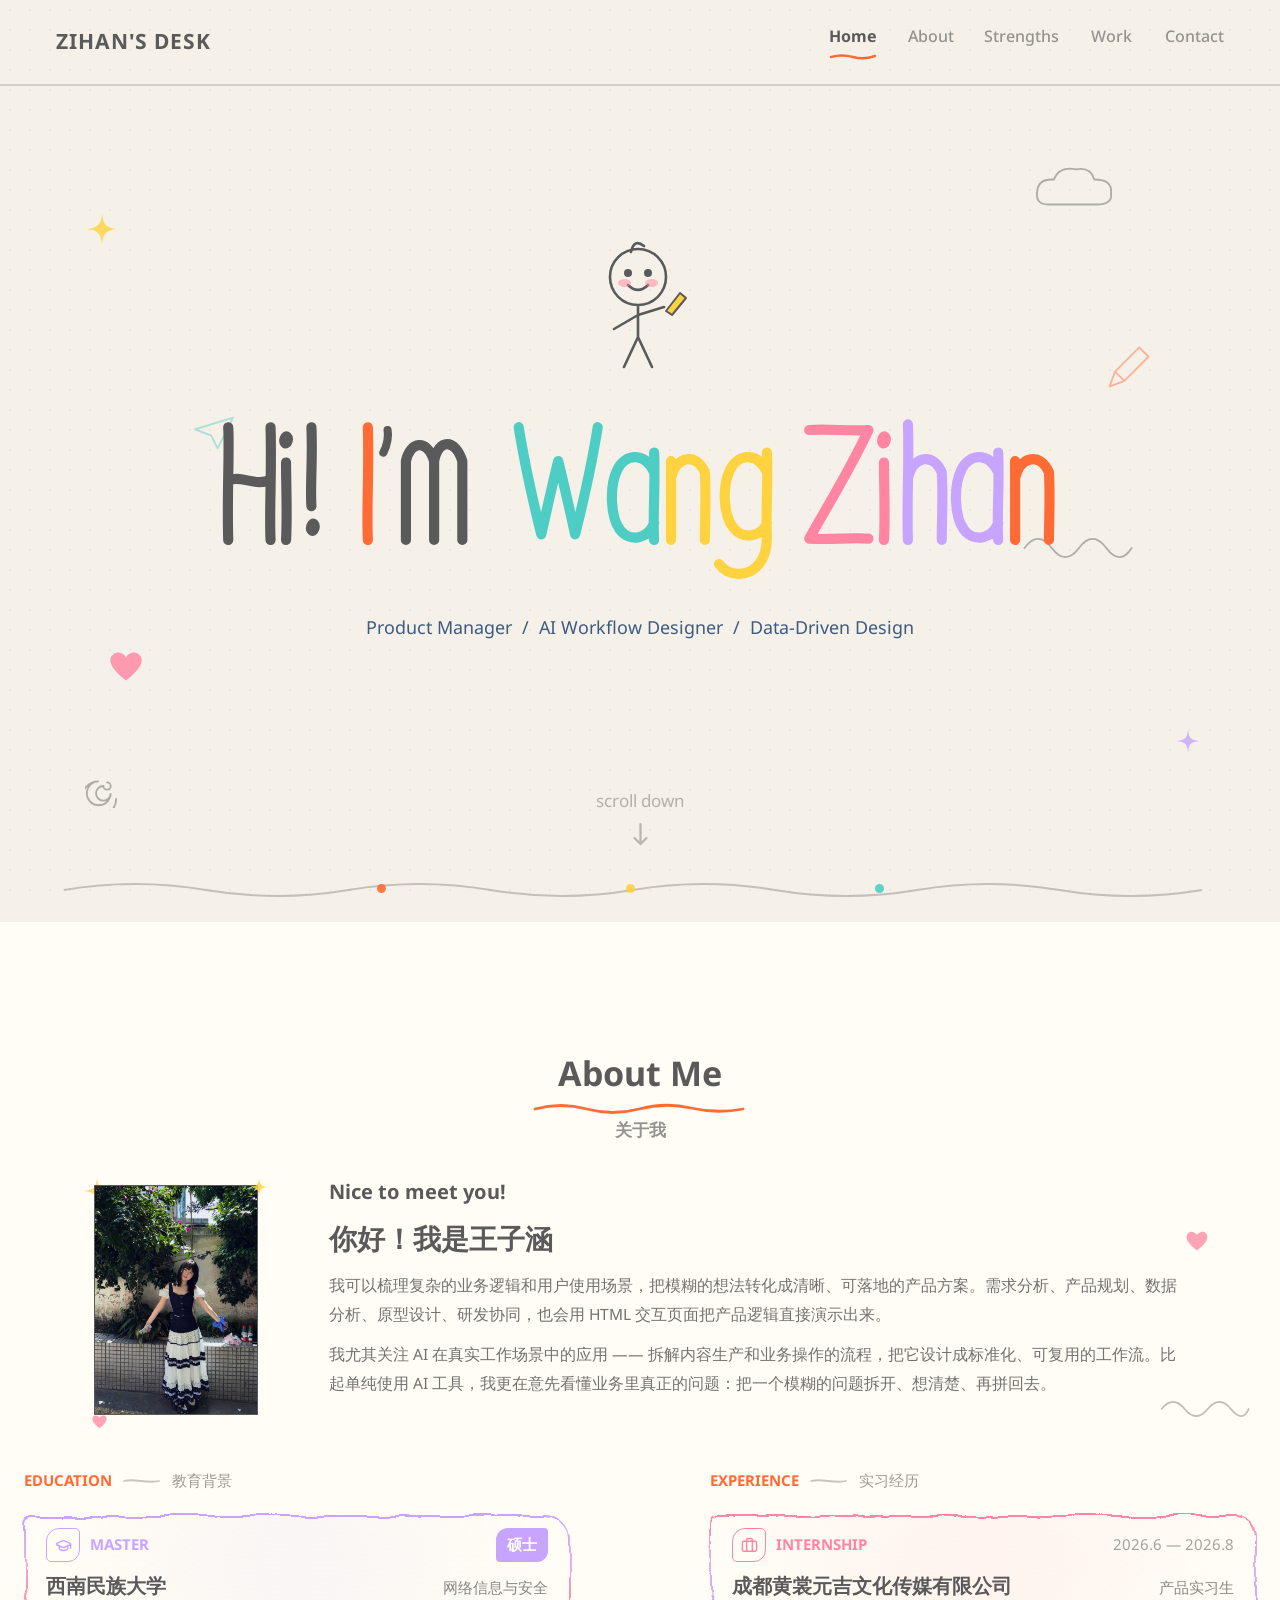
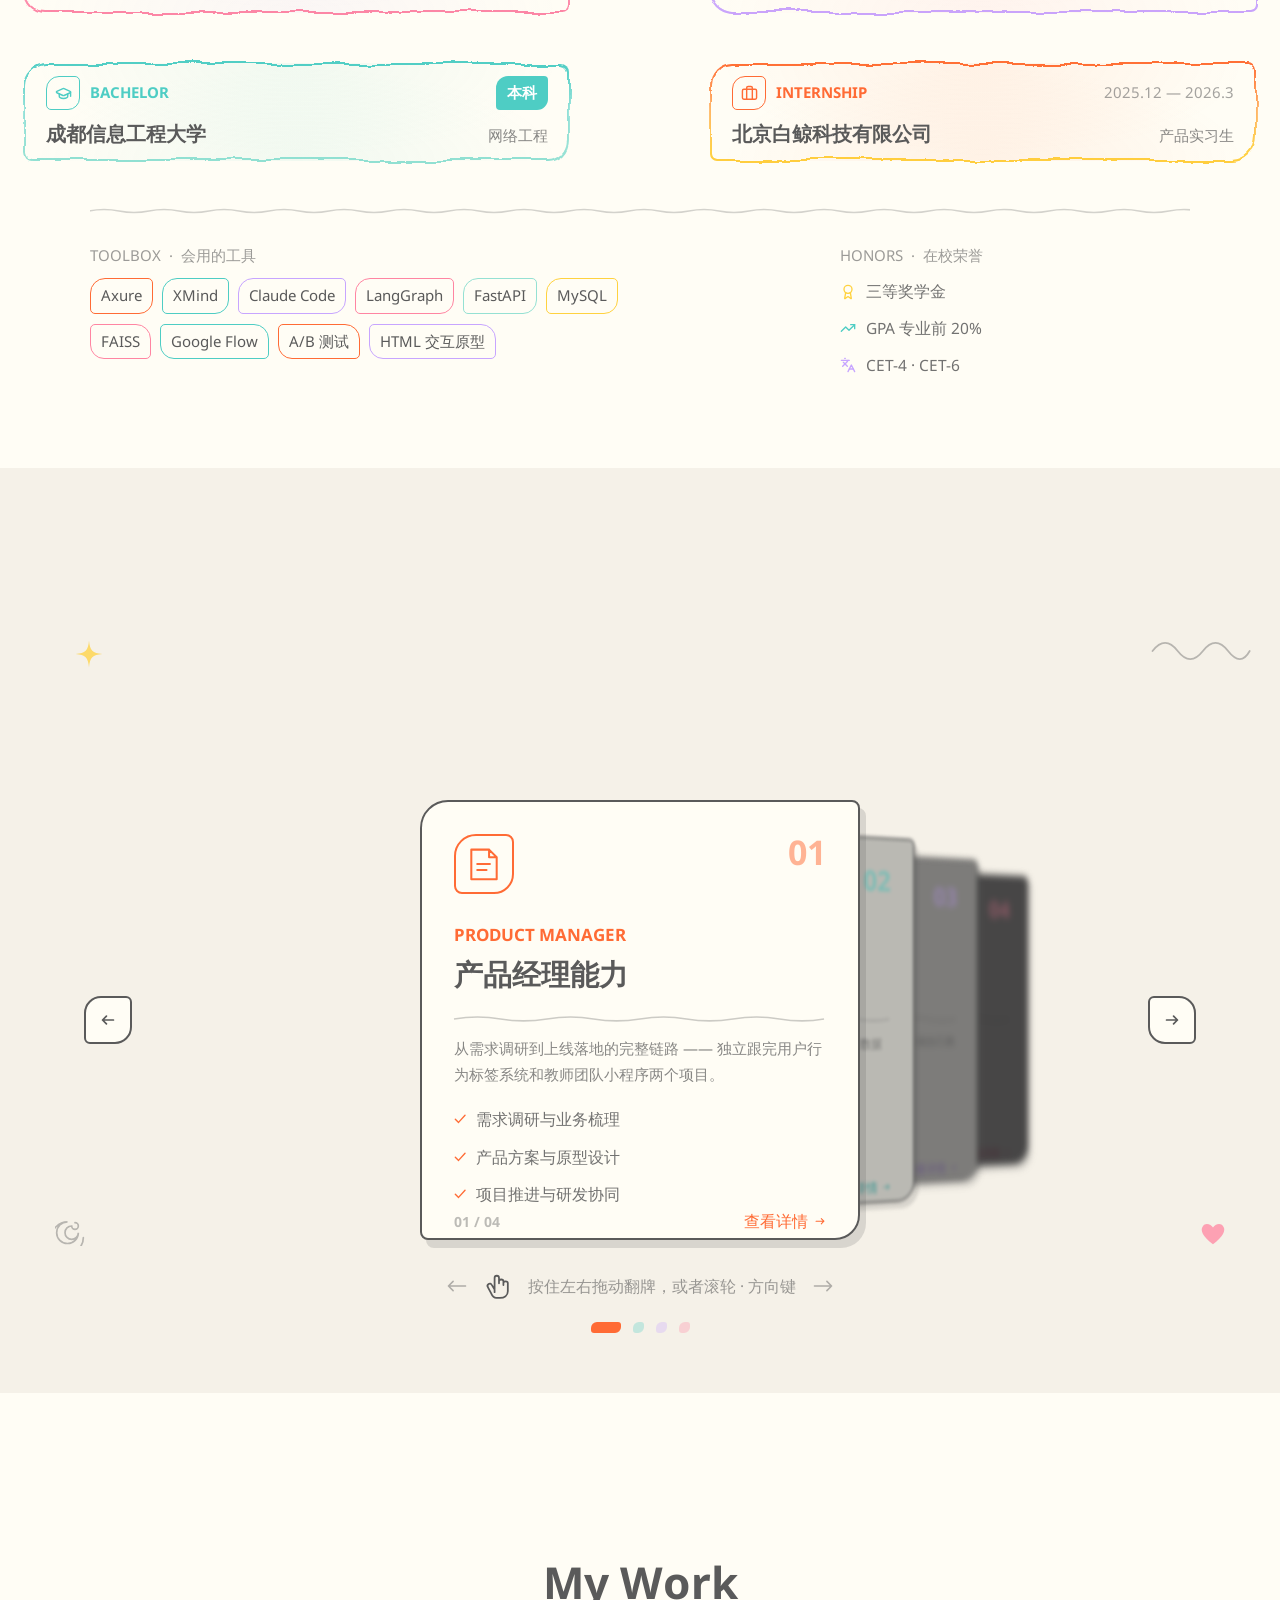
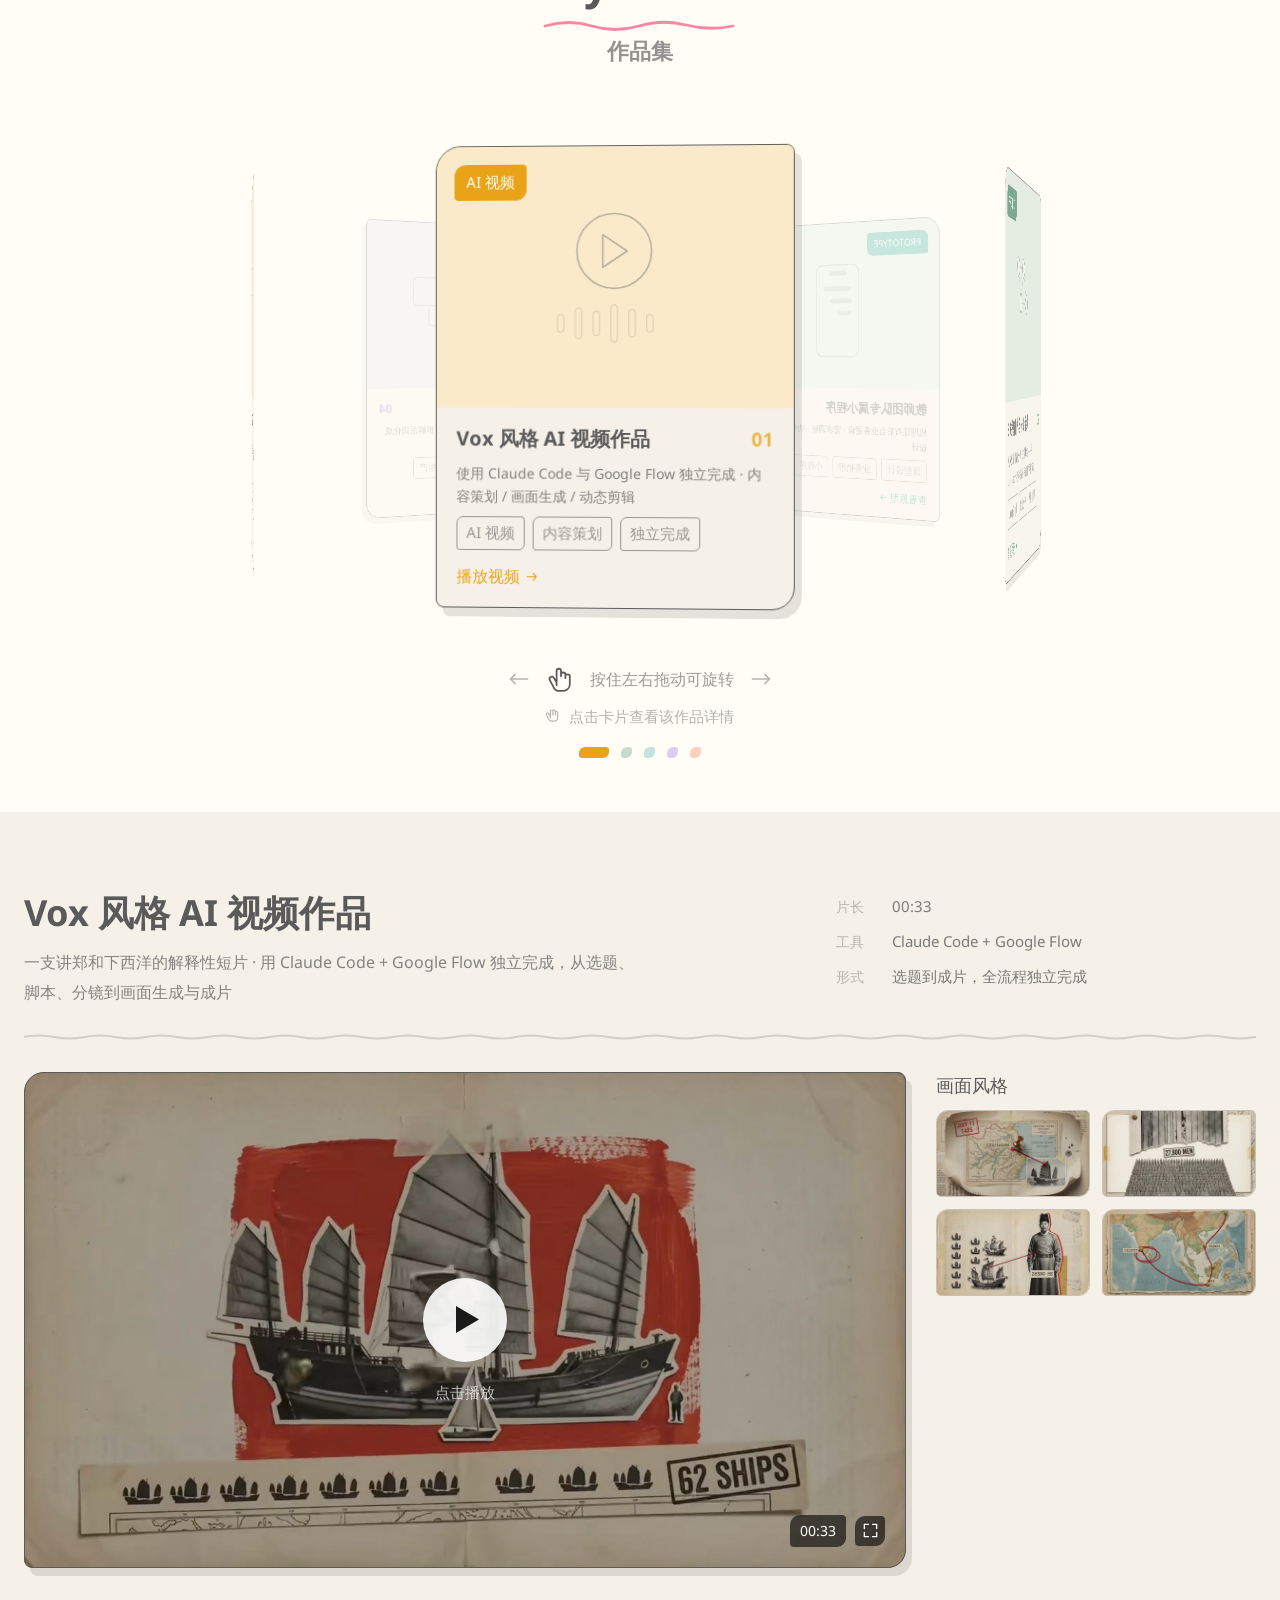
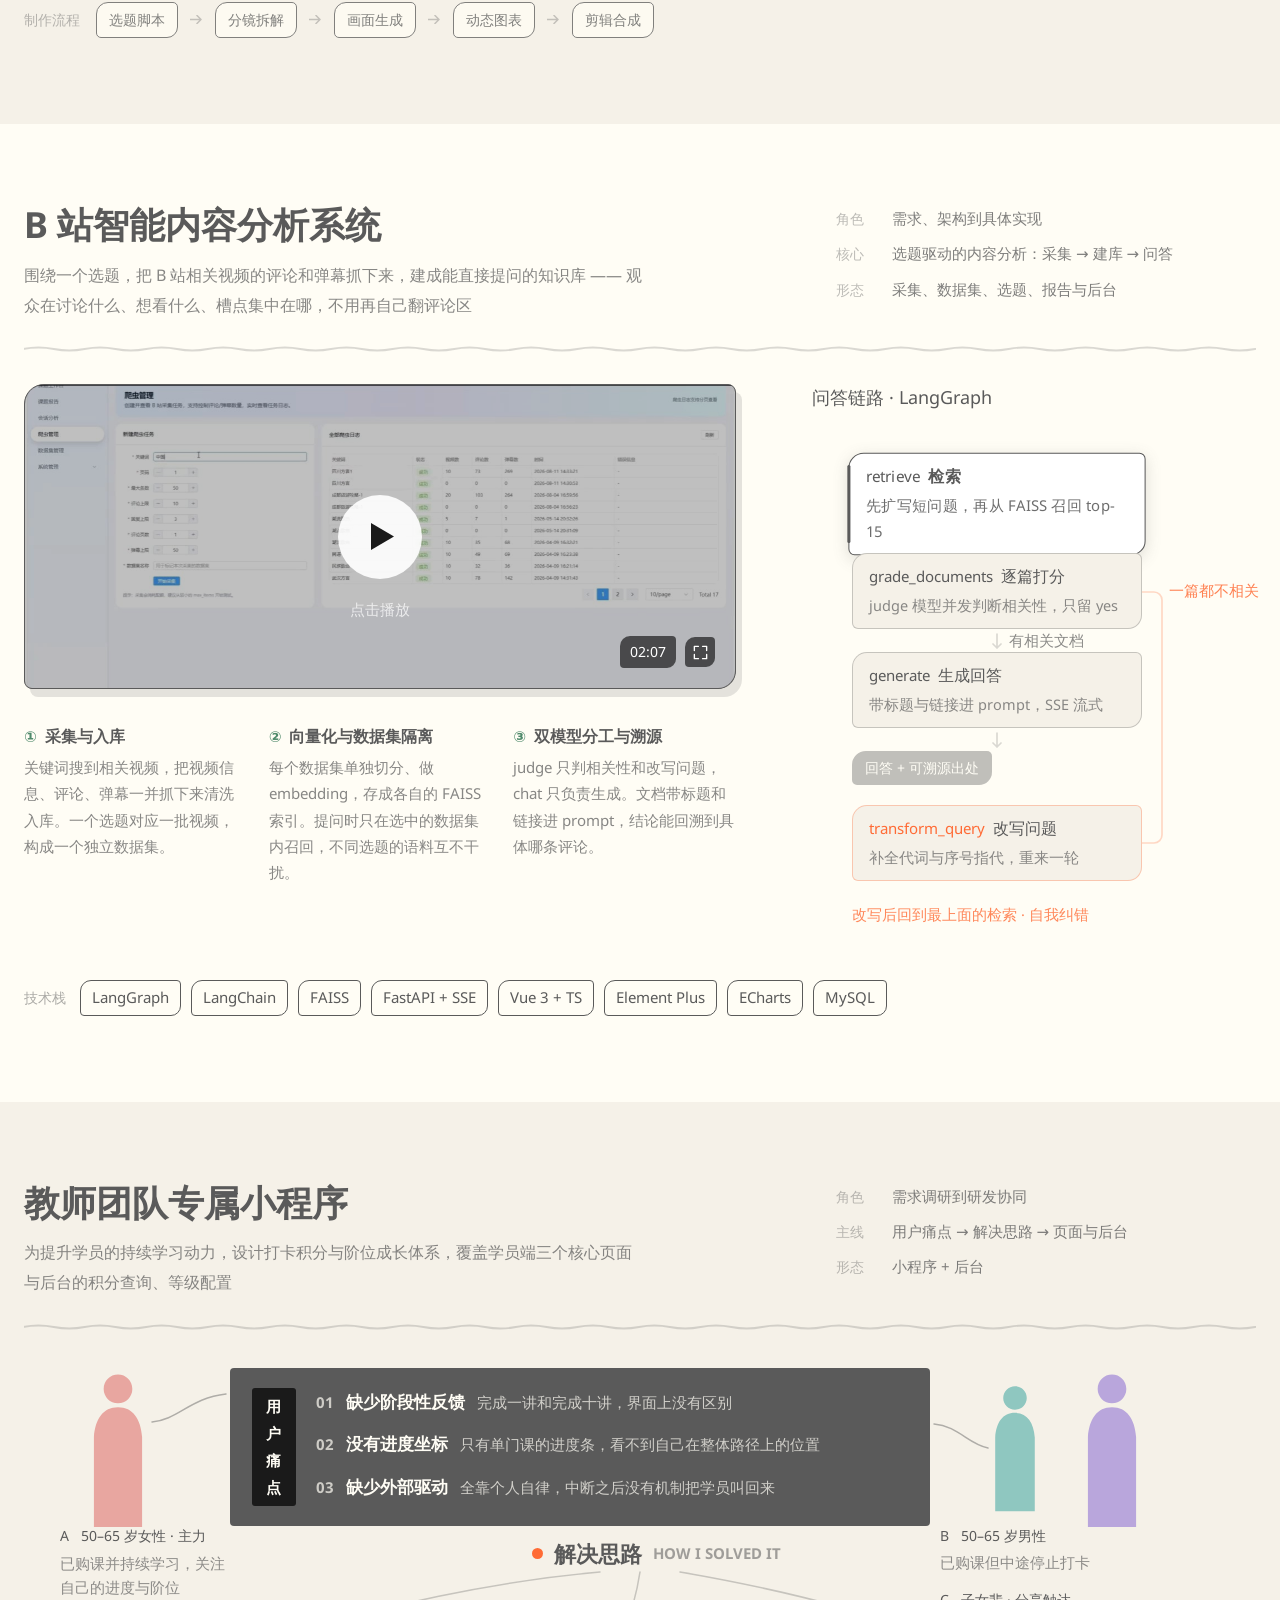
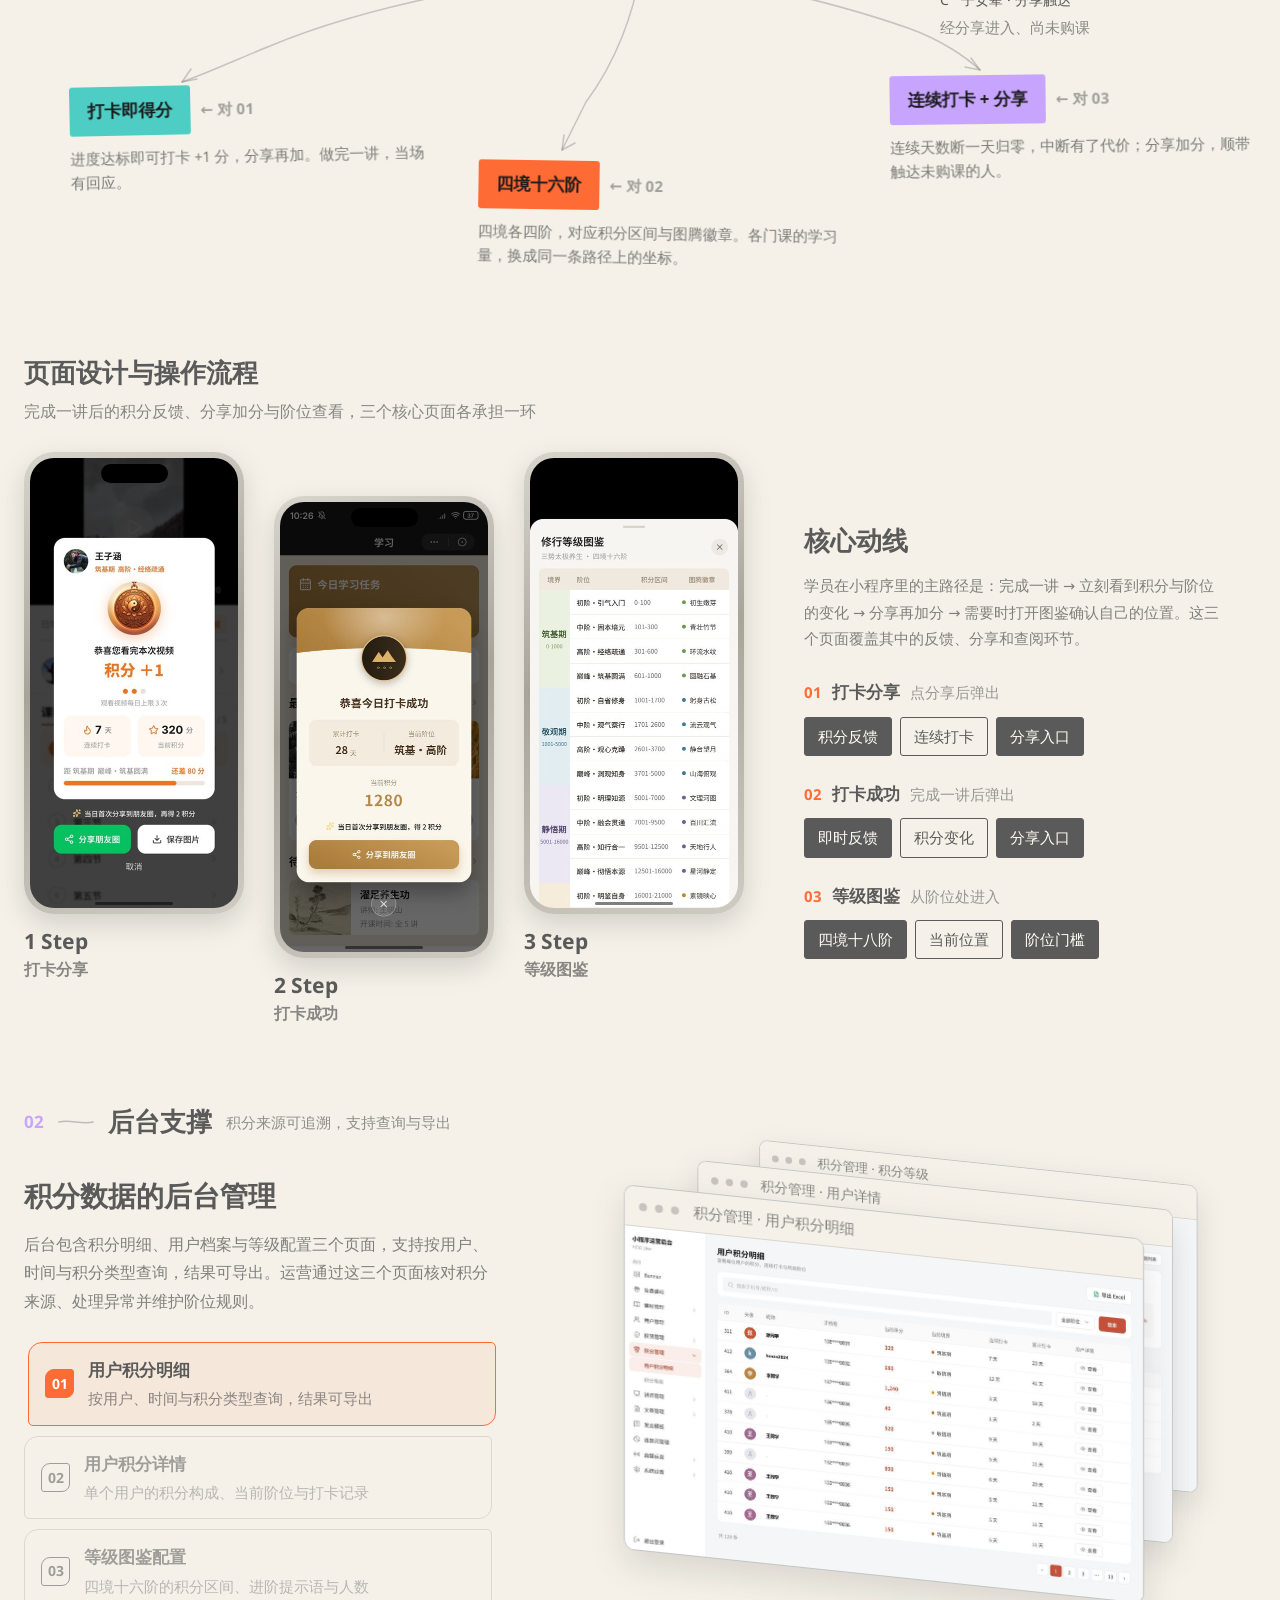
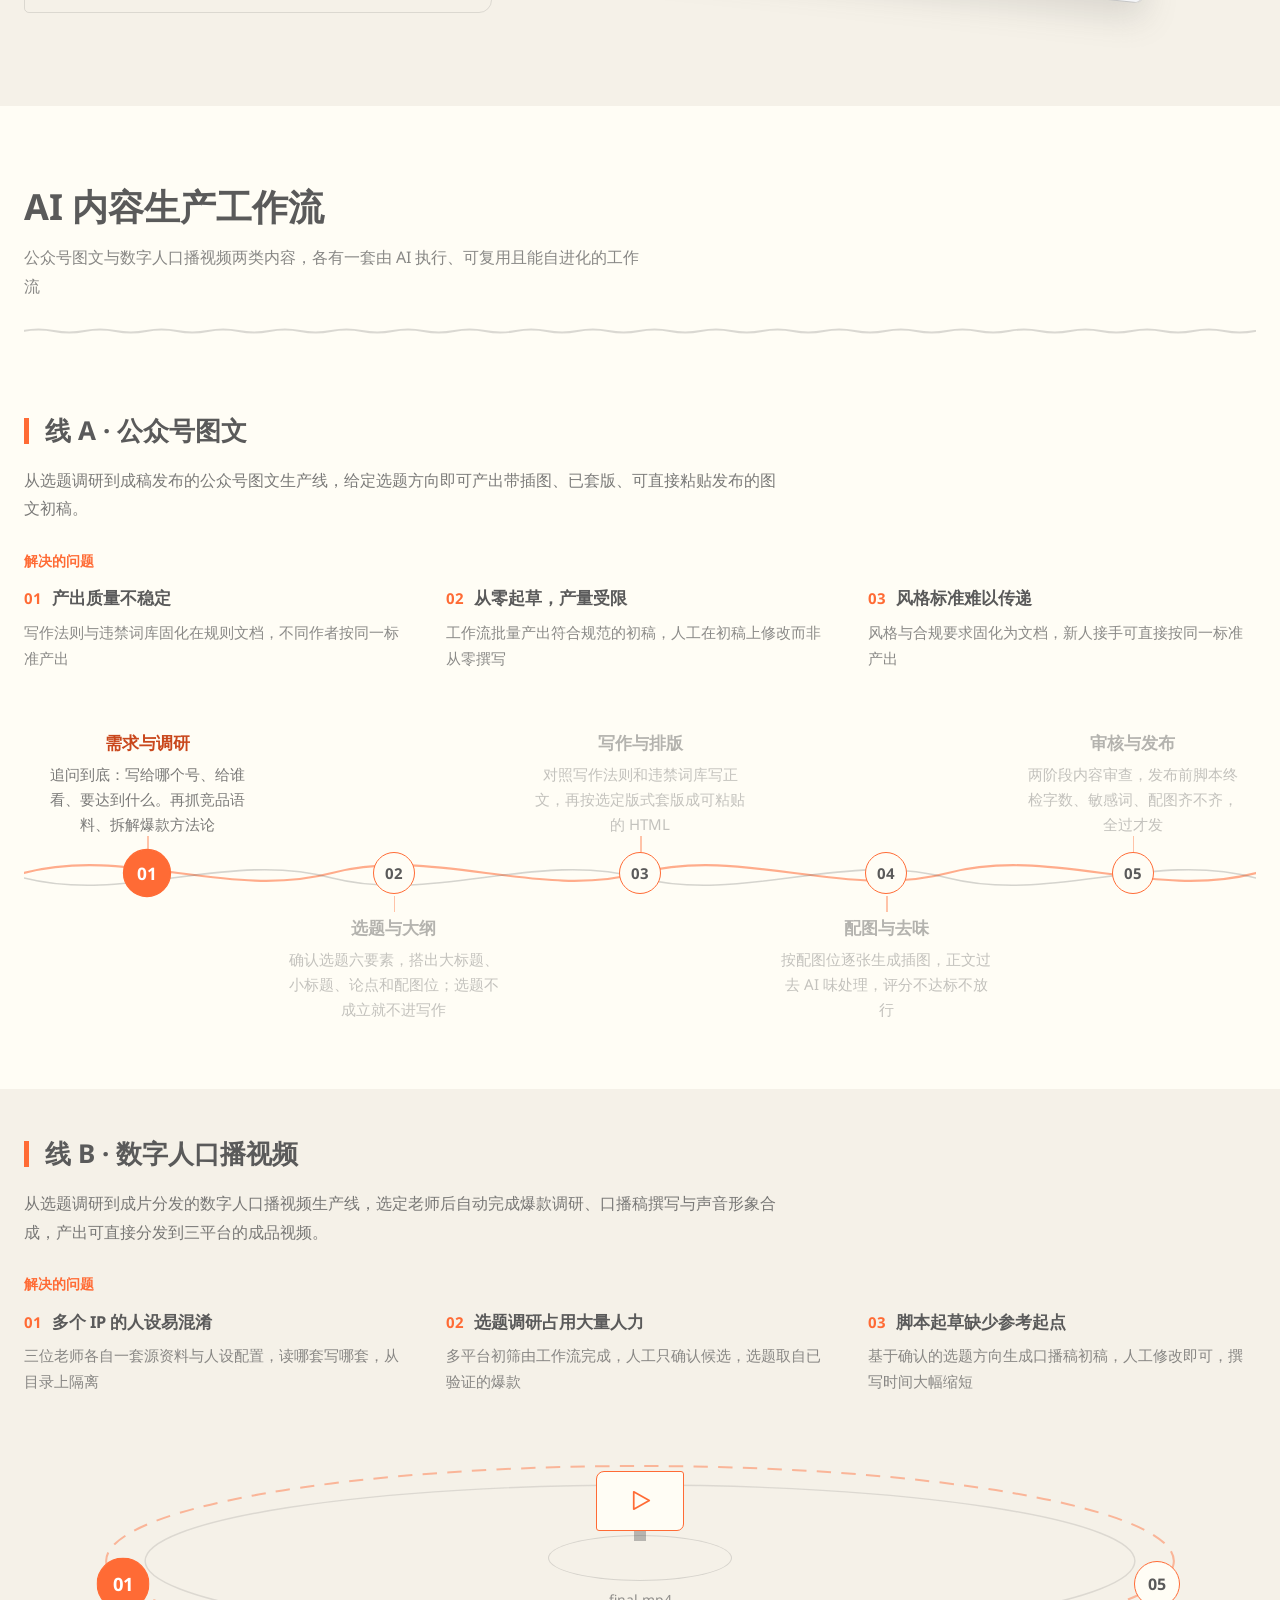
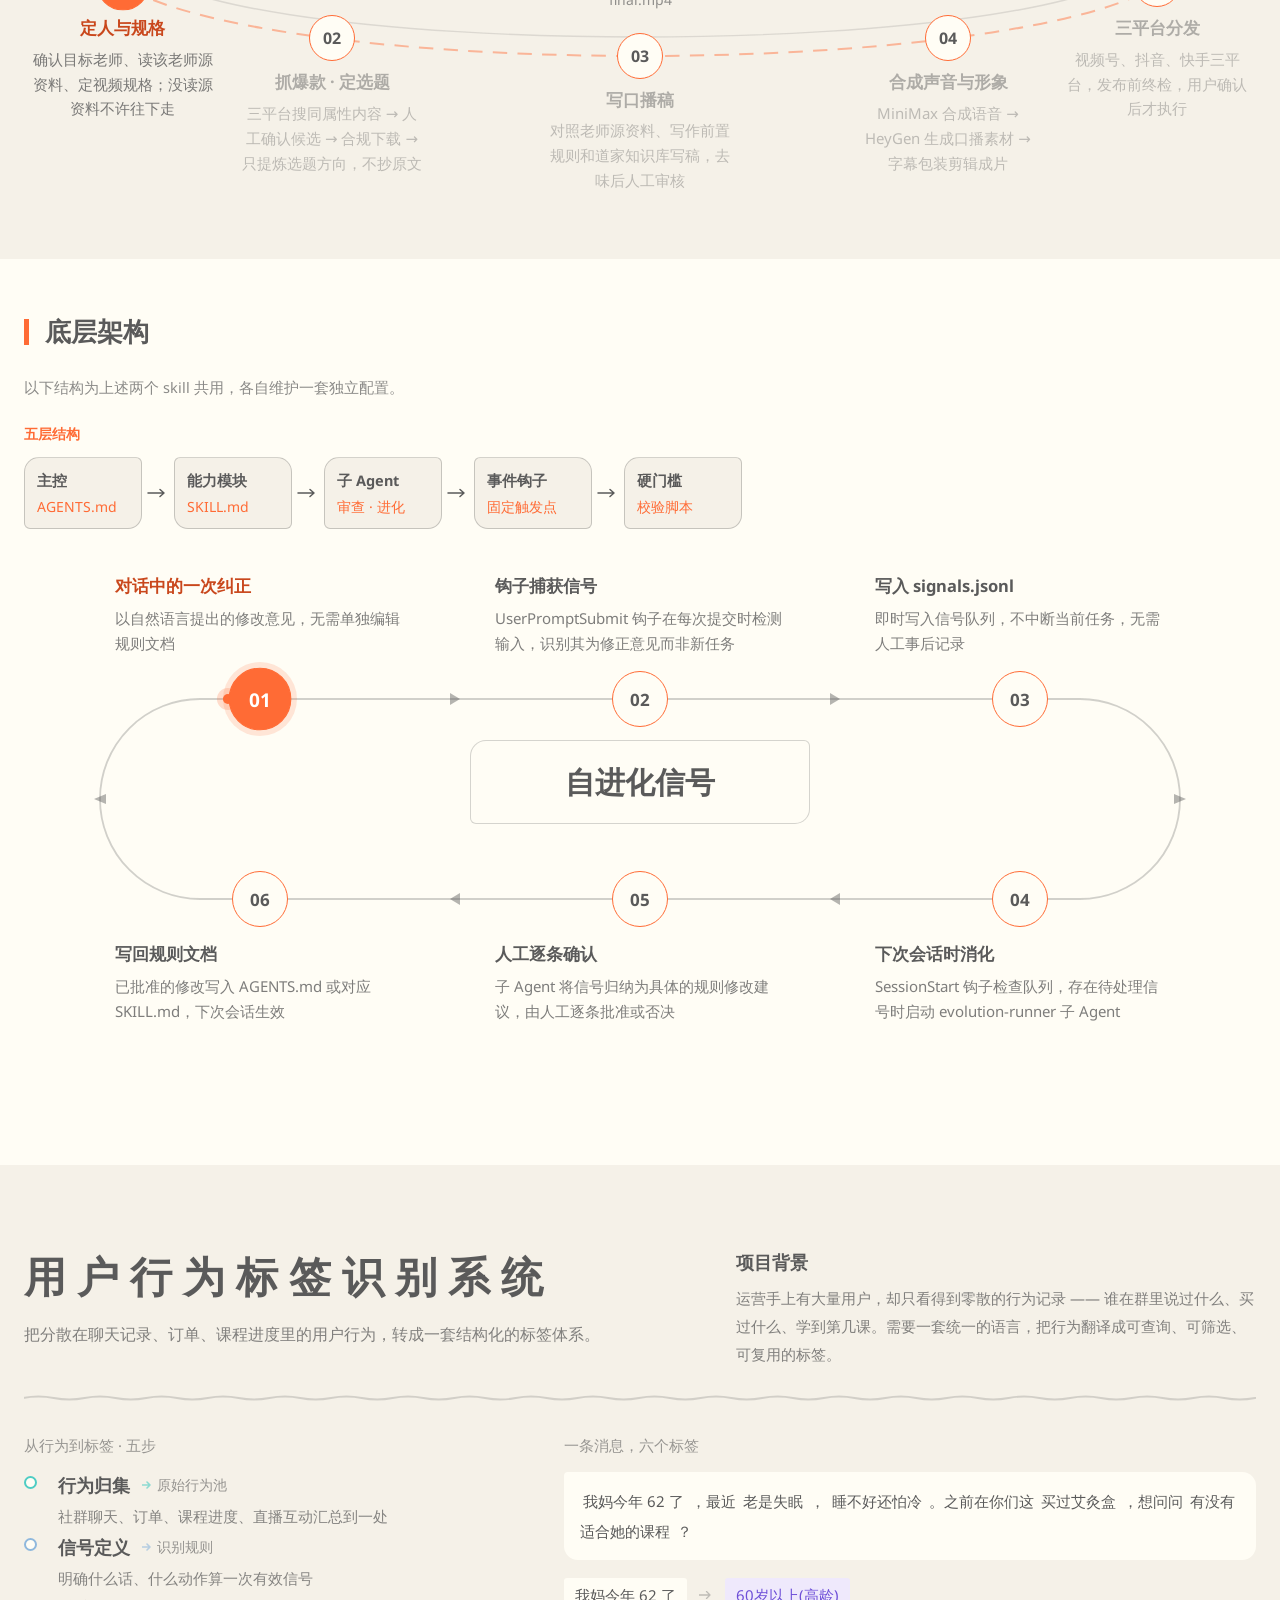
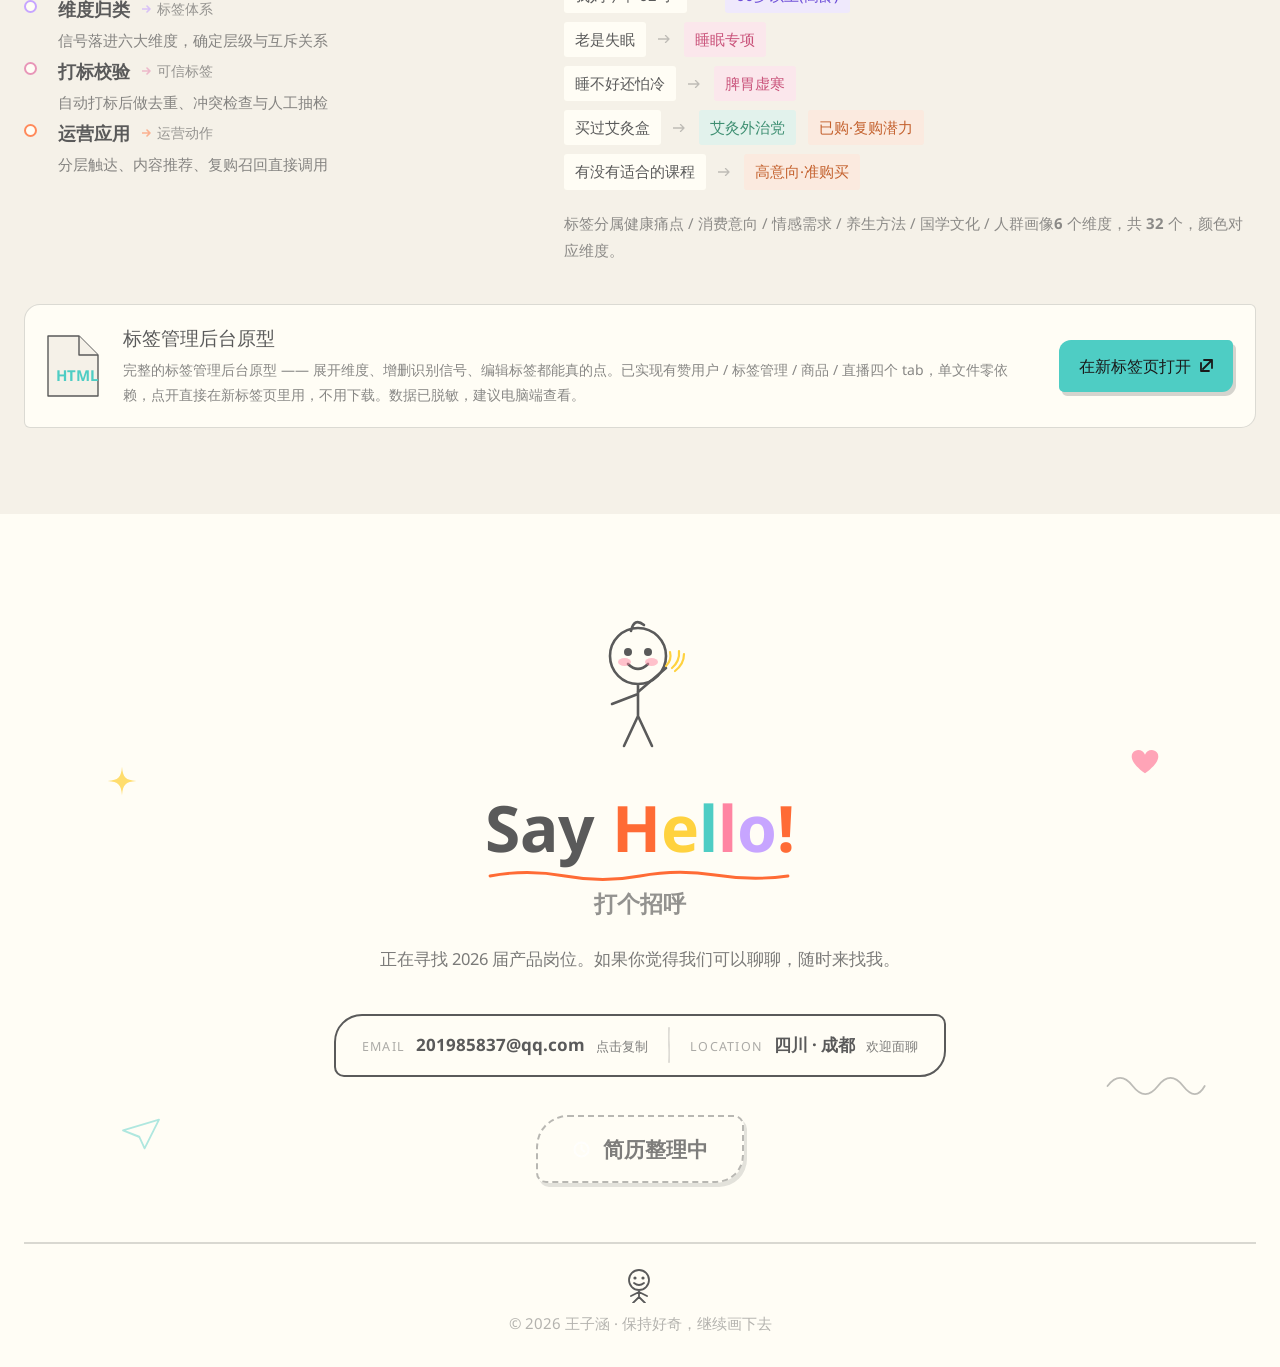
<file: index.html>
<!DOCTYPE html>
<html lang="zh-CN">
<head>
<meta charset="UTF-8">
<meta name="viewport" content="width=device-width, initial-scale=1">
<title>ZIHAN'S DESK · 王子涵</title>
<meta name="description" content="产品经理 / AI 工作流设计 / 数据驱动设计 — 个人作品集">

<link rel="preload" href="fonts/PermanentMarker-400.woff2" as="font" type="font/woff2" crossorigin>
<link rel="preload" href="fonts/Kalam-400.woff2" as="font" type="font/woff2" crossorigin>
<link rel="stylesheet" href="css/fonts.css">
<link rel="stylesheet" href="css/base.css">
<link rel="stylesheet" href="css/loader.css">
<link rel="stylesheet" href="css/navbar.css">
<link rel="stylesheet" href="css/hero.css">
<link rel="stylesheet" href="css/electric-border.css">
<link rel="stylesheet" href="css/section-title.css">
<link rel="stylesheet" href="css/about.css">
<link rel="stylesheet" href="css/strengths.css">
<link rel="stylesheet" href="css/work.css">
<link rel="stylesheet" href="css/work-detail.css?v=2">
<link rel="stylesheet" href="css/work-tags.css">
<link rel="stylesheet" href="css/contact.css?v=2">
<script>
/* 入场动画的初始态（opacity:0）只在 JS 可用时才生效。
   否则脚本一挂，整块内容就永远是透明的。放在 head 里同步执行，
   避免先渲染出可见状态再被隐藏造成闪烁。 */
document.documentElement.classList.add('js-anim');

/* 每次进站都直接就在第一屏 —— 不是"滑"回去，是根本没离开过。
   三件事缺一不可：
   1. 关掉浏览器的滚动位置记忆，否则刷新会恢复到上次的位置；
   2. 抹掉地址里的 hash，否则浏览器会自己跳到那一段；
   3. 置顶时必须绕开 html 上的 scroll-behavior:smooth，
      否则 scrollTo 会变成一次平滑滚动，人就看见"滑过去"的过程了。
   ?dev=1 下全部跳过：开发预览要靠 hash 定位到指定板块。 */
(function () {
  if (/[?&]dev=/.test(location.search)) return;

  if ('scrollRestoration' in history) history.scrollRestoration = 'manual';
  if (location.hash) history.replaceState(null, '', location.pathname + location.search);

  /* 人只要自己滑过一次，后面就不许再抢他的位置。
     window.load 要等所有资源（含十几 MB 的视频）都下载完才触发，
     那时人早滑到半路了，这时候再置顶就不是「进站即首屏」，
     而是把人硬拽回去。开屏遮罩期间 body 锁着滚动，
     所以揭幕时那次置顶不受这个开关影响。 */
  var userScrolled = false;
  window.addEventListener('scroll', function () { userScrolled = true; },
                          { passive: true, once: true });

  function jumpTop() {
    if (userScrolled) return;
    var h = document.documentElement, keep = h.style.scrollBehavior;
    h.style.scrollBehavior = 'auto';     // 绕开 smooth，瞬间到位
    window.scrollTo(0, 0);
    h.style.scrollBehavior = keep;
  }
  window.__jumpTop = jumpTop;

  jumpTop();
  document.addEventListener('DOMContentLoaded', jumpTop);
  window.addEventListener('load', jumpTop);
})();
</script>
</head>
<body>

<!-- 全站共用的滤镜。ink-wobble 给手绘线条一点永不停歇的蠕动：
     一张很慢向上滚的噪声图把线的每一点推开约 ±1px，
     所以那条线看着像刚画上去、墨还没干。 -->
<svg class="global-defs" width="0" height="0" aria-hidden="true">
  <defs>
    <filter id="ink-wobble" x="-4%" y="-260%" width="108%" height="620%" color-interpolation-filters="sRGB">
      <feTurbulence type="fractalNoise" baseFrequency="0.016 0.05" numOctaves="2" seed="7" result="n"/>
      <feOffset in="n" dx="0" dy="0" result="no">
        <animate attributeName="dy" values="0;-36" dur="9s" repeatCount="indefinite" calcMode="linear"/>
      </feOffset>
      <feDisplacementMap in="SourceGraphic" in2="no" scale="2.4" xChannelSelector="R" yChannelSelector="G"/>
    </filter>
  </defs>
</svg>

<!-- ============================================================
     00 · 开屏 Loading
     ============================================================ -->
<div class="loader" id="loader">
  <div class="loader__doodles">
    <svg class="doodle" style="left:20.8%;top:24.4%" width="30" height="30" viewBox="-2 -2 34 34" fill="none" aria-hidden="true">
      <path d="M15 0c1 11 4 14 15 15-11 1-14 4-15 15-1-11-4-14-15-15 11-1 14-4 15-15z" fill="var(--yellow)" opacity=".7"/>
    </svg>
    <svg class="doodle" style="left:72.9%;top:26.7%" width="110" height="36" viewBox="-2 -2 114 40" fill="none" aria-hidden="true">
      <path d="M0 18q14-18 28 0t28 0 28 0 24 0" stroke="var(--pencil)" stroke-width="2" stroke-linecap="round" stroke-linejoin="round" opacity=".4"/>
    </svg>
    <svg class="doodle" style="left:77.8%;top:71.1%" width="34" height="30" viewBox="-2 -2 38 34" fill="none" aria-hidden="true">
      <path d="M17 29c-14-10-17-18-14-23 5-6 12-3 14 2 2-5 9-8 14-2 3 5 0 13-14 23z" fill="var(--pink)" opacity=".7"/>
    </svg>
    <svg class="doodle" style="left:19.4%;top:68.9%" width="40" height="32" viewBox="-2 -2 44 36" fill="none" aria-hidden="true">
      <path d="M2 13l36-11-15 28-6-11z m0 0l15 6" stroke="var(--teal)" stroke-width="2" stroke-linecap="round" stroke-linejoin="round" opacity=".4"/>
    </svg>
  </div>

  <!-- 01 · 小人边画边等 -->
  <svg class="mascot mascot--bounce" width="132" height="150" viewBox="-4 -4 132 150" fill="none" role="img" aria-label="正在加载">
    <path d="M32 42a28 28 0 1 0 56 0 28 28 0 1 0-56 0m21-25q3-14 13-6m-16 39q10 10 20 0m-10 20l0 32m0-22l-24 14m24-14l26-8m-26 30l-14 30m14-30l14 30"
          stroke="var(--pencil)" stroke-width="2.6" stroke-linejoin="round" stroke-linecap="round"/>
    <ellipse class="mascot__eye" cx="50" cy="38" rx="4" ry="4" fill="var(--pencil)"/>
    <ellipse class="mascot__eye" cx="70" cy="38" rx="4" ry="4" fill="var(--pencil)"/>
    <g transform="translate(84 54)">
      <path d="M4 22l14-18 6 5-14 17z m0 0l5 3" fill="var(--yellow)" stroke="var(--pencil)" stroke-width="2" stroke-linejoin="round"/>
    </g>
    <g transform="translate(102 40)" opacity=".7">
      <path class="mascot__trail" d="M0 20q10-18 20-6t22-8" stroke="var(--orange)" stroke-width="2.2" stroke-linecap="round"/>
    </g>
  </svg>

  <!-- 02 · 手绘进度条 -->
  <p class="loader__label">Drawing...</p>
  <div class="loader__bar"><div class="loader__fill" id="loaderFill"></div></div>
  <p class="loader__percent"><span id="loaderPercent">0</span>%</p>
</div>


<!-- ============================================================
     component/Navbar
     ============================================================ -->
<header class="navbar" id="navbar">
  <div class="navbar__bar">
    <a class="navbar__wordmark" href="#home">ZIHAN'S DESK</a>
    <nav>
      <ul class="navbar__menu">
        <li><a class="nav-item is-active" href="#home" data-nav="home">
          <span class="nav-item__label">Home</span>
          <svg class="nav-item__underline" viewBox="0 -3 44 6" fill="none" aria-hidden="true"><path d="M0 1q11-3 22 0t22-1" pathLength="1"/></svg>
        </a></li>
        <li><a class="nav-item" href="#about" data-nav="about">
          <span class="nav-item__label">About</span>
          <svg class="nav-item__underline" viewBox="0 -3 44 6" fill="none" aria-hidden="true"><path d="M0 1q11-3 22 0t22-1" pathLength="1"/></svg>
        </a></li>
        <li><a class="nav-item" href="#strengths" data-nav="strengths">
          <span class="nav-item__label">Strengths</span>
          <svg class="nav-item__underline" viewBox="0 -3 44 6" fill="none" aria-hidden="true"><path d="M0 1q11-3 22 0t22-1" pathLength="1"/></svg>
        </a></li>
        <li><a class="nav-item" href="#work" data-nav="work">
          <span class="nav-item__label">Work</span>
          <svg class="nav-item__underline" viewBox="0 -3 44 6" fill="none" aria-hidden="true"><path d="M0 1q11-3 22 0t22-1" pathLength="1"/></svg>
        </a></li>
        <li><a class="nav-item" href="#contact" data-nav="contact">
          <span class="nav-item__label">Contact</span>
          <svg class="nav-item__underline" viewBox="0 -3 44 6" fill="none" aria-hidden="true"><path d="M0 1q11-3 22 0t22-1" pathLength="1"/></svg>
        </a></li>
      </ul>
    </nav>
  </div>
  <svg class="navbar__rule" viewBox="0 -2 1440 4" preserveAspectRatio="none" fill="none" aria-hidden="true">
    <path d="M0 0l1440 0"/>
  </svg>
</header>


<main>
<!-- ============================================================
     01 · 首页 Hero
     ============================================================ -->
<section class="hero" id="home" data-section="home">

  <!-- 07 · 涂鸦在呼吸 -->
  <div class="hero__doodles" aria-hidden="true">
    <svg class="doodle doodle--float" style="left:6.67%;top:21.1%;--dur:4.9s;--delay:-1.2s" width="34" height="34" viewBox="-2 -2 38 38" fill="none">
      <path d="M17 0c1.4 12.5 4.5 15.6 17 17-12.5 1.4-15.6 4.5-17 17-1.4-12.5-4.5-15.6-17-17 12.5-1.4 15.6-4.5 17-17z" fill="var(--yellow)" opacity=".8"/>
    </svg>
    <svg class="doodle doodle--float" style="left:80.6%;top:15.6%;--dur:6.2s;--delay:-4.6s" width="86" height="48" viewBox="-2 -2 90 52" fill="none">
      <path d="M14 44q-14 0-12-14 1-14 18-13 6-15 24-11 16-3 20 11 20 0 18 15 2 12-16 12z" stroke="var(--pencil)" stroke-width="2" opacity=".45"/>
    </svg>
    <svg class="doodle doodle--float" style="left:14.9%;top:43.6%;--dur:5.3s;--delay:-2.9s" width="46" height="38" viewBox="-2 -2 50 42" fill="none">
      <path d="M2 15l42-13-17 34-7-14z m0 0l18 7" stroke="var(--teal)" stroke-width="2" stroke-linecap="round" stroke-linejoin="round" opacity=".45"/>
    </svg>
    <svg class="doodle doodle--float" style="left:8.3%;top:69.6%;--dur:4.2s;--delay:-3.7s" width="40" height="36" viewBox="-2 -2 44 40" fill="none">
      <path d="M20 34c-16-12-20-21-16-27 5-7 14-4 16 2 2-6 11-9 16-2 4 6 0 15-16 27z" fill="var(--pink)" opacity=".8"/>
    </svg>
    <svg class="doodle doodle--float" style="left:79.6%;top:56.2%;--dur:6.5s;--delay:-5.5s" width="120" height="40" viewBox="-2 -2 124 44" fill="none">
      <path d="M0 20q15-20 30 0t30 0 30 0 28 0" stroke="var(--pencil)" stroke-width="2" stroke-linecap="round" stroke-linejoin="round" opacity=".45"/>
    </svg>
    <svg class="doodle doodle--float" style="left:91.8%;top:78.4%;--dur:4.4s;--delay:-0.6s" width="26" height="26" viewBox="-2 -2 30 30" fill="none">
      <path d="M13 0c1 9.5 3.5 12 13 13-9.5 1-12 3.5-13 13-1-9.5-3.5-12-13-13 9.5-1 12-3.5 13-13z" fill="var(--purple)" opacity=".8"/>
    </svg>
    <svg class="doodle doodle--float" style="left:6.67%;top:82.4%;--dur:5.9s;--delay:-6.3s" width="44" height="44" viewBox="-2 -2 48 48" fill="none">
      <path d="M22 18a4 4 0 1 1-4 4 8 8 0 1 0 8 8 13 13 0 1 1-13-13 19 19 0 1 0 19 19" stroke="var(--pencil)" stroke-width="2" stroke-linecap="round" opacity=".45"/>
    </svg>
    <svg class="doodle doodle--float" style="left:86.1%;top:35.3%;--dur:5.1s;--delay:-2.1s" width="54" height="54" viewBox="-2 -2 58 58" fill="none">
      <path d="M6 48l6-16 26-26 10 10-26 26z m6-16l10 10" stroke="var(--orange)" stroke-width="2" stroke-linecap="round" stroke-linejoin="round" opacity=".45"/>
    </svg>
  </div>

  <div class="hero__center">

    <!-- 小人 -->
    <svg class="mascot hero__mascot" width="132" height="150" viewBox="-4 -4 132 150" fill="none" aria-hidden="true">
      <path d="M32 42a28 28 0 1 0 56 0 28 28 0 1 0-56 0m21-25q3-14 13-6m-16 39q10 10 20 0m-10 20l0 32m0-22l-24 14m24-14l26-8m-26 30l-14 30m14-30l14 30"
            stroke="var(--pencil)" stroke-width="2.6" stroke-linejoin="round" stroke-linecap="round"/>
      <ellipse cx="46.5" cy="48" rx="6.5" ry="4" fill="var(--pink)" opacity=".5"/>
      <ellipse cx="73.5" cy="48" rx="6.5" ry="4" fill="var(--pink)" opacity=".5"/>
      <ellipse class="mascot__eye" cx="50" cy="38" rx="4" ry="4" fill="var(--pencil)"/>
      <ellipse class="mascot__eye" cx="70" cy="38" rx="4" ry="4" fill="var(--pencil)"/>
      <g transform="translate(84 54)">
        <g class="mascot__pencil">
          <path d="M4 22l14-18 6 5-14 17z m0 0l5 3" fill="var(--yellow)" stroke="var(--pencil)" stroke-width="2" stroke-linejoin="round"/>
        </g>
      </g>
    </svg>

    <!-- 04+05 · 标题一个字母一个字母写出来，六色分组 -->
    <svg class="hero__title" id="heroTitle" viewBox="0 0 624 140" fill="none" role="img" aria-label="Hi! I'm Wang Zihan">
      <!-- Hi! -->
      <g>
        <path class="ltr" d="M20 100c-1-32 1-62 0-80m0 38c8-5 20 5 30-1m0-37c1 32-1 58 0 80" stroke="var(--pencil)" stroke-width="7.2"/>
        <path class="ltr" d="M60 28c1-3 3-1 2 2-1 3-3 1-2-2m1 17c0 17 1 37 0 55" stroke="var(--pencil)" stroke-width="7.2"/>
        <path class="ltr" d="M79 20c1 24-1 42 0 56m0 14c1-3 3-1 2 2-1 3-3 1-2-2" stroke="var(--pencil)" stroke-width="7.2"/>
      </g>
      <!-- I'm -->
      <g transform="translate(14 0)">
        <path class="ltr" d="M105 20c1 32-1 56 0 80" stroke="var(--orange)" stroke-width="7.2"/>
        <path class="ltr" d="M119 22c1 6-1 12-3 16" stroke="var(--pencil)" stroke-width="5.76"/>
        <path class="ltr" d="M132 100c0-22 0-45 0-56 3-14 15-16 20 0 0 18 0 38 0 56m0-56c3-16 15-16 20 0 0 18 0 38 0 56" stroke="var(--pencil)" stroke-width="7.2"/>
      </g>
      <!-- Wang -->
      <g transform="translate(30 0)">
        <path class="ltr" d="M196 20c4 25 10 52 16 76 4-18 8-36 12-52 4 16 8 34 12 52 6-24 12-51 16-76" stroke="var(--teal)" stroke-width="7.2"/>
        <path class="ltr" d="M292 52c-6-14-20-14-26-2-6 12-5 34 2 43 7 9 20 6 24-5m0-50c1 22-1 44 0 62" stroke="var(--teal)" stroke-width="7.2"/>
        <path class="ltr" d="M304 100c0-22 0-44 0-56m0 12c4-16 18-18 24-4 1 18 0 33 0 48" stroke="var(--yellow)" stroke-width="7.2"/>
        <path class="ltr" d="M372 52c-6-14-20-14-26-2-6 12-5 32 2 41 7 9 20 7 24-3m0-50c1 20-1 40 0 60 0 16-8 26-20 26-6 0-11-3-14-7" stroke="var(--yellow)" stroke-width="7.2"/>
      </g>
      <!-- Zihan -->
      <g transform="translate(36 0)">
        <path class="ltr" d="M396 22c14-1 30 1 42 0-12 26-28 52-42 77 14 1 30-1 42 0" stroke="var(--pink)" stroke-width="7.2"/>
        <path class="ltr" d="M448 28c1-3 3-1 2 2-1 3-3 1-2-2m1 17c0 17 1 37 0 55" stroke="var(--pink)" stroke-width="7.2"/>
        <path class="ltr" d="M466 18c1 28-1 56 0 82m0-44c4-16 18-18 24-4 1 18 0 33 0 48" stroke="var(--purple)" stroke-width="7.2"/>
        <path class="ltr" d="M530 52c-6-14-20-14-26-2-6 12-5 34 2 43 7 9 20 6 24-5m0-50c1 22-1 44 0 62" stroke="var(--purple)" stroke-width="7.2"/>
        <path class="ltr" d="M542 100c0-22 0-44 0-56m0 12c4-16 18-18 24-4 1 18 0 33 0 48" stroke="var(--orange)" stroke-width="7.2"/>
      </g>
    </svg>

    <!-- 副标题 + 06 · 荧光笔划过 -->
    <p class="hero__subtitle">
      <span class="hero__highlighter" aria-hidden="true"></span>
      <span class="hero__subtitle-text">Product Manager&nbsp; /&nbsp; AI Workflow Designer&nbsp; /&nbsp; Data-Driven Design</span>
    </p>

    <!-- 08 · 按钮会躲一下 -->
    <div class="hero__cta">
      <a class="btn-hand btn-hand--l" href="#work" style="--btn-fill:var(--orange)">
        <span class="btn-hand__label">View My Work</span>
      </a>
      <a class="btn-hand btn-hand--r" href="#contact" style="--btn-fill:var(--teal)">
        <span class="btn-hand__label">Say Hello</span>
      </a>
    </div>
  </div>

  <!-- 11 · 往下看看 -->
  <button class="hero__scroll-hint" id="scrollHint" type="button" aria-label="向下滚动到关于我">
    <span class="hero__scroll-hint-inner">
      <span>scroll down</span>
      <svg width="20" height="26" viewBox="-2 -2 20 26" fill="none" aria-hidden="true">
        <path d="M8 0l0 20m0 0l-6-6m6 6l6-6" stroke="var(--pencil)" stroke-width="2.2" stroke-linecap="round" stroke-linejoin="round"/>
      </svg>
    </span>
  </button>

  <svg class="hero__wave" viewBox="-2 -2 1300 26" preserveAspectRatio="none" fill="none" aria-hidden="true">
    <path d="M0 12q80-12 160 0t160 0 160 0 160 0 160 0 160 0 160 0 160 0" vector-effect="non-scaling-stroke"/>
  </svg>
  <!-- 圆点单独定位：跟着波浪拉伸会被压成椭圆 -->
  <span class="wave-dot" style="left:29.48%;background:var(--orange)" aria-hidden="true"></span>
  <span class="wave-dot" style="left:48.92%;background:var(--yellow)" aria-hidden="true"></span>
  <span class="wave-dot" style="left:68.37%;background:var(--teal)"   aria-hidden="true"></span>
</section>


<!-- ============================================================
     以下为第 2 批之后的内容占位，仅用于测试吸顶与 scrollspy
     ============================================================ -->
<!-- ============================================================
     02 · 关于我 About
     ============================================================ -->
<section class="about" id="about" data-section="about">

  <!-- 电流边框的位移滤镜：一卡一份，seed 不同所以四张卡的形态不会撞。
       height 必须给足富余 —— feOffset 把噪声上移之后，作用区底部空出的
       那一条没有噪声就没有位移，边框会被裁出直边。 -->
  <svg class="eb-defs" width="0" height="0" aria-hidden="true">
    <defs>
      <filter id="eb-1" x="-6%" y="-120%" width="112%" height="340%" color-interpolation-filters="sRGB">
        <feTurbulence type="fractalNoise" baseFrequency="0.02" numOctaves="5" seed="1" result="noise"/>
        <feOffset in="noise" dx="0" dy="0" result="off"/>
        <feDisplacementMap in="SourceGraphic" in2="off" scale="10" xChannelSelector="R" yChannelSelector="B"/>
      </filter>
      <filter id="eb-2" x="-6%" y="-120%" width="112%" height="340%" color-interpolation-filters="sRGB">
        <feTurbulence type="fractalNoise" baseFrequency="0.02" numOctaves="5" seed="5" result="noise"/>
        <feOffset in="noise" dx="0" dy="0" result="off"/>
        <feDisplacementMap in="SourceGraphic" in2="off" scale="10" xChannelSelector="R" yChannelSelector="B"/>
      </filter>
      <filter id="eb-3" x="-6%" y="-120%" width="112%" height="340%" color-interpolation-filters="sRGB">
        <feTurbulence type="fractalNoise" baseFrequency="0.02" numOctaves="5" seed="11" result="noise"/>
        <feOffset in="noise" dx="0" dy="0" result="off"/>
        <feDisplacementMap in="SourceGraphic" in2="off" scale="10" xChannelSelector="R" yChannelSelector="B"/>
      </filter>
      <filter id="eb-4" x="-6%" y="-120%" width="112%" height="340%" color-interpolation-filters="sRGB">
        <feTurbulence type="fractalNoise" baseFrequency="0.02" numOctaves="5" seed="17" result="noise"/>
        <feOffset in="noise" dx="0" dy="0" result="off"/>
        <feDisplacementMap in="SourceGraphic" in2="off" scale="10" xChannelSelector="R" yChannelSelector="B"/>
      </filter>

      <!-- 手绘纸底：边缘是抖的，不是直线。四张卡共用一份 -->
      <path d="M0 0.2l8-1.4 8 3.8 7.9-0.3 8-1.6 8-3.1 8 0 7.9 0.7 8 1.5 8 1.2 8 1 7.9 0.6 8-0.9 8 0 8-3.5 7.9 2.3 8-0.5 8-1 8 0 8-0.6 7.9 2.7 8-1.7 8 1.7 8-2.8 7.9 3.6 8 0.4 8-2.9 8 0.5 7.9-1 8-1.5 8 0.4 8 1.9 7.9-0.4 8 3.2 8-3.5 8 1.6 8-2.9 7.9 0.7 8 2 8-0.5 8-0.6 7.9-0.9 8 2.6 8-0.9 8-0.6 7.9 0.6 8-1.6 8 2.4 8-2.4 7.9 0.5 8 0.2 8 2.7 8-1.3 8-2.5 7.9 1 8 2.5 8-2.4 8 2.1 7.9-0.5 8-0.2 8 0.5 8-3.6 7.9 0 8 5.1 8-4.6 8 3.7 7.9-2.8 4.9 5.5 1 8-2.9 8 2.4 8-2.4 7.9 2.5 8-2.5 8 1 8 2.1 7.9-1.6 8 1 8-2.2 8-1.9 7.9 4.3 8-4.1 8 1 8-1.2 7.9 4.3 8-2.1 5.7-8 0.8-8-0.9-7.9 4.3-8-1.7-8-2.7-8 3.5-7.9-0.6-8 2-8-4.7-8 1-7.9-0.5-8 4-8-2.9-8-1.7-7.9 2-8 2.3-8 0-8-1.3-8 2-7.9-0.9-8-4.1-8 0.9-8 3.7-7.9-2-8 2.3-8-2.2-8-0.3-7.9-0.4-8 1.7-8-2.1-8 3.4-7.9-4.5-8-0.5-8 2.1-8 0.9-8 0.5-7.9-0.3-8 0.2-8-1.5-8 1.7-7.9-0.1-8-2.4-8 2.3-8-3-7.9 4.3-8-4.3-8 1.3-8 2.2-7.9-1.7-8 1-8-3.4-8 5.2-8-5.2-7.9 2.8-8-1.2-8 3.1-8-0.5-7.9-3.8-8 1.6-8 1.2-8-0.8-7.9-1.2-8 0.9-8 1-8 1.3-7.9-2.1-5.1-4.1 0.7-8 1.8-8-0.2-8-1.6-7.9 2.2-8-0.6-8 0.5-8-0.6-7.9-1.8-8 2.2-8-1.3-8-0.3-7.9 1.2-8-2.6-8 3.1-8-0.1-7.9 0.7-8z"/>

      <!-- lucide 图标 -->
      <symbol id="ico-cap" viewBox="0 0 24 24">
        <path d="M21.42 10.922a1 1 0 0 0-.019-1.838L12.83 5.18a2 2 0 0 0-1.66 0L2.6 9.08a1 1 0 0 0 0 1.832l8.57 3.908a2 2 0 0 0 1.66 0z"/>
        <path d="M22 10v6"/><path d="M6 12.5V16a6 3 0 0 0 12 0v-3.5"/>
      </symbol>
      <symbol id="ico-case" viewBox="0 0 24 24">
        <path d="M16 20V4a2 2 0 0 0-2-2h-4a2 2 0 0 0-2 2v16"/>
        <rect width="20" height="14" x="2" y="6" rx="2"/>
      </symbol>
      <symbol id="ico-award" viewBox="0 0 24 24">
        <path d="m15.477 12.89 1.515 8.526a.5.5 0 0 1-.81.47l-3.58-2.687a1 1 0 0 0-1.197 0l-3.586 2.686a.5.5 0 0 1-.81-.469l1.514-8.526"/>
        <circle cx="12" cy="8" r="6"/>
      </symbol>
      <symbol id="ico-trend" viewBox="0 0 24 24">
        <path d="M16 7h6v6"/><path d="m22 7-8.5 8.5-5-5L2 17"/>
      </symbol>
      <symbol id="ico-lang" viewBox="0 0 24 24">
        <path d="m5 8 6 6"/><path d="m4 14 6-6 2-3"/><path d="M2 5h12"/>
        <path d="M7 2h1"/><path d="m22 22-5-10-5 10"/><path d="M14 18h6"/>
      </symbol>
    </defs>
  </svg>

  <!-- 19 · 涂鸦在飘 -->
  <div class="about__doodles" aria-hidden="true">
    <svg class="doodle doodle--float" style="left:6.4%;top:22.2%;--dur:5.2s;--delay:-1.9s" width="30" height="30" viewBox="-2 -2 34 34" fill="none">
      <path d="M15 0c1 11 4 14 15 15-11 1-14 4-15 15-1-11-4-14-15-15 11-1 14-4 15-15z" fill="var(--yellow)" opacity=".75"/>
    </svg>
    <svg class="doodle doodle--float" style="left:92.4%;top:26.7%;--dur:4.6s;--delay:-3.4s" width="28" height="25" viewBox="-2 -2 32 29" fill="none">
      <path d="M14 24c-11-8-14-15-11-19 3-5 9-2 11 1 2-3 8-6 11-1 3 4 0 11-11 19z" fill="var(--pink)" opacity=".75"/>
    </svg>
    <svg class="doodle doodle--float" style="left:90.3%;top:41.1%;--dur:6.1s;--delay:-5.2s" width="100" height="32" viewBox="-2 -2 104 36" fill="none">
      <path d="M0 16q13-16 26 0t26 0 26 0 20 0" stroke="var(--pencil)" stroke-width="2" stroke-linecap="round" stroke-linejoin="round" opacity=".4"/>
    </svg>
  </div>

  <div class="about__inner">

    <header class="sec-title about__header" style="--st-size:34px;--st-rule-c:var(--orange);--st-rule-w:210px">
      <h2 class="sec-title__en">About Me</h2>
      <svg class="sec-title__rule" viewBox="0 -6 210 12" fill="none" aria-hidden="true">
        <path d="M0 3q26-7 52 0t52 0 52-1 52 1" pathLength="1"/>
      </svg>
      <p class="sec-title__cn">关于我</p>
    </header>

    <div class="about__intro reveal" style="--rd:.08s">
      <div class="about__avatar-wrap">
        <div class="about__avatar">
          <img class="about__avatar-img" src="media/avatar-01.jpg" alt="王子涵本人照片"
               width="164" height="230" loading="lazy" decoding="async">
        </div>
        <svg class="about__avatar-deco about__avatar-deco--star" width="20" height="20" viewBox="-2 -2 34 34" fill="none" aria-hidden="true">
          <path d="M15 0c1 11 4 14 15 15-11 1-14 4-15 15-1-11-4-14-15-15 11-1 14-4 15-15z" fill="var(--yellow)" opacity=".85"/>
        </svg>
        <svg class="about__avatar-deco about__avatar-deco--heart" width="19" height="17" viewBox="-2 -2 32 29" fill="none" aria-hidden="true">
          <path d="M14 24c-11-8-14-15-11-19 3-5 9-2 11 1 2-3 8-6 11-1 3 4 0 11-11 19z" fill="var(--pink)" opacity=".75"/>
        </svg>
      </div>

      <div class="about__text">
        <p class="about__lead">Nice to meet you!</p>
        <p class="about__name">你好！我是王子涵</p>
        <p class="about__p">我可以梳理复杂的业务逻辑和用户使用场景，把模糊的想法转化成清晰、可落地的产品方案。需求分析、产品规划、数据分析、原型设计、研发协同，也会用 HTML 交互页面把产品逻辑直接演示出来。</p>
        <p class="about__p">我尤其关注 AI 在真实工作场景中的应用 —— 拆解内容生产和业务操作的流程，把它设计成标准化、可复用的工作流。比起单纯使用 AI 工具，我更在意先看懂业务里真正的问题：把一个模糊的问题拆开、想清楚、再拼回去。</p>
      </div>
    </div>

    <div class="about__labs reveal" style="--rd:.16s">
      <div class="about__lab">
        <span class="about__lab-en">EDUCATION</span>
        <svg class="about__lab-rule" viewBox="0 0 38 6" fill="none" aria-hidden="true"><path d="M1 3c11-3 23 3 35 0"/></svg>
        <span class="about__lab-cn">教育背景</span>
      </div>
      <div class="about__lab">
        <span class="about__lab-en">EXPERIENCE</span>
        <svg class="about__lab-rule" viewBox="0 0 38 6" fill="none" aria-hidden="true"><path d="M1 3c11-3 23 3 35 0"/></svg>
        <span class="about__lab-cn">实习经历</span>
      </div>
    </div>

    <!-- 四张卡。grid 按行走，所以 DOM 顺序是 教育1 / 实习1 / 教育2 / 实习2，
         落位延迟按规格 14：教育组先，组内隔 0.1s，组间再停 0.25s -->
    <div class="about__cards">

      <article class="eb eb-card reveal" data-eb-filter="eb-1" style="--eb-filter:url(#eb-1); --rd:.26s; --card-r:8px 24px 8px 22px; --eb-key:var(--purple); --eb-a:#C7A5FF; --eb-b:#FF85A2; --eb-soft:#C7A5FF14">
        <svg class="eb-card__paper" viewBox="-7 -7 544 162" preserveAspectRatio="none" aria-hidden="true"><use href="#card-paper"/></svg>
        <span class="eb__bgglow"></span>
        <span class="eb__field"><i class="eb__line eb__line--core"></i><i class="eb__line eb__line--g1"></i><i class="eb__line eb__line--g2"></i></span>
        <div class="eb-card__head">
          <div class="eb-card__head-l">
            <span class="eb-card__ico"><svg aria-hidden="true"><use href="#ico-cap"/></svg></span>
            <span class="eb-card__en">MASTER</span>
          </div>
          <span class="eb-card__badge">硕士</span>
        </div>
        <div class="eb-card__body">
          <span class="eb-card__main">西南民族大学</span>
          <span class="eb-card__sec">网络信息与安全</span>
        </div>
      </article>

      <article class="eb eb-card eb-card--flip reveal" data-eb-filter="eb-3" style="--eb-filter:url(#eb-3); --rd:.7s; --card-r:7px 22px 7px 24px; --eb-key:var(--pink); --eb-a:#FF85A2; --eb-b:#C7A5FF; --eb-soft:#FF85A214">
        <svg class="eb-card__paper" viewBox="-7 -7 544 162" preserveAspectRatio="none" aria-hidden="true"><use href="#card-paper"/></svg>
        <span class="eb__bgglow"></span>
        <span class="eb__field"><i class="eb__line eb__line--core"></i><i class="eb__line eb__line--g1"></i><i class="eb__line eb__line--g2"></i></span>
        <div class="eb-card__head">
          <div class="eb-card__head-l">
            <span class="eb-card__ico"><svg aria-hidden="true"><use href="#ico-case"/></svg></span>
            <span class="eb-card__en">INTERNSHIP</span>
          </div>
          <span class="eb-card__time">2026.6 — 2026.8</span>
        </div>
        <div class="eb-card__body">
          <span class="eb-card__main">成都黄裳元吉文化传媒有限公司</span>
          <span class="eb-card__sec">产品实习生</span>
        </div>
      </article>

      <article class="eb eb-card eb-card--flip reveal" data-eb-filter="eb-2" style="--eb-filter:url(#eb-2); --rd:.36s; --card-r:24px 8px 22px 8px; --eb-key:var(--teal); --eb-a:#4ECDC4; --eb-b:#95E1D3; --eb-soft:#4ECDC414">
        <svg class="eb-card__paper" viewBox="-7 -7 544 162" preserveAspectRatio="none" aria-hidden="true"><use href="#card-paper"/></svg>
        <span class="eb__bgglow"></span>
        <span class="eb__field"><i class="eb__line eb__line--core"></i><i class="eb__line eb__line--g1"></i><i class="eb__line eb__line--g2"></i></span>
        <div class="eb-card__head">
          <div class="eb-card__head-l">
            <span class="eb-card__ico"><svg aria-hidden="true"><use href="#ico-cap"/></svg></span>
            <span class="eb-card__en">BACHELOR</span>
          </div>
          <span class="eb-card__badge">本科</span>
        </div>
        <div class="eb-card__body">
          <span class="eb-card__main">成都信息工程大学</span>
          <span class="eb-card__sec">网络工程</span>
        </div>
      </article>

      <article class="eb eb-card reveal" data-eb-filter="eb-4" style="--eb-filter:url(#eb-4); --rd:.8s; --card-r:22px 7px 24px 7px; --eb-key:var(--orange); --eb-a:#FF6B35; --eb-b:#FFD23F; --eb-soft:#FF6B3514">
        <svg class="eb-card__paper" viewBox="-7 -7 544 162" preserveAspectRatio="none" aria-hidden="true"><use href="#card-paper"/></svg>
        <span class="eb__bgglow"></span>
        <span class="eb__field"><i class="eb__line eb__line--core"></i><i class="eb__line eb__line--g1"></i><i class="eb__line eb__line--g2"></i></span>
        <div class="eb-card__head">
          <div class="eb-card__head-l">
            <span class="eb-card__ico"><svg aria-hidden="true"><use href="#ico-case"/></svg></span>
            <span class="eb-card__en">INTERNSHIP</span>
          </div>
          <span class="eb-card__time">2025.12 — 2026.3</span>
        </div>
        <div class="eb-card__body">
          <span class="eb-card__main">北京白鲸科技有限公司</span>
          <span class="eb-card__sec">产品实习生</span>
        </div>
      </article>
    </div>

    <svg class="about__divider reveal" style="--rd:.95s" viewBox="0 -5 1100 10" preserveAspectRatio="none" fill="none" aria-hidden="true">
      <path class="wave-flow" d="M-60 0q15-3 30 0t30 0t30 0t30 0t30 0t30 0t30 0t30 0t30 0t30 0t30 0t30 0t30 0t30 0t30 0t30 0t30 0t30 0t30 0t30 0t30 0t30 0t30 0t30 0t30 0t30 0t30 0t30 0t30 0t30 0t30 0t30 0t30 0t30 0t30 0t30 0t30 0t30 0t30 0t30 0t30 0t30 0t30 0t30 0t30 0t30 0" vector-effect="non-scaling-stroke"/>
    </svg>

    <div class="about__skills reveal" style="--rd:1s">
      <div class="about__skills-col about__skills-col--tools">
        <span class="about__skills-label">TOOLBOX &nbsp;·&nbsp; 会用的工具</span>
        <div class="about__tags">
          <span class="tag-hand" style="--tag-c:var(--orange)">Axure</span>
          <span class="tag-hand" style="--tag-c:var(--teal)">XMind</span>
          <span class="tag-hand" style="--tag-c:var(--purple)">Claude Code</span>
          <span class="tag-hand" style="--tag-c:var(--pink)">LangGraph</span>
          <span class="tag-hand" style="--tag-c:var(--green)">FastAPI</span>
          <span class="tag-hand" style="--tag-c:var(--yellow)">MySQL</span>
        </div>
        <div class="about__tags about__tags--alt">
          <span class="tag-hand" style="--tag-c:var(--pink)">FAISS</span>
          <span class="tag-hand" style="--tag-c:var(--teal)">Google Flow</span>
          <span class="tag-hand" style="--tag-c:var(--orange)">A/B 测试</span>
          <span class="tag-hand" style="--tag-c:var(--purple)">HTML 交互原型</span>
        </div>
      </div>

      <div class="about__skills-col about__skills-col--honors">
        <span class="about__skills-label">HONORS &nbsp;·&nbsp; 在校荣誉</span>
        <div class="about__honor" style="--honor-c:var(--yellow)"><svg aria-hidden="true"><use href="#ico-award"/></svg><span>三等奖学金</span></div>
        <div class="about__honor" style="--honor-c:var(--teal)"><svg aria-hidden="true"><use href="#ico-trend"/></svg><span>GPA 专业前 20%</span></div>
        <div class="about__honor" style="--honor-c:var(--purple)"><svg aria-hidden="true"><use href="#ico-lang"/></svg><span>CET-4 · CET-6</span></div>
      </div>
    </div>

  </div>
</section>

<!-- ============================================================
     03 · 核心能力 Strengths
     ============================================================ -->
<section class="strengths" id="strengths" data-section="strengths">
  <div class="sc-doodles" aria-hidden="true">
    <svg class="doodle doodle--float" style="left:5.8%;top:18.5%;--dur:5.5s;--delay:-2.4s" width="30" height="30" viewBox="-2 -2 34 34" fill="none"><path d="M15 0c1 11 4 14 15 15-11 1-14 4-15 15-1-11-4-14-15-15 11-1 14-4 15-15z" fill="var(--yellow)" opacity=".75"/></svg>
    <svg class="doodle doodle--float" style="left:89.6%;top:17.8%;--dur:6.3s;--delay:-4.1s" width="110" height="36" viewBox="-2 -2 114 40" fill="none"><path d="M0 18q14-18 28 0t28 0 28 0 24 0" stroke="var(--pencil)" stroke-width="2" stroke-linecap="round" stroke-linejoin="round" opacity=".4"/></svg>
    <svg class="doodle doodle--float" style="left:93.6%;top:81.3%;--dur:4.7s;--delay:-1.1s" width="30" height="27" viewBox="-2 -2 32 29" fill="none"><path d="M14 24c-11-8-14-15-11-19 3-5 9-2 11 1 2-3 8-6 11-1 3 4 0 11-11 19z" fill="var(--pink)" opacity=".75"/></svg>
    <svg class="doodle doodle--float" style="left:4.3%;top:79.8%;--dur:5.9s;--delay:-3.6s" width="40" height="40" viewBox="-2 -2 48 48" fill="none"><path d="M22 18a4 4 0 1 1-4 4 8 8 0 1 0 8 8 13 13 0 1 1-13-13 19 19 0 1 0 19 19" stroke="var(--pencil)" stroke-width="2" stroke-linecap="round" opacity=".4"/></svg>
  </div>

  <header class="sec-title sc-header" style="--st-size:44px;--st-rule-c:var(--teal);--st-rule-w:280px">
    <h2 class="sec-title__en">Core Strengths</h2>
    <svg class="sec-title__rule" viewBox="0 -6 280 12" fill="none" aria-hidden="true"><path d="M0 3q35-7 70 0t70 0 70-1 68 1" pathLength="1"/></svg>
    <p class="sec-title__cn">核心能力</p>
  </header>

  <div class="sc-stage" role="group" aria-roledescription="轮播" aria-label="核心能力，四张卡，可拖动翻牌">
    <button class="sc-arrow sc-arrow--prev" type="button" aria-label="上一张"><svg viewBox="-2 -2 24 18" aria-hidden="true"><path d="M17 7l-14 0m5-5l-5 5 5 5"/></svg></button>
    <button class="sc-arrow sc-arrow--next" type="button" aria-label="下一张"><svg viewBox="-2 -2 24 18" aria-hidden="true"><path d="M3 7l14 0m-5-5l5 5-5 5"/></svg></button>
    <div class="sc-track">
      <article class="sc-card" data-key="01" style="--sc-c:var(--orange)" aria-label="产品经理能力，点击查看详情">
        <span class="sc-card__tint" aria-hidden="true"></span>
        <div class="sc-card__top">
          <span class="sc-card__ico"><svg viewBox="-2 -2 52 52" aria-hidden="true"><path d="M9 7l21 0 9 9 0 26-30 0z m21 0l0 9 9 0m-23 8l15 0m-15 7l11 0"/></svg></span>
          <span class="sc-card__num">01</span>
        </div>
        <div class="sc-card__titles">
          <span class="sc-card__en">PRODUCT MANAGER</span>
          <span class="sc-card__cn">产品经理能力</span>
        </div>
        <svg class="sc-card__rule" viewBox="0 -4 376 8" preserveAspectRatio="none" fill="none" aria-hidden="true"><path d="M0 2q24-4 47 0t47 0 47 0 47 0 47 0 47 0 47 0 45 0" vector-effect="non-scaling-stroke"/></svg>
        <p class="sc-card__desc">从需求调研到上线落地的完整链路 —— 独立跟完用户行为标签系统和教师团队小程序两个项目。</p>
        <div class="sc-card__points">
          <span class="sc-card__point"><svg viewBox="-2 -2 20 17" aria-hidden="true"><path d="M0 6l5 5 10-11"/></svg><span>需求调研与业务梳理</span></span>
          <span class="sc-card__point"><svg viewBox="-2 -2 20 17" aria-hidden="true"><path d="M0 6l5 5 10-11"/></svg><span>产品方案与原型设计</span></span>
          <span class="sc-card__point"><svg viewBox="-2 -2 20 17" aria-hidden="true"><path d="M0 6l5 5 10-11"/></svg><span>项目推进与研发协同</span></span>
        </div>
        <div class="sc-card__footer">
          <span class="sc-card__idx">01 / 04</span>
          <span class="sc-card__more">查看详情<svg viewBox="-2 -2 21 17" aria-hidden="true"><path d="M0 6l15 0m-5-5l5 5-5 5"/></svg></span>
        </div>
      </article>
      <article class="sc-card" data-key="02" style="--sc-c:var(--teal)" aria-label="数据驱动的产品设计，点击查看详情">
        <span class="sc-card__tint" aria-hidden="true"></span>
        <div class="sc-card__top">
          <span class="sc-card__ico"><svg viewBox="-2 -2 52 52" aria-hidden="true"><path d="M7 9l34 0-14 16 0 14-6 4 0-18z m7 7l20 0"/></svg></span>
          <span class="sc-card__num">02</span>
        </div>
        <div class="sc-card__titles">
          <span class="sc-card__en">DATA-DRIVEN</span>
          <span class="sc-card__cn">数据驱动的产品设计</span>
        </div>
        <svg class="sc-card__rule" viewBox="0 -4 376 8" preserveAspectRatio="none" fill="none" aria-hidden="true"><path d="M0 2q24-4 47 0t47 0 47 0 47 0 47 0 47 0 47 0 45 0" vector-effect="non-scaling-stroke"/></svg>
        <p class="sc-card__desc">用数据找到问题出在哪，用设计把它解决掉，再用数据验证有没有真的解决。</p>
        <div class="sc-card__points">
          <span class="sc-card__point"><svg viewBox="-2 -2 20 17" aria-hidden="true"><path d="M0 6l5 5 10-11"/></svg><span>用户转化漏斗分析</span></span>
          <span class="sc-card__point"><svg viewBox="-2 -2 20 17" aria-hidden="true"><path d="M0 6l5 5 10-11"/></svg><span>搜索与内容分发优化</span></span>
          <span class="sc-card__point"><svg viewBox="-2 -2 20 17" aria-hidden="true"><path d="M0 6l5 5 10-11"/></svg><span>标签体系与用户识别</span></span>
        </div>
        <div class="sc-card__footer">
          <span class="sc-card__idx">02 / 04</span>
          <span class="sc-card__more">查看详情<svg viewBox="-2 -2 21 17" aria-hidden="true"><path d="M0 6l15 0m-5-5l5 5-5 5"/></svg></span>
        </div>
      </article>
      <article class="sc-card" data-key="03" style="--sc-c:var(--purple)" aria-label="AI 工作流设计，点击查看详情">
        <span class="sc-card__tint" aria-hidden="true"></span>
        <div class="sc-card__top">
          <span class="sc-card__ico"><svg viewBox="-2 -2 52 52" aria-hidden="true"><path d="M10 13a5 5 0 1 0 10 0 5 5 0 1 0-10 0m19 0a5 5 0 1 0 10 0 5 5 0 1 0-10 0m-10 22a5 5 0 1 0 10 0 5 5 0 1 0-10 0m1-22l9 0m-13 5l6 12m11-12l-6 12"/></svg></span>
          <span class="sc-card__num">03</span>
        </div>
        <div class="sc-card__titles">
          <span class="sc-card__en">AI WORKFLOW</span>
          <span class="sc-card__cn">AI 工作流设计</span>
        </div>
        <svg class="sc-card__rule" viewBox="0 -4 376 8" preserveAspectRatio="none" fill="none" aria-hidden="true"><path d="M0 2q24-4 47 0t47 0 47 0 47 0 47 0 47 0 47 0 45 0" vector-effect="non-scaling-stroke"/></svg>
        <p class="sc-card__desc">把原本要靠人反复重复的流程拆开，沉淀成 AI 能自己跑完的可复用工作流。</p>
        <div class="sc-card__points">
          <span class="sc-card__point"><svg viewBox="-2 -2 20 17" aria-hidden="true"><path d="M0 6l5 5 10-11"/></svg><span>公众号图文生产工作流</span></span>
          <span class="sc-card__point"><svg viewBox="-2 -2 20 17" aria-hidden="true"><path d="M0 6l5 5 10-11"/></svg><span>数字人视频生产工作流</span></span>
          <span class="sc-card__point"><svg viewBox="-2 -2 20 17" aria-hidden="true"><path d="M0 6l5 5 10-11"/></svg><span>大模型应用与智能体编排</span></span>
        </div>
        <div class="sc-card__footer">
          <span class="sc-card__idx">03 / 04</span>
          <span class="sc-card__more">查看详情<svg viewBox="-2 -2 21 17" aria-hidden="true"><path d="M0 6l15 0m-5-5l5 5-5 5"/></svg></span>
        </div>
      </article>
      <article class="sc-card" data-key="04" style="--sc-c:var(--pink)" aria-label="UI 设计与动态内容，点击查看详情">
        <span class="sc-card__tint" aria-hidden="true"></span>
        <div class="sc-card__top">
          <span class="sc-card__ico"><svg viewBox="-2 -2 52 52" aria-hidden="true"><path d="M10 39l4-12 19-19 7 7-19 19z m4-12l7 7m-11 5l6-3m14-25l7 7"/></svg></span>
          <span class="sc-card__num">04</span>
        </div>
        <div class="sc-card__titles">
          <span class="sc-card__en">UI & MOTION</span>
          <span class="sc-card__cn">UI 设计与动态内容</span>
        </div>
        <svg class="sc-card__rule" viewBox="0 -4 376 8" preserveAspectRatio="none" fill="none" aria-hidden="true"><path d="M0 2q24-4 47 0t47 0 47 0 47 0 47 0 47 0 47 0 45 0" vector-effect="non-scaling-stroke"/></svg>
        <p class="sc-card__desc">从信息架构到高保真界面，再到 AI 生成的动态视觉，一个人能走通全流程。</p>
        <div class="sc-card__points">
          <span class="sc-card__point"><svg viewBox="-2 -2 20 17" aria-hidden="true"><path d="M0 6l5 5 10-11"/></svg><span>产品界面与交互设计</span></span>
          <span class="sc-card__point"><svg viewBox="-2 -2 20 17" aria-hidden="true"><path d="M0 6l5 5 10-11"/></svg><span>原型与交互呈现</span></span>
          <span class="sc-card__point"><svg viewBox="-2 -2 20 17" aria-hidden="true"><path d="M0 6l5 5 10-11"/></svg><span>AI 视频与动态视觉实践</span></span>
        </div>
        <div class="sc-card__footer">
          <span class="sc-card__idx">04 / 04</span>
          <span class="sc-card__more">查看详情<svg viewBox="-2 -2 21 17" aria-hidden="true"><path d="M0 6l15 0m-5-5l5 5-5 5"/></svg></span>
        </div>
      </article>
    </div>
  </div>

  <div class="sc-hint">
    <svg class="sc-hint__arrow" viewBox="-2 -2 30 18" aria-hidden="true"><path d="M24 7l-22 0m6-6l-6 6 6 6"/></svg>
    <svg class="sc-hint__hand" viewBox="-2 -2 34 36" aria-hidden="true"><path d="M10 23l0-16c0-3.5 5-3.5 5 0l0 6m0-2.5c0-2.5 5-2.5 5 0l0 4.5m0-2.5c0-2.5 5-2.5 5 0l0 9.5c0 5-4 7.5-9 7.5l-4 0c-3 0-4.5-2-6-5.5l-3.5-6.5c-2-3 2.5-6.5 4.5-2.5l3 5"/></svg>
    <span>按住左右拖动翻牌，或者滚轮 · 方向键</span>
    <svg class="sc-hint__arrow" viewBox="-2 -2 30 18" aria-hidden="true"><path d="M2 7l22 0m-6-6l6 6-6 6"/></svg>
  </div>

  <div class="sc-dots" role="tablist" aria-label="选择能力卡">
    <button class="sc-dot is-on" type="button" role="tab" style="--dot-c:var(--orange)" aria-label="第 01 张 产品经理能力" aria-selected="true"></button>
    <button class="sc-dot" type="button" role="tab" style="--dot-c:var(--teal)" aria-label="第 02 张 数据驱动的产品设计" aria-selected="false"></button>
    <button class="sc-dot" type="button" role="tab" style="--dot-c:var(--purple)" aria-label="第 03 张 AI 工作流设计" aria-selected="false"></button>
    <button class="sc-dot" type="button" role="tab" style="--dot-c:var(--pink)" aria-label="第 04 张 UI 设计与动态内容" aria-selected="false"></button>
  </div>
</section>

<!-- 24-26 · 详情弹层：面板从被点的那张卡飞过来展开，关闭时反向缩回 -->
<div class="sc-modal" id="scModal" role="dialog" aria-modal="true">
  <div class="sc-modal__backdrop"></div>
  <div class="sc-modal__panel">
    <button class="sc-modal__close" type="button" aria-label="关闭"><svg viewBox="-2 -2 22 22" aria-hidden="true"><path d="M0 0l18 18m0-18l-18 18"/></svg></button>
    <div class="sc-modal__scroll">
    <div data-modal-body="01" data-color="var(--orange)">
      <div class="sc-modal__head">
        <div class="sc-modal__head-l">
          <span class="sc-modal__ico"><svg viewBox="-2 -2 52 52" aria-hidden="true"><path d="M9 7l21 0 9 9 0 26-30 0z m21 0l0 9 9 0m-23 8l15 0m-15 7l11 0"/></svg></span>
          <div class="sc-modal__titles">
            <span class="sc-modal__en">01&nbsp; /&nbsp; PRODUCT MANAGER</span>
            <h3 class="sc-modal__cn">产品经理能力</h3>
          </div>
        </div>
      </div>
      <svg class="sc-modal__divider" viewBox="0 -4 912 8" preserveAspectRatio="none" fill="none" aria-hidden="true"><path class="wave-flow" d="M-60 0q15-3 30 0t30 0t30 0t30 0t30 0t30 0t30 0t30 0t30 0t30 0t30 0t30 0t30 0t30 0t30 0t30 0t30 0t30 0t30 0t30 0t30 0t30 0t30 0t30 0t30 0t30 0t30 0t30 0t30 0t30 0t30 0t30 0t30 0t30 0t30 0t30 0t30 0t30 0t30 0t30 0t30 0t30 0t30 0t30 0t30 0t30 0" vector-effect="non-scaling-stroke"/></svg>
      <section class="sc-group" style="--g-c:var(--orange)">
        <div class="sc-group__head">
          <span class="sc-group__dot"></span>
          <h4 class="sc-group__title">需求调研与业务梳理</h4>
        </div>
        <div class="sc-group__li"><svg viewBox="-2 -2 13 20" aria-hidden="true"><path d="M0 8l7 0"/></svg><span>独立完成用户行为标签识别、教师团队专属小程序等项目的需求调研。</span></div>
        <div class="sc-group__li"><svg viewBox="-2 -2 13 20" aria-hidden="true"><path d="M0 8l7 0"/></svg><span>系统梳理现有小程序后台的业务逻辑、功能结构及关键流程，并据此完成新产品方案设计。</span></div>
        <div class="sc-group__li"><svg viewBox="-2 -2 13 20" aria-hidden="true"><path d="M0 8l7 0"/></svg><span>能够将业务需求拆解为功能模块、业务规则、操作流程及具体产品需求。</span></div>
      </section>
      <section class="sc-group" style="--g-c:var(--teal)">
        <div class="sc-group__head">
          <span class="sc-group__dot"></span>
          <h4 class="sc-group__title">产品方案与原型设计</h4>
        </div>
        <div class="sc-group__li"><svg viewBox="-2 -2 13 20" aria-hidden="true"><path d="M0 8l7 0"/></svg><span>搭建涵盖六大维度的用户行为标签体系，梳理标签识别信号并制定自动匹配规则。</span></div>
        <div class="sc-group__li"><svg viewBox="-2 -2 13 20" aria-hidden="true"><path d="M0 8l7 0"/></svg><span>熟练使用 Axure、XMind 等工具输出流程图、产品原型及高保真页面。</span></div>
        <div class="sc-group__li"><svg viewBox="-2 -2 13 20" aria-hidden="true"><path d="M0 8l7 0"/></svg><span>使用 Claude Code 制作 HTML 可交互原型，直观呈现业务逻辑和页面交互，降低与研发团队的沟通成本。</span></div>
      </section>
      <section class="sc-group" style="--g-c:var(--pink)">
        <div class="sc-group__head">
          <span class="sc-group__dot"></span>
          <h4 class="sc-group__title">项目推进与研发协同</h4>
        </div>
        <div class="sc-group__li"><svg viewBox="-2 -2 13 20" aria-hidden="true"><path d="M0 8l7 0"/></svg><span>具备从需求调研、方案设计、原型制作、需求评审到开发跟进、测试验收及上线落地的全流程经验。</span></div>
        <div class="sc-group__li"><svg viewBox="-2 -2 13 20" aria-hidden="true"><path d="M0 8l7 0"/></svg><span>独立负责教师团队专属小程序的需求沟通及研发协同，持续跟进项目交付。</span></div>
        <div class="sc-group__li"><svg viewBox="-2 -2 13 20" aria-hidden="true"><path d="M0 8l7 0"/></svg><span>能够在产品、研发和运营之间协调需求，及时发现问题并推动解决。</span></div>
      </section>
    </div>
    <div data-modal-body="02" data-color="var(--teal)" hidden>
      <div class="sc-modal__head">
        <div class="sc-modal__head-l">
          <span class="sc-modal__ico"><svg viewBox="-2 -2 52 52" aria-hidden="true"><path d="M7 9l34 0-14 16 0 14-6 4 0-18z m7 7l20 0"/></svg></span>
          <div class="sc-modal__titles">
            <span class="sc-modal__en">02&nbsp; /&nbsp; DATA-DRIVEN</span>
            <h3 class="sc-modal__cn">数据驱动的产品设计</h3>
          </div>
        </div>
      </div>
      <svg class="sc-modal__divider" viewBox="0 -4 912 8" preserveAspectRatio="none" fill="none" aria-hidden="true"><path class="wave-flow" d="M-60 0q15-3 30 0t30 0t30 0t30 0t30 0t30 0t30 0t30 0t30 0t30 0t30 0t30 0t30 0t30 0t30 0t30 0t30 0t30 0t30 0t30 0t30 0t30 0t30 0t30 0t30 0t30 0t30 0t30 0t30 0t30 0t30 0t30 0t30 0t30 0t30 0t30 0t30 0t30 0t30 0t30 0t30 0t30 0t30 0t30 0t30 0t30 0" vector-effect="non-scaling-stroke"/></svg>
      <section class="sc-group" style="--g-c:var(--orange)">
        <div class="sc-group__head">
          <span class="sc-group__dot"></span>
          <h4 class="sc-group__title">用户转化漏斗分析</h4>
        </div>
        <div class="sc-group__li"><svg viewBox="-2 -2 13 20" aria-hidden="true"><path d="M0 8l7 0"/></svg><span>基于用户行为数据搭建「曝光 → 点击 → 注册 → 登录」转化漏斗，定位关键流失节点并制定优化策略。</span></div>
        <div class="sc-group__li"><svg viewBox="-2 -2 13 20" aria-hidden="true"><path d="M0 8l7 0"/></svg><span>通过优化登录入口、信息层级、操作提示及错误反馈，降低用户使用门槛和决策成本。</span></div>
        <div class="sc-group__li"><svg viewBox="-2 -2 13 20" aria-hidden="true"><path d="M0 8l7 0"/></svg><span>结合 A/B 测试持续验证和迭代方案，使登录环节用户流失率由 30% 下降至 17%。</span></div>
      </section>
      <section class="sc-group" style="--g-c:var(--teal)">
        <div class="sc-group__head">
          <span class="sc-group__dot"></span>
          <h4 class="sc-group__title">搜索与内容分发优化</h4>
        </div>
        <div class="sc-group__li"><svg viewBox="-2 -2 13 20" aria-hidden="true"><path d="M0 8l7 0"/></svg><span>参与体育垂类搜索算法及内容分发策略优化，搭建覆盖球队、赛程、PPV、WWE/UFC 等内容的搜索词库。</span></div>
        <div class="sc-group__li"><svg viewBox="-2 -2 13 20" aria-hidden="true"><path d="M0 8l7 0"/></svg><span>重构搜索召回链路，引入长尾词库模糊匹配，并设计体育搜索与通用搜索双链路机制。</span></div>
        <div class="sc-group__li"><svg viewBox="-2 -2 13 20" aria-hidden="true"><path d="M0 8l7 0"/></svg><span>推动体育长尾词命中率提升 60%+，同时提升赛事、直播和专题页面的流量转化效率。</span></div>
      </section>
      <section class="sc-group" style="--g-c:var(--pink)">
        <div class="sc-group__head">
          <span class="sc-group__dot"></span>
          <h4 class="sc-group__title">标签体系与用户识别</h4>
        </div>
        <div class="sc-group__li"><svg viewBox="-2 -2 13 20" aria-hidden="true"><path d="M0 8l7 0"/></svg><span>从六大维度设计用户行为标签体系，明确不同标签对应的行为信号、识别条件及匹配规则。</span></div>
        <div class="sc-group__li"><svg viewBox="-2 -2 13 20" aria-hidden="true"><path d="M0 8l7 0"/></svg><span>将分散的用户行为转化为结构化标签，为用户分层、精细化运营及内容推荐提供支持。</span></div>
        <div class="sc-group__li"><svg viewBox="-2 -2 13 20" aria-hidden="true"><path d="M0 8l7 0"/></svg><span>全程跟进标签系统从需求设计、规则确认到研发落地的实施过程。</span></div>
      </section>
    </div>
    <div data-modal-body="03" data-color="var(--purple)" hidden>
      <div class="sc-modal__head">
        <div class="sc-modal__head-l">
          <span class="sc-modal__ico"><svg viewBox="-2 -2 52 52" aria-hidden="true"><path d="M10 13a5 5 0 1 0 10 0 5 5 0 1 0-10 0m19 0a5 5 0 1 0 10 0 5 5 0 1 0-10 0m-10 22a5 5 0 1 0 10 0 5 5 0 1 0-10 0m1-22l9 0m-13 5l6 12m11-12l-6 12"/></svg></span>
          <div class="sc-modal__titles">
            <span class="sc-modal__en">03&nbsp; /&nbsp; AI WORKFLOW</span>
            <h3 class="sc-modal__cn">AI 工作流设计</h3>
          </div>
        </div>
      </div>
      <svg class="sc-modal__divider" viewBox="0 -4 912 8" preserveAspectRatio="none" fill="none" aria-hidden="true"><path class="wave-flow" d="M-60 0q15-3 30 0t30 0t30 0t30 0t30 0t30 0t30 0t30 0t30 0t30 0t30 0t30 0t30 0t30 0t30 0t30 0t30 0t30 0t30 0t30 0t30 0t30 0t30 0t30 0t30 0t30 0t30 0t30 0t30 0t30 0t30 0t30 0t30 0t30 0t30 0t30 0t30 0t30 0t30 0t30 0t30 0t30 0t30 0t30 0t30 0t30 0" vector-effect="non-scaling-stroke"/></svg>
      <section class="sc-group" style="--g-c:var(--orange)">
        <div class="sc-group__head">
          <span class="sc-group__dot"></span>
          <h4 class="sc-group__title">公众号图文生产工作流</h4>
        </div>
        <div class="sc-group__li"><svg viewBox="-2 -2 13 20" aria-hidden="true"><path d="M0 8l7 0"/></svg><span>调研公众号选题、内容生产、配图及排版的完整流程，并将其沉淀为可复用的 AI 自动化工作流（Skill）。</span></div>
        <div class="sc-group__li"><svg viewBox="-2 -2 13 20" aria-hidden="true"><path d="M0 8l7 0"/></svg><span>工作人员输入公众号主题后，AI 自动完成公开热点及高传播案例调研、文章结构分析、自有素材融合、内容撰写、配图及排版。</span></div>
        <div class="sc-group__li"><svg viewBox="-2 -2 13 20" aria-hidden="true"><path d="M0 8l7 0"/></svg><span>将原本依赖多环节人工处理的内容生产流程标准化，提升内容生产效率和交付一致性。</span></div>
      </section>
      <section class="sc-group" style="--g-c:var(--teal)">
        <div class="sc-group__head">
          <span class="sc-group__dot"></span>
          <h4 class="sc-group__title">数字人视频生产工作流</h4>
        </div>
        <div class="sc-group__li"><svg viewBox="-2 -2 13 20" aria-hidden="true"><path d="M0 8l7 0"/></svg><span>调研并拆解数字人视频从选题到成片的完整制作链路。</span></div>
        <div class="sc-group__li"><svg viewBox="-2 -2 13 20" aria-hidden="true"><path d="M0 8l7 0"/></svg><span>搭建涵盖网络选题发现、优质选题筛选、口播稿改写扩展、音频处理和数字人视频生成的工作流。</span></div>
        <div class="sc-group__li"><svg viewBox="-2 -2 13 20" aria-hidden="true"><path d="M0 8l7 0"/></svg><span>串联 MiniMax 数字人生成能力与自有音频素材，实现从选题、脚本到成片的完整内容生产闭环。</span></div>
      </section>
      <section class="sc-group" style="--g-c:var(--pink)">
        <div class="sc-group__head">
          <span class="sc-group__dot"></span>
          <h4 class="sc-group__title">大模型应用与智能体编排</h4>
        </div>
        <div class="sc-group__li"><svg viewBox="-2 -2 13 20" aria-hidden="true"><path d="M0 8l7 0"/></svg><span>设计基于大语言模型的 Bilibili 智能内容分析系统，用于热点发现、情感分析、主题归纳及用户洞察。</span></div>
        <div class="sc-group__li"><svg viewBox="-2 -2 13 20" aria-hidden="true"><path d="M0 8l7 0"/></svg><span>基于 LangGraph 与 RAG 搭建智能问答链路，拆解为查询改写、向量检索、片段评分、答案生成四个可控节点。</span></div>
        <div class="sc-group__li"><svg viewBox="-2 -2 13 20" aria-hidden="true"><path d="M0 8l7 0"/></svg><span>使用 FastAPI、MySQL、FAISS 完成系统架构设计，通过动态路由与相关性筛选降低模型幻觉风险。</span></div>
      </section>
    </div>
    <div data-modal-body="04" data-color="var(--pink)" hidden>
      <div class="sc-modal__head">
        <div class="sc-modal__head-l">
          <span class="sc-modal__ico"><svg viewBox="-2 -2 52 52" aria-hidden="true"><path d="M10 39l4-12 19-19 7 7-19 19z m4-12l7 7m-11 5l6-3m14-25l7 7"/></svg></span>
          <div class="sc-modal__titles">
            <span class="sc-modal__en">04&nbsp; /&nbsp; UI & MOTION</span>
            <h3 class="sc-modal__cn">UI 设计与动态内容</h3>
          </div>
        </div>
      </div>
      <svg class="sc-modal__divider" viewBox="0 -4 912 8" preserveAspectRatio="none" fill="none" aria-hidden="true"><path class="wave-flow" d="M-60 0q15-3 30 0t30 0t30 0t30 0t30 0t30 0t30 0t30 0t30 0t30 0t30 0t30 0t30 0t30 0t30 0t30 0t30 0t30 0t30 0t30 0t30 0t30 0t30 0t30 0t30 0t30 0t30 0t30 0t30 0t30 0t30 0t30 0t30 0t30 0t30 0t30 0t30 0t30 0t30 0t30 0t30 0t30 0t30 0t30 0t30 0t30 0" vector-effect="non-scaling-stroke"/></svg>
      <section class="sc-group" style="--g-c:var(--orange)">
        <div class="sc-group__head">
          <span class="sc-group__dot"></span>
          <h4 class="sc-group__title">产品界面与交互设计</h4>
        </div>
        <div class="sc-group__li"><svg viewBox="-2 -2 13 20" aria-hidden="true"><path d="M0 8l7 0"/></svg><span>具备后台系统、小程序及登录页面的 UI/UX 设计经验，能够完成信息架构、页面布局和核心操作路径设计。</span></div>
        <div class="sc-group__li"><svg viewBox="-2 -2 13 20" aria-hidden="true"><path d="M0 8l7 0"/></svg><span>优化登录页面的信息层级、主操作按钮、提示文案和错误反馈，缩短用户操作路径。</span></div>
        <div class="sc-group__li"><svg viewBox="-2 -2 13 20" aria-hidden="true"><path d="M0 8l7 0"/></svg><span>设计手机号、验证码、一键登录和第三方账号等多入口登录方式，提升页面易用性。</span></div>
      </section>
      <section class="sc-group" style="--g-c:var(--teal)">
        <div class="sc-group__head">
          <span class="sc-group__dot"></span>
          <h4 class="sc-group__title">原型与交互呈现</h4>
        </div>
        <div class="sc-group__li"><svg viewBox="-2 -2 13 20" aria-hidden="true"><path d="M0 8l7 0"/></svg><span>能够输出流程图、低保真原型、高保真页面及 HTML 可交互原型。</span></div>
        <div class="sc-group__li"><svg viewBox="-2 -2 13 20" aria-hidden="true"><path d="M0 8l7 0"/></svg><span>为用户标签后台、小程序和登录页面设计操作流程及界面方案，帮助研发快速理解复杂业务逻辑。</span></div>
        <div class="sc-group__li"><svg viewBox="-2 -2 13 20" aria-hidden="true"><path d="M0 8l7 0"/></svg><span>注重产品功能、视觉层级和用户操作体验之间的统一。</span></div>
      </section>
      <section class="sc-group" style="--g-c:var(--pink)">
        <div class="sc-group__head">
          <span class="sc-group__dot"></span>
          <h4 class="sc-group__title">AI 视频与动态视觉实践</h4>
        </div>
        <div class="sc-group__li"><svg viewBox="-2 -2 13 20" aria-hidden="true"><path d="M0 8l7 0"/></svg><span>使用 Claude Code 与 Google Flow 独立完成一支 Vox 风格的视频作品。</span></div>
        <div class="sc-group__li"><svg viewBox="-2 -2 13 20" aria-hidden="true"><path d="M0 8l7 0"/></svg><span>探索 AI 工具在内容表达、画面生成、动态视觉和视频制作中的实际应用。</span></div>
        <div class="sc-group__li"><svg viewBox="-2 -2 13 20" aria-hidden="true"><path d="M0 8l7 0"/></svg><span>具备将内容策划、AI 生成能力和动态视觉表达相结合的实践经验。</span></div>
      </section>
    </div>
    </div>
  </div>
</div>
<!-- ============================================================
     04 · 作品集 Work
     ============================================================ -->
<section class="work" id="work" data-section="work">
  <header class="sec-title wk-header" style="--st-size:44px;--st-rule-c:var(--pink);--st-rule-w:190px">
    <h2 class="sec-title__en">My Work</h2>
    <svg class="sec-title__rule" viewBox="0 -6 190 12" fill="none" aria-hidden="true"><path d="M0 3q24-7 47 0t47 0 47-1 47 1" pathLength="1"/></svg>
    <p class="sec-title__cn">作品集</p>
  </header>

  <div class="wk-stage" role="group" aria-roledescription="轮播" aria-label="作品集，五件作品绕柱子转动，可拖动">
    <div class="wk-track">
    <article class="wk-card" data-target="work-vox" style="--wk-c:#E8A317" aria-label="Vox 风格 AI 视频作品，点击查看详情">
      <div class="wk-card__thumb">
        <svg class="wk-card__art" viewBox="0 0 440 300" fill="none" aria-hidden="true" preserveAspectRatio="xMidYMid meet" color="var(--pencil)">
          <circle cx="220" cy="118" r="46" stroke-width="2" opacity=".4"/>
      <path d="M206 98l30 20-30 20z" stroke-width="2" stroke-linejoin="round" opacity=".4"/>
      <g opacity=".25">
        <rect x="150" y="196" width="8" height="22" rx="4"/><rect x="172" y="188" width="8" height="38" rx="4"/>
        <rect x="194" y="192" width="8" height="30" rx="4"/><rect x="216" y="184" width="8" height="46" rx="4"/>
        <rect x="238" y="190" width="8" height="34" rx="4"/><rect x="260" y="196" width="8" height="22" rx="4"/>
      </g>
        </svg>
        <span class="wk-card__kind">AI 视频</span>
      </div>
      <div class="wk-card__info">
        <div class="wk-card__row">
          <span class="wk-card__title">Vox 风格 AI 视频作品</span>
          <span class="wk-card__num">01</span>
        </div>
        <p class="wk-card__desc">使用 Claude Code 与 Google Flow 独立完成 · 内容策划 / 画面生成 / 动态剪辑</p>
        <div class="wk-card__tags">
          <span class="wk-card__tag">AI 视频</span>
          <span class="wk-card__tag">内容策划</span>
          <span class="wk-card__tag">独立完成</span>
        </div>
        <span class="wk-card__cta">播放视频<svg viewBox="0 0 15 11" aria-hidden="true"><path d="M0 5.5h13m-4-4.5l4 4.5-4 4.5"/></svg></span>
      </div>
    </article>
    <article class="wk-card" data-target="work-bili" style="--wk-c:#4F8A6B" aria-label="B 站智能内容分析系统，点击查看详情">
      <div class="wk-card__thumb">
        <svg class="wk-card__art" viewBox="0 0 440 300" fill="none" aria-hidden="true" preserveAspectRatio="xMidYMid meet" color="var(--pencil)">
          <path d="M148 118l60 0M148 118l28 52M208 118l-32 52M208 118l36 52M176 170l68 0"
        stroke-width="2" stroke-linecap="round" opacity=".3"/>
      <g stroke-width="2" opacity=".5" fill="#FFFDF5">
        <circle cx="148" cy="118" r="14"/><circle cx="208" cy="118" r="14"/>
        <circle cx="176" cy="170" r="14"/><circle cx="244" cy="170" r="14"/>
      </g>
        </svg>
        <span class="wk-card__kind">PROJECT</span>
      </div>
      <div class="wk-card__info">
        <div class="wk-card__row">
          <span class="wk-card__title">B 站智能内容分析系统</span>
          <span class="wk-card__num">02</span>
        </div>
        <p class="wk-card__desc">热点发现 · 情感分析 · 主题归纳 —— 用 LangGraph 把问答链路拆成四个可控节点</p>
        <div class="wk-card__tags">
          <span class="wk-card__tag">LangGraph</span>
          <span class="wk-card__tag">数据分析</span>
          <span class="wk-card__tag">大模型应用</span>
        </div>
        <span class="wk-card__cta">查看系统<svg viewBox="0 0 15 11" aria-hidden="true"><path d="M0 5.5h13m-4-4.5l4 4.5-4 4.5"/></svg></span>
      </div>
    </article>
    <article class="wk-card" data-target="work-teacher" style="--wk-c:#2FA89E" aria-label="教师团队专属小程序，点击查看详情">
      <div class="wk-card__thumb">
        <svg class="wk-card__art" viewBox="0 0 440 300" fill="none" aria-hidden="true" preserveAspectRatio="xMidYMid meet" color="var(--pencil)">
          <rect x="172" y="70" width="96" height="180" rx="16" stroke-width="2" opacity=".4"/>
      <rect x="200" y="82" width="40" height="9" rx="4.5" fill="currentColor" stroke="none" opacity=".3"/>
      <g fill="currentColor" stroke="none" opacity=".25">
        <rect x="188" y="112" width="64" height="9" rx="4.5"/>
        <rect x="188" y="136" width="48" height="9" rx="4.5"/>
        <rect x="188" y="160" width="32" height="9" rx="4.5"/>
      </g>
        </svg>
        <span class="wk-card__kind">PROTOTYPE</span>
      </div>
      <div class="wk-card__info">
        <div class="wk-card__row">
          <span class="wk-card__title">教师团队专属小程序</span>
          <span class="wk-card__num">03</span>
        </div>
        <p class="wk-card__desc">梳理现有后台业务逻辑 · 需求调研 · 功能规划与原型设计</p>
        <div class="wk-card__tags">
          <span class="wk-card__tag">原型设计</span>
          <span class="wk-card__tag">业务梳理</span>
          <span class="wk-card__tag">小程序</span>
        </div>
        <span class="wk-card__cta">查看原型<svg viewBox="0 0 15 11" aria-hidden="true"><path d="M0 5.5h13m-4-4.5l4 4.5-4 4.5"/></svg></span>
      </div>
    </article>
    <article class="wk-card" data-target="work-flow" style="--wk-c:#8B5CF6" aria-label="AI 内容生产工作流，点击查看详情">
      <div class="wk-card__thumb">
        <svg class="wk-card__art" viewBox="0 0 440 300" fill="none" aria-hidden="true" preserveAspectRatio="xMidYMid meet" color="var(--pencil)">
          <g stroke-width="2" opacity=".4">
        <rect x="96" y="96" width="66" height="54" rx="9"/>
        <rect x="187" y="96" width="66" height="54" rx="9"/>
        <rect x="278" y="96" width="66" height="54" rx="9"/>
      </g>
      <g stroke-width="2" stroke-linecap="round" stroke-linejoin="round" opacity=".35">
        <path d="M166 123h15m-5-5l5 5-5 5"/><path d="M257 123h15m-5-5l5 5-5 5"/>
      </g>
      <path d="M129 155v34h182v-34" stroke-width="2" stroke-linecap="round" opacity=".3"/>
      <path d="M124 178l5 12 5-12" stroke-width="2" stroke-linecap="round" stroke-linejoin="round" opacity=".3"/>
        </svg>
        <span class="wk-card__kind">AI SKILL</span>
      </div>
      <div class="wk-card__info">
        <div class="wk-card__row">
          <span class="wk-card__title">AI 内容生产工作流</span>
          <span class="wk-card__num">04</span>
        </div>
        <p class="wk-card__desc">公众号图文与数字人视频两条链路，拆解后固化成可复用的工作流</p>
        <div class="wk-card__tags">
          <span class="wk-card__tag">AI 工作流</span>
          <span class="wk-card__tag">流程设计</span>
          <span class="wk-card__tag">内容生产</span>
        </div>
        <span class="wk-card__cta">查看链路<svg viewBox="0 0 15 11" aria-hidden="true"><path d="M0 5.5h13m-4-4.5l4 4.5-4 4.5"/></svg></span>
      </div>
    </article>
    <article class="wk-card" data-target="work-tags" style="--wk-c:#FF6B35" aria-label="用户行为标签识别系统，点击查看详情">
      <div class="wk-card__thumb">
        <svg class="wk-card__art" viewBox="0 0 440 300" fill="none" aria-hidden="true" preserveAspectRatio="xMidYMid meet" color="var(--pencil)">
          <g stroke-width="2" opacity=".4">
        <rect x="104" y="112" width="112" height="42" rx="10"/>
        <rect x="232" y="112" width="86" height="42" rx="10"/>
        <rect x="104" y="174" width="80" height="42" rx="10"/>
        <rect x="200" y="174" width="118" height="42" rx="10"/>
      </g>
        </svg>
        <span class="wk-card__kind">PROTOTYPE</span>
      </div>
      <div class="wk-card__info">
        <div class="wk-card__row">
          <span class="wk-card__title">用户行为标签识别系统</span>
          <span class="wk-card__num">05</span>
        </div>
        <p class="wk-card__desc">六大维度标签体系 · 自动匹配规则 · 全程跟进开发测试与上线</p>
        <div class="wk-card__tags">
          <span class="wk-card__tag">原型设计</span>
          <span class="wk-card__tag">需求调研</span>
          <span class="wk-card__tag">研发协同</span>
        </div>
        <span class="wk-card__cta">查看流程<svg viewBox="0 0 15 11" aria-hidden="true"><path d="M0 5.5h13m-4-4.5l4 4.5-4 4.5"/></svg></span>
      </div>
    </article>
    </div>
  </div>

  <div class="wk-hint">
    <svg class="wk-hint__arrow" viewBox="-2 -2 30 18" aria-hidden="true"><path d="M24 7l-22 0m6-6l-6 6 6 6"/></svg>
    <svg class="wk-hint__hand" viewBox="-2 -2 34 36" aria-hidden="true"><path d="M10 23l0-16c0-3.5 5-3.5 5 0l0 6m0-2.5c0-2.5 5-2.5 5 0l0 4.5m0-2.5c0-2.5 5-2.5 5 0l0 9.5c0 5-4 7.5-9 7.5l-4 0c-3 0-4.5-2-6-5.5l-3.5-6.5c-2-3 2.5-6.5 4.5-2.5l3 5"/></svg>
    <span>按住左右拖动可旋转</span>
    <svg class="wk-hint__arrow" viewBox="-2 -2 30 18" aria-hidden="true"><path d="M2 7l22 0m-6-6l6 6-6 6"/></svg>
  </div>

  <p class="wk-tip">
    <svg viewBox="0 0 20 20" aria-hidden="true"><path d="M6 3v9m0-9a1.6 1.6 0 0 1 3.2 0v5m0-5a1.6 1.6 0 0 1 3.2 0v5m0-3a1.6 1.6 0 0 1 3.2 0v6.2c0 3.4-2.6 5-6 5h-2.6c-2 0-3-1.4-4-3.7l-2.2-4.4c-1.3-2 1.6-4.4 3-1.7l2 3.4"/></svg>
    点击卡片查看该作品详情
  </p>

  <div class="wk-dots" role="tablist" aria-label="选择作品">
    <button class="wk-dot is-on" type="button" role="tab" style="--dot-c:#E8A317" aria-label="第 01 件 Vox 风格 AI 视频作品" aria-selected="true"></button>
    <button class="wk-dot" type="button" role="tab" style="--dot-c:#4F8A6B" aria-label="第 02 件 B 站智能内容分析系统" aria-selected="false"></button>
    <button class="wk-dot" type="button" role="tab" style="--dot-c:#2FA89E" aria-label="第 03 件 教师团队专属小程序" aria-selected="false"></button>
    <button class="wk-dot" type="button" role="tab" style="--dot-c:#8B5CF6" aria-label="第 04 件 AI 内容生产工作流" aria-selected="false"></button>
    <button class="wk-dot" type="button" role="tab" style="--dot-c:#FF6B35" aria-label="第 05 件 用户行为标签识别系统" aria-selected="false"></button>
  </div>
</section>

<!-- 28 · 作品详情不是弹窗，就在转盘下方依次往下排。
     这一批先立好锚点与滚动联动，内容下一批填。 -->
<section class="wd wd--alt" id="work-vox" data-index="0" style="--wd-c:#E8A317">
  <div class="wd__inner">
    <div class="wd__head">
      <div class="wd__head-l">
        <h3 class="wd__title">Vox 风格 AI 视频作品</h3>
        <p class="wd__sub">一支讲郑和下西洋的解释性短片 · 用 Claude Code + Google Flow 独立完成，从选题、脚本、分镜到画面生成与成片</p>
      </div>
      <div class="wd__meta">
        <div class="wd__meta-row"><span class="wd__meta-k">片长</span><span class="wd__meta-v">00:33</span></div>
        <div class="wd__meta-row"><span class="wd__meta-k">工具</span><span class="wd__meta-v">Claude Code + Google Flow</span></div>
        <div class="wd__meta-row"><span class="wd__meta-k">形式</span><span class="wd__meta-v">选题到成片，全流程独立完成</span></div>
      </div>
    </div>
    <svg class="wd__divider" viewBox="0 -4 1200 8" preserveAspectRatio="none" fill="none" aria-hidden="true"><path class="wave-flow" d="M-60 0q15-3 30 0t30 0t30 0t30 0t30 0t30 0t30 0t30 0t30 0t30 0t30 0t30 0t30 0t30 0t30 0t30 0t30 0t30 0t30 0t30 0t30 0t30 0t30 0t30 0t30 0t30 0t30 0t30 0t30 0t30 0t30 0t30 0t30 0t30 0t30 0t30 0t30 0t30 0t30 0t30 0t30 0t30 0t30 0t30 0t30 0t30 0" vector-effect="non-scaling-stroke"/></svg>
    <div class="wd__body">
      <div class="wd__main">
        <div class="vox-player" data-video role="button" tabindex="0" aria-label="播放 Vox 视频作品，时长 33 秒">
          <video preload="metadata" poster="media/vox-poster.jpg" playsinline>
            <source src="media/vox-full.mp4" type="video/mp4">
            你的浏览器不支持内嵌视频，可以<a href="media/vox-full.mp4">直接下载观看</a>。
          </video>
          <span class="vox-player__scrim" aria-hidden="true"></span>
          <button class="vox-player__btn" type="button" aria-label="播放">
            <svg viewBox="0 0 23 27" aria-hidden="true"><path d="M0 0l23 13.5L0 27z"/></svg>
          </button>
          <span class="vox-player__hint">点击播放</span>
          <div class="vox-player__bar">
            <span class="vox-player__dur">00:33</span>
            <button class="vox-player__fs" type="button" aria-label="全屏观看">
              <svg viewBox="0 0 22 22" aria-hidden="true"><path d="M2 8V2h6M20 8V2h-6M2 14v6h6M20 14v6h-6"/></svg>
            </button>
          </div>
        </div>
      </div>
      <div class="wd__side">
        <span class="wd__side-lab">画面风格</span>
        <div class="vox-shots">
          <img class="vox-shot" style="--i:0" src="media/vox-shot-01.jpg" alt="Vox 视频关键帧 01" loading="lazy" decoding="async">
          <img class="vox-shot" style="--i:1" src="media/vox-shot-02.jpg" alt="Vox 视频关键帧 02" loading="lazy" decoding="async">
          <img class="vox-shot" style="--i:2" src="media/vox-shot-03b.jpg" alt="Vox 视频关键帧 03" loading="lazy" decoding="async">
          <img class="vox-shot" style="--i:3" src="media/vox-shot-04.jpg" alt="Vox 视频关键帧 04" loading="lazy" decoding="async">
        </div>
      </div>
    </div>
    <div class="wd-flow">
      <span class="wd-flow__lab">制作流程</span>
      <span class="wd-flow__chip" style="--i:0">选题脚本</span>
      <svg class="wd-flow__arrow" style="--i:1" viewBox="0 0 13 9" aria-hidden="true"><path d="M0 4.5h11m-4-4l4 4-4 4"/></svg>
      <span class="wd-flow__chip" style="--i:1">分镜拆解</span>
      <svg class="wd-flow__arrow" style="--i:2" viewBox="0 0 13 9" aria-hidden="true"><path d="M0 4.5h11m-4-4l4 4-4 4"/></svg>
      <span class="wd-flow__chip" style="--i:2">画面生成</span>
      <svg class="wd-flow__arrow" style="--i:3" viewBox="0 0 13 9" aria-hidden="true"><path d="M0 4.5h11m-4-4l4 4-4 4"/></svg>
      <span class="wd-flow__chip" style="--i:3">动态图表</span>
      <svg class="wd-flow__arrow" style="--i:4" viewBox="0 0 13 9" aria-hidden="true"><path d="M0 4.5h11m-4-4l4 4-4 4"/></svg>
      <span class="wd-flow__chip" style="--i:4">剪辑合成</span>
    </div>
  </div>
</section>

<section class="wd" id="work-bili" data-index="1" style="--wd-c:#4F8A6B">
  <div class="wd__inner">
    <div class="wd__head">
      <div class="wd__head-l">
        <h3 class="wd__title">B 站智能内容分析系统</h3>
        <p class="wd__sub">围绕一个选题，把 B 站相关视频的评论和弹幕抓下来，建成能直接提问的知识库 —— 观众在讨论什么、想看什么、槽点集中在哪，不用再自己翻评论区</p>
      </div>
      <div class="wd__meta">
        <div class="wd__meta-row"><span class="wd__meta-k">角色</span><span class="wd__meta-v">需求、架构到具体实现</span></div>
        <div class="wd__meta-row"><span class="wd__meta-k">核心</span><span class="wd__meta-v">选题驱动的内容分析：采集 → 建库 → 问答</span></div>
        <div class="wd__meta-row"><span class="wd__meta-k">形态</span><span class="wd__meta-v">采集、数据集、选题、报告与后台</span></div>
      </div>
    </div>
    <svg class="wd__divider" viewBox="0 -4 1200 8" preserveAspectRatio="none" fill="none" aria-hidden="true"><path class="wave-flow" d="M-60 0q15-3 30 0t30 0t30 0t30 0t30 0t30 0t30 0t30 0t30 0t30 0t30 0t30 0t30 0t30 0t30 0t30 0t30 0t30 0t30 0t30 0t30 0t30 0t30 0t30 0t30 0t30 0t30 0t30 0t30 0t30 0t30 0t30 0t30 0t30 0t30 0t30 0t30 0t30 0t30 0t30 0t30 0t30 0t30 0t30 0t30 0t30 0" vector-effect="non-scaling-stroke"/></svg>
    <div class="bili-body">
      <div class="bili-main">
        <div class="vox-player" data-video role="button" tabindex="0" aria-label="播放 B 站系统操作演示，时长 2 分 7 秒" style="aspect-ratio:1280/548">
          <video preload="metadata" poster="media/bili-poster.jpg?v=2" playsinline>
            <source src="media/bili-full.mp4?v=2" type="video/mp4">
            你的浏览器不支持内嵌视频，可以<a href="media/bili-full.mp4?v=2">直接下载观看</a>。
          </video>
          <span class="vox-player__scrim" aria-hidden="true"></span>
          <button class="vox-player__btn" type="button" aria-label="播放">
            <svg viewBox="0 0 23 27" aria-hidden="true"><path d="M0 0l23 13.5L0 27z"/></svg>
          </button>
          <span class="vox-player__hint">点击播放</span>
          <div class="vox-player__bar">
            <span class="vox-player__dur">02:07</span>
            <button class="vox-player__fs" type="button" aria-label="全屏观看">
              <svg viewBox="0 0 22 22" aria-hidden="true"><path d="M2 8V2h6M20 8V2h-6M2 14v6h6M20 14v6h-6"/></svg>
            </button>
          </div>
        </div>
        <div class="bili-points">
          <div class="bili-point" style="--i:0">
            <div class="bili-point__h"><span class="bili-point__n">①</span><span class="bili-point__t">采集与入库</span></div>
            <p class="bili-point__d">关键词搜到相关视频，把视频信息、评论、弹幕一并抓下来清洗入库。一个选题对应一批视频，构成一个独立数据集。</p>
          </div>
          <div class="bili-point" style="--i:1">
            <div class="bili-point__h"><span class="bili-point__n">②</span><span class="bili-point__t">向量化与数据集隔离</span></div>
            <p class="bili-point__d">每个数据集单独切分、做 embedding，存成各自的 FAISS 索引。提问时只在选中的数据集内召回，不同选题的语料互不干扰。</p>
          </div>
          <div class="bili-point" style="--i:2">
            <div class="bili-point__h"><span class="bili-point__n">③</span><span class="bili-point__t">双模型分工与溯源</span></div>
            <p class="bili-point__d">judge 只判相关性和改写问题，chat 只负责生成。文档带标题和链接进 prompt，结论能回溯到具体哪条评论。</p>
          </div>
        </div>
      </div>
      <div class="bili-side">
        <span class="wd__side-lab">问答链路 · LangGraph</span>
        <div class="bili-flow">
          <svg class="bili-flow__lines" viewBox="0 0 380 512" fill="none" aria-hidden="true">
            <path class="flow-main" data-edge="e1" d="M185 113v14m-4-4l4 4 4-4" vector-effect="non-scaling-stroke"/>
            <path class="flow-main" data-edge="e2" d="M185 212v14m-4-4l4 4 4-4" vector-effect="non-scaling-stroke"/>
            <path class="flow-main" data-edge="e3" d="M185 311v14m-4-4l4 4 4-4" vector-effect="non-scaling-stroke"/>
            <path class="flow-retry" data-edge="branch" d="M330 170h12a8 8 0 0 1 8 8v235a8 8 0 0 1-8 8h-12" vector-effect="non-scaling-stroke"/>
            <path class="flow-loop" pathLength="1" d="M40 421H14a8 8 0 0 1-8-8V78a8 8 0 0 1 8-8h26" vector-effect="non-scaling-stroke"/>
            <path class="flow-loop" pathLength="1" d="M34 64l8 6-8 6" vector-effect="non-scaling-stroke"/>
          </svg>
          <div class="bili-node" data-node="retrieve" style="top:32px">
            <div class="bili-node__h"><span class="bili-node__en">retrieve</span><span class="bili-node__cn">检索</span></div>
            <p class="bili-node__d">先扩写短问题，再从 FAISS 召回 top-15</p>
          </div>
          <div class="bili-node" data-node="grade" style="top:131px">
            <div class="bili-node__h"><span class="bili-node__en">grade_documents</span><span class="bili-node__cn">逐篇打分</span></div>
            <p class="bili-node__d">judge 模型并发判断相关性，只留 yes</p>
          </div>
          <div class="bili-node" data-node="generate" style="top:230px">
            <div class="bili-node__h"><span class="bili-node__en">generate</span><span class="bili-node__cn">生成回答</span></div>
            <p class="bili-node__d">带标题与链接进 prompt，SSE 流式</p>
          </div>
          <div class="bili-node bili-node--retry" data-node="transform" style="top:383px">
            <div class="bili-node__h"><span class="bili-node__en">transform_query</span><span class="bili-node__cn">改写问题</span></div>
            <p class="bili-node__d">补全代词与序号指代，重来一轮</p>
          </div>
          <div class="bili-end" data-node="end" style="top:329px">回答 + 可溯源出处</div>
          <span class="bili-flow__tag" style="left:197px;top:209px">有相关文档</span>
          <span class="bili-flow__tag bili-flow__tag--retry" style="left:357px;top:159px">一篇都不相关</span>
          <span class="bili-flow__note">改写后回到最上面的检索 · 自我纠错</span>
        </div>
      </div>
    </div>
    <div class="bili-stack">
      <span class="bili-stack__lab">技术栈</span>
      <span class="bili-chip">LangGraph</span>
      <span class="bili-chip">LangChain</span>
      <span class="bili-chip">FAISS</span>
      <span class="bili-chip">FastAPI + SSE</span>
      <span class="bili-chip">Vue 3 + TS</span>
      <span class="bili-chip">Element Plus</span>
      <span class="bili-chip">ECharts</span>
      <span class="bili-chip">MySQL</span>
    </div>
  </div>
</section>

<section class="wd wd--alt" id="work-teacher" data-index="2" style="--wd-c:#2FA89E">
  <div class="wd__inner">
    <div class="wd__head">
      <div class="wd__head-l">
        <h3 class="wd__title">教师团队专属小程序</h3>
        <p class="wd__sub">为提升学员的持续学习动力，设计打卡积分与阶位成长体系，覆盖学员端三个核心页面与后台的积分查询、等级配置</p>
      </div>
      <div class="wd__meta">
        <div class="wd__meta-row"><span class="wd__meta-k">角色</span><span class="wd__meta-v">需求调研到研发协同</span></div>
        <div class="wd__meta-row"><span class="wd__meta-k">主线</span><span class="wd__meta-v">用户痛点 → 解决思路 → 页面与后台</span></div>
        <div class="wd__meta-row"><span class="wd__meta-k">形态</span><span class="wd__meta-v">小程序 + 后台</span></div>
      </div>
    </div>
    <svg class="wd__divider" viewBox="0 -4 1200 8" preserveAspectRatio="none" fill="none" aria-hidden="true"><path class="wave-flow" d="M-60 0q15-3 30 0t30 0t30 0t30 0t30 0t30 0t30 0t30 0t30 0t30 0t30 0t30 0t30 0t30 0t30 0t30 0t30 0t30 0t30 0t30 0t30 0t30 0t30 0t30 0t30 0t30 0t30 0t30 0t30 0t30 0t30 0t30 0t30 0t30 0t30 0t30 0t30 0t30 0t30 0t30 0t30 0t30 0t30 0t30 0t30 0t30 0" vector-effect="non-scaling-stroke"/></svg>
    <div class="tm1" id="tm1">
      <svg class="tm1__lines" viewBox="0 0 1200 520" fill="none" aria-hidden="true">
        <path class="tm1-line" pathLength="1" stroke-width="1.5" stroke-opacity=".45" d="M112 60c26-2 38-24 74-28" vector-effect="non-scaling-stroke"/>
        <path class="tm1-line" pathLength="1" stroke-width="1.5" stroke-opacity=".45" d="M894 62c24 2 34 20 54 24" vector-effect="non-scaling-stroke"/>
        <g transform="translate(130 208)">
          <path class="tm1-line tm1-flow" data-pair="01" pathLength="1" d="M430 2c-90 8-230 32-330 74-30 12-60 26-88 36" vector-effect="non-scaling-stroke"/>
          <path class="tm1-line tm1-arrow tm1-flow" data-pair="01" pathLength="1" d="M12 112l15-3m-15 3l9-13" vector-effect="non-scaling-stroke"/>
        </g>
        <g transform="translate(516 208)">
          <path class="tm1-line tm1-flow" data-pair="02" pathLength="1" d="M84 2c-6 40-24 90-54 130-9 18-18 36-24 48" vector-effect="non-scaling-stroke"/>
          <path class="tm1-line tm1-arrow tm1-flow" data-pair="02" pathLength="1" d="M6 180l13-7m-13 7l2-15" vector-effect="non-scaling-stroke"/>
        </g>
        <g transform="translate(636 208)">
          <path class="tm1-line tm1-flow" data-pair="03" pathLength="1" d="M4 2c58 10 148 28 228 56 34 12 59 30 72 42" vector-effect="non-scaling-stroke"/>
          <path class="tm1-line tm1-arrow tm1-flow" data-pair="03" pathLength="1" d="M304 100l-15-3m15 3l-9-12" vector-effect="non-scaling-stroke"/>
        </g>
      </svg>
      <svg class="tm1-person" style="left:4.1667%;top:1.9231%;width:4.6667%;--dur:5.5s;--delay:-1.8s" viewBox="0 0 86 240" aria-hidden="true">
        <path d="M43 4c-12.2 0-22 9.8-22 22 0 12.2 9.8 22 22 22 12.2 0 22-9.8 22-22 0-12.2-9.8-22-22-22z m0 50c-23 0-35 18-37 46l0 138 74 0 0-138c-2-28-14-46-37-46z" fill="#E8A6A0"/>
      </svg>
      <svg class="tm1-person" style="left:79.3333%;top:4.2308%;width:3.8333%;--dur:6.2s;--delay:-3.4s" viewBox="0 0 86 240" aria-hidden="true">
        <path d="M43 4c-12.2 0-22 9.8-22 22 0 12.2 9.8 22 22 22 12.2 0 22-9.8 22-22 0-12.2-9.8-22-22-22z m0 50c-23 0-35 18-37 46l0 138 74 0 0-138c-2-28-14-46-37-46z" fill="#8FC7C0"/>
      </svg>
      <svg class="tm1-person" style="left:87.0000%;top:1.9231%;width:4.6667%;--dur:7s;--delay:-0.9s" viewBox="0 0 86 240" aria-hidden="true">
        <path d="M43 4c-12.2 0-22 9.8-22 22 0 12.2 9.8 22 22 22 12.2 0 22-9.8 22-22 0-12.2-9.8-22-22-22z m0 50c-23 0-35 18-37 46l0 138 74 0 0-138c-2-28-14-46-37-46z" fill="#B9A6DC"/>
      </svg>
      <div class="tm1-pains" style="left:15.8333%;top:1.1538%;width:58.3333%">
        <div class="tm1-pains__side"><span>用</span><span>户</span><span>痛</span><span>点</span></div>
        <div class="tm1-pains__list">
          <div class="tm1-pain" data-pair="01" style="--i:0" tabindex="0">
            <span class="tm1-pain__n">01</span>
            <span class="tm1-pain__t">缺少阶段性反馈</span>
            <span class="tm1-pain__s">完成一讲和完成十讲，界面上没有区别</span>
          </div>
          <div class="tm1-pain" data-pair="02" style="--i:1" tabindex="0">
            <span class="tm1-pain__n">02</span>
            <span class="tm1-pain__t">没有进度坐标</span>
            <span class="tm1-pain__s">只有单门课的进度条，看不到自己在整体路径上的位置</span>
          </div>
          <div class="tm1-pain" data-pair="03" style="--i:2" tabindex="0">
            <span class="tm1-pain__n">03</span>
            <span class="tm1-pain__t">缺少外部驱动</span>
            <span class="tm1-pain__s">全靠个人自律，中断之后没有机制把学员叫回来</span>
          </div>
        </div>
      </div>
      <div class="tm1-group" style="left:1.6667%;top:31.1538%;width:14.1667%">
        <span class="tm1-group__k">A&nbsp;&nbsp; 50–65 岁女性 · 主力</span>
        <span class="tm1-group__s">已购课并持续学习，关注自己的进度与阶位</span>
      </div>
      <div class="tm1-group" style="left:75.0000%;top:31.1538%;width:24.1667%;gap:14px">
        <span style="display:flex;flex-direction:column;gap:3px"><span class="tm1-group__k">B&nbsp;&nbsp; 50–65 岁男性</span><span class="tm1-group__s">已购课但中途停止打卡</span></span>
        <span style="display:flex;flex-direction:column;gap:3px"><span class="tm1-group__k">C&nbsp;&nbsp; 子女辈 · 分享触达</span><span class="tm1-group__s">经分享进入、尚未购课</span></span>
      </div>
      <div class="tm1-head" style="left:41.0000%;top:33.8462%">
        <span class="tm1-head__dot"></span>
        <span class="tm1-head__cn">解决思路</span>
        <span class="tm1-head__en">HOW I SOLVED IT</span>
      </div>
      <div class="tm1-fix" data-pair="01" tabindex="0" style="left:2.5000%;top:61.9231%;width:30.0833%;--r:-1.2deg;--tm-c:var(--teal);--tm-glow:rgba(78,205,196,.5);--i:0">
        <div class="tm1-fix__r">
          <span class="tm1-fix__pill">打卡即得分</span>
          <span class="tm1-fix__map">← 对 01</span>
        </div>
        <p class="tm1-fix__s">进度达标即可打卡 +1 分，分享再加。做完一讲，当场有回应。</p>
      </div>
      <div class="tm1-fix" data-pair="02" tabindex="0" style="left:36.5000%;top:76.9231%;width:30.0833%;--r:0.9deg;--tm-c:var(--orange);--tm-glow:rgba(255,107,53,.45);--i:1">
        <div class="tm1-fix__r">
          <span class="tm1-fix__pill">四境十六阶</span>
          <span class="tm1-fix__map">← 对 02</span>
        </div>
        <p class="tm1-fix__s">四境各四阶，对应积分区间与图腾徽章。各门课的学习量，换成同一条路径上的坐标。</p>
      </div>
      <div class="tm1-fix" data-pair="03" tabindex="0" style="left:70.8333%;top:60.0000%;width:30.0833%;--r:-0.7deg;--tm-c:var(--purple);--tm-glow:rgba(199,165,255,.55);--i:2">
        <div class="tm1-fix__r">
          <span class="tm1-fix__pill">连续打卡 + 分享</span>
          <span class="tm1-fix__map">← 对 03</span>
        </div>
        <p class="tm1-fix__s">连续天数断一天归零，中断有了代价；分享加分，顺带触达未购课的人。</p>
      </div>
    </div>

    <h4 class="tm2__screen-title">页面设计与操作流程</h4>
    <p class="tm2__screen-sub">完成一讲后的积分反馈、分享加分与阶位查看，三个核心页面各承担一环</p>

    <div class="tm2" id="tm2">
      <div class="tm2__phones">
        <figure class="tm2-phone" data-step="1" style="--i:0">
          <div class="phone-shell" data-lb="teacher" data-lb-kind="phone" data-lb-src="proto/phone-1.jpg?v=2" data-lb-alt="教师小程序 · 打卡分享 页面完整原型" data-lb-caption="打卡分享 · 完整页面（可上下滚动，← → 切换）" role="button" aria-label="放大查看 打卡分享 页面">
            <span class="phone-shell__island" aria-hidden="true"></span>
            <div class="phone-shell__screen">
              <img src="proto/phone-1-thumb.jpg?v=2" alt="教师小程序 打卡分享 页面" decoding="async">
            </div>
            <span class="phone-shell__home" aria-hidden="true"></span>
          </div>
          <figcaption>
            <span class="tm2-phone__step">1 Step</span>
            <span class="tm2-phone__name">打卡分享</span>
          </figcaption>
        </figure>
        <figure class="tm2-phone tm2-phone--low" data-step="2" style="--i:1">
          <div class="phone-shell" data-lb="teacher" data-lb-kind="phone" data-lb-src="proto/phone-2.jpg" data-lb-alt="教师小程序 · 打卡成功 页面完整原型" data-lb-caption="打卡成功 · 完整页面（可上下滚动，← → 切换）" role="button" aria-label="放大查看 打卡成功 页面">
            <span class="phone-shell__island" aria-hidden="true"></span>
            <div class="phone-shell__screen">
              <img src="proto/phone-2-thumb.jpg" alt="教师小程序 打卡成功 页面" decoding="async">
            </div>
            <span class="phone-shell__home" aria-hidden="true"></span>
          </div>
          <figcaption>
            <span class="tm2-phone__step">2 Step</span>
            <span class="tm2-phone__name">打卡成功</span>
          </figcaption>
        </figure>
        <figure class="tm2-phone" data-step="3" style="--i:2">
          <div class="phone-shell" data-lb="teacher" data-lb-kind="phone" data-lb-src="proto/phone-3.jpg" data-lb-alt="教师小程序 · 等级图鉴 页面完整原型" data-lb-caption="等级图鉴 · 完整页面（可上下滚动，← → 切换）" role="button" aria-label="放大查看 等级图鉴 页面">
            <span class="phone-shell__island" aria-hidden="true"></span>
            <div class="phone-shell__screen">
              <img src="proto/phone-3-thumb.jpg" alt="教师小程序 等级图鉴 页面" decoding="async">
            </div>
            <span class="phone-shell__home" aria-hidden="true"></span>
          </div>
          <figcaption>
            <span class="tm2-phone__step">3 Step</span>
            <span class="tm2-phone__name">等级图鉴</span>
          </figcaption>
        </figure>
      </div>
      <div class="tm2__side">
        <h5 class="tm2__title">核心动线</h5>
        <p class="tm2__desc">学员在小程序里的主路径是：完成一讲 → 立刻看到积分与阶位的变化 → 分享再加分 → 需要时打开图鉴确认自己的位置。这三个页面覆盖其中的反馈、分享和查阅环节。</p>
        <div class="tm2-group" data-step="1" style="--i:0;--gi:0" tabindex="0">
          <div class="tm2-group__h">
            <span class="tm2-group__n">01</span>
            <span class="tm2-group__t">打卡分享</span>
            <span class="tm2-group__w">点分享后弹出</span>
          </div>
          <div class="tm2-tags">
            <span class="tm2-tag tm2-tag--solid" style="--i:0;--gi:0">积分反馈</span>
            <span class="tm2-tag" style="--i:1;--gi:0">连续打卡</span>
            <span class="tm2-tag tm2-tag--solid" style="--i:2;--gi:0">分享入口</span>
          </div>
        </div>
        <div class="tm2-group" data-step="2" style="--i:1;--gi:1" tabindex="0">
          <div class="tm2-group__h">
            <span class="tm2-group__n">02</span>
            <span class="tm2-group__t">打卡成功</span>
            <span class="tm2-group__w">完成一讲后弹出</span>
          </div>
          <div class="tm2-tags">
            <span class="tm2-tag tm2-tag--solid" style="--i:0;--gi:1">即时反馈</span>
            <span class="tm2-tag" style="--i:1;--gi:1">积分变化</span>
            <span class="tm2-tag tm2-tag--solid" style="--i:2;--gi:1">分享入口</span>
          </div>
        </div>
        <div class="tm2-group" data-step="3" style="--i:2;--gi:2" tabindex="0">
          <div class="tm2-group__h">
            <span class="tm2-group__n">03</span>
            <span class="tm2-group__t">等级图鉴</span>
            <span class="tm2-group__w">从阶位处进入</span>
          </div>
          <div class="tm2-tags">
            <span class="tm2-tag tm2-tag--solid" style="--i:0;--gi:2">四境十八阶</span>
            <span class="tm2-tag" style="--i:1;--gi:2">当前位置</span>
            <span class="tm2-tag tm2-tag--solid" style="--i:2;--gi:2">阶位门槛</span>
          </div>
        </div>
      </div>
    </div>

    <div class="tm3-head">
      <span class="tm3-head__n">02</span>
      <svg class="tm3-head__rule" viewBox="0 0 36 6" fill="none" aria-hidden="true"><path d="M1 3c11-3 23 3 34 0" stroke="var(--pencil)" stroke-width="1.6" stroke-linecap="round" opacity=".35"/></svg>
      <h4 class="tm3-head__t">后台支撑</h4>
      <span class="tm3-head__s">积分来源可追溯，支持查询与导出</span>
    </div>

    <div class="tm3">
      <div class="tm3__left">
        <h5 class="tm3__title">积分数据的后台管理</h5>
        <p class="tm3__desc">后台包含积分明细、用户档案与等级配置三个页面，支持按用户、时间与积分类型查询，结果可导出。运营通过这三个页面核对积分来源、处理异常并维护阶位规则。</p>
        <div class="tm3-index">
          <button class="tm3-idx is-on" type="button" style="--i:0" aria-current="true">
            <span class="tm3-idx__n">01</span>
            <span style="display:flex;flex-direction:column;gap:3px;text-align:left">
              <span class="tm3-idx__t">用户积分明细</span>
              <span class="tm3-idx__s">按用户、时间与积分类型查询，结果可导出</span>
            </span>
          </button>
          <button class="tm3-idx" type="button" style="--i:1" aria-current="false">
            <span class="tm3-idx__n">02</span>
            <span style="display:flex;flex-direction:column;gap:3px;text-align:left">
              <span class="tm3-idx__t">用户积分详情</span>
              <span class="tm3-idx__s">单个用户的积分构成、当前阶位与打卡记录</span>
            </span>
          </button>
          <button class="tm3-idx" type="button" style="--i:2" aria-current="false">
            <span class="tm3-idx__n">03</span>
            <span style="display:flex;flex-direction:column;gap:3px;text-align:left">
              <span class="tm3-idx__t">等级图鉴配置</span>
              <span class="tm3-idx__s">四境十六阶的积分区间、进阶提示语与人数</span>
            </span>
          </button>
        </div>
      </div>
      <div class="tm3__right">
        <div class="tm3-stack">
          <div class="tm3-card" data-lb="admin" data-lb-src="proto/admin-1.jpg" data-lb-alt="教师小程序后台 · 用户积分明细" data-lb-caption="用户积分明细（← → 切换，Esc 关闭）" role="button" aria-label="放大查看 用户积分明细">
            <div class="tm3-card__bar">
              <span class="tm3-card__dot"></span>
              <span class="tm3-card__dot"></span>
              <span class="tm3-card__dot"></span>
              <span class="tm3-card__name">积分管理 · 用户积分明细</span>
            </div>
            <div class="tm3-card__shot">
              <img src="proto/admin-1-thumb.jpg" alt="用户积分明细 后台页面" decoding="async">
            </div>
          </div>
          <div class="tm3-card" data-lb="admin" data-lb-src="proto/admin-2.jpg" data-lb-alt="教师小程序后台 · 用户积分详情" data-lb-caption="用户积分详情（← → 切换，Esc 关闭）" role="button" aria-label="放大查看 用户积分详情">
            <div class="tm3-card__bar">
              <span class="tm3-card__dot"></span>
              <span class="tm3-card__dot"></span>
              <span class="tm3-card__dot"></span>
              <span class="tm3-card__name">积分管理 · 用户详情</span>
            </div>
            <div class="tm3-card__shot">
              <img src="proto/admin-2-thumb.jpg" alt="用户积分详情 后台页面" decoding="async">
            </div>
          </div>
          <div class="tm3-card" data-lb="admin" data-lb-src="proto/admin-3.jpg" data-lb-alt="教师小程序后台 · 等级图鉴配置" data-lb-caption="等级图鉴配置（← → 切换，Esc 关闭）" role="button" aria-label="放大查看 等级图鉴配置">
            <div class="tm3-card__bar">
              <span class="tm3-card__dot"></span>
              <span class="tm3-card__dot"></span>
              <span class="tm3-card__dot"></span>
              <span class="tm3-card__name">积分管理 · 积分等级</span>
            </div>
            <div class="tm3-card__shot">
              <img src="proto/admin-3-thumb.jpg" alt="等级图鉴配置 后台页面" decoding="async">
            </div>
          </div>
        </div>
      </div>
    </div>
  </div>
</section>

<section class="wd" id="work-flow" data-index="3" style="--wd-c:#8B5CF6">
  <div class="wd__inner">
    <div class="wd__head">
      <div class="wd__head-l">
        <h3 class="wd__title">AI 内容生产工作流</h3>
        <p class="wd__sub">公众号图文与数字人口播视频两类内容，各有一套由 AI 执行、可复用且能自进化的工作流</p>
      </div>
    </div>
    <svg class="wd__divider" viewBox="0 -4 1200 8" preserveAspectRatio="none" fill="none" aria-hidden="true"><path class="wave-flow" d="M-60 0q15-3 30 0t30 0t30 0t30 0t30 0t30 0t30 0t30 0t30 0t30 0t30 0t30 0t30 0t30 0t30 0t30 0t30 0t30 0t30 0t30 0t30 0t30 0t30 0t30 0t30 0t30 0t30 0t30 0t30 0t30 0t30 0t30 0t30 0t30 0t30 0t30 0t30 0t30 0t30 0t30 0t30 0t30 0t30 0t30 0t30 0t30 0" vector-effect="non-scaling-stroke"/></svg>
    <div class="fl-sec">
      <div class="fl-sec__head"><span class="fl-sec__bar"></span><h4 class="fl-sec__title">线 A · 公众号图文</h4></div>
      <p class="fl-sec__intro">从选题调研到成稿发布的公众号图文生产线，给定选题方向即可产出带插图、已套版、可直接粘贴发布的图文初稿。</p>
      <span class="fl-lab">解决的问题</span>
      <div class="fl-pains">
        <div class="fl-pain" style="--i:0">
          <div class="fl-pain__h"><span class="fl-pain__n">01</span><span class="fl-pain__t">产出质量不稳定</span></div>
          <p class="fl-pain__d">写作法则与违禁词库固化在规则文档，不同作者按同一标准产出</p>
        </div>
        <div class="fl-pain" style="--i:1">
          <div class="fl-pain__h"><span class="fl-pain__n">02</span><span class="fl-pain__t">从零起草，产量受限</span></div>
          <p class="fl-pain__d">工作流批量产出符合规范的初稿，人工在初稿上修改而非从零撰写</p>
        </div>
        <div class="fl-pain" style="--i:2">
          <div class="fl-pain__h"><span class="fl-pain__n">03</span><span class="fl-pain__t">风格标准难以传递</span></div>
          <p class="fl-pain__d">风格与合规要求固化为文档，新人接手可直接按同一标准产出</p>
        </div>
      </div>
      <div class="fl-wave" data-flow>
        <div class="fl-wave__lines" aria-hidden="true">
          <svg viewBox="0 0 1200 70" preserveAspectRatio="none" fill="none">
            <path class="fl-wave__a" d="M-300 35c100-27 200 27 300 0 100-27 200 27 300 0 100-27 200 27 300 0 100-27 200 27 300 0 100-27 200 27 300 0 100-27 200 27 300 0" stroke="var(--orange)" stroke-width="2.2" opacity=".55"/>
            <path class="fl-wave__b" d="M-300 40c100 26 200-28 300 0 100 26 200-28 300 0 100 26 200-28 300 0 100 26 200-28 300 0 100 26 200-28 300 0 100 26 200-28 300 0" stroke="var(--pencil)" stroke-width="1.6" opacity=".25"/>
          </svg>
        </div>
        <div class="fl-step">
          <span class="fl-tick" style="left:10.0000%;top:119px;height:16px" aria-hidden="true"></span>
          <button class="fl-node" type="button" style="left:10.0000%;top:156px" aria-label="第 1 步 需求与调研">01</button>
          <div class="fl-box" style="left:10.0000%;top:12px">
            <span class="fl-box__t">需求与调研</span>
            <p class="fl-box__d">追问到底：写给哪个号、给谁看、要达到什么。再抓竞品语料、拆解爆款方法论</p>
          </div>
        </div>
        <div class="fl-step">
          <span class="fl-tick" style="left:30.0000%;top:179px;height:16px" aria-hidden="true"></span>
          <button class="fl-node" type="button" style="left:30.0000%;top:156px" aria-label="第 2 步 选题与大纲">02</button>
          <div class="fl-box" style="left:30.0000%;top:197px">
            <span class="fl-box__t">选题与大纲</span>
            <p class="fl-box__d">确认选题六要素，搭出大标题、小标题、论点和配图位；选题不成立就不进写作</p>
          </div>
        </div>
        <div class="fl-step">
          <span class="fl-tick" style="left:50.0000%;top:119px;height:16px" aria-hidden="true"></span>
          <button class="fl-node" type="button" style="left:50.0000%;top:156px" aria-label="第 3 步 写作与排版">03</button>
          <div class="fl-box" style="left:50.0000%;top:12px">
            <span class="fl-box__t">写作与排版</span>
            <p class="fl-box__d">对照写作法则和违禁词库写正文，再按选定版式套版成可粘贴的 HTML</p>
          </div>
        </div>
        <div class="fl-step">
          <span class="fl-tick" style="left:70.0000%;top:179px;height:16px" aria-hidden="true"></span>
          <button class="fl-node" type="button" style="left:70.0000%;top:156px" aria-label="第 4 步 配图与去味">04</button>
          <div class="fl-box" style="left:70.0000%;top:197px">
            <span class="fl-box__t">配图与去味</span>
            <p class="fl-box__d">按配图位逐张生成插图，正文过去 AI 味处理，评分不达标不放行</p>
          </div>
        </div>
        <div class="fl-step">
          <span class="fl-tick" style="left:90.0000%;top:119px;height:16px" aria-hidden="true"></span>
          <button class="fl-node" type="button" style="left:90.0000%;top:156px" aria-label="第 5 步 审核与发布">05</button>
          <div class="fl-box" style="left:90.0000%;top:12px">
            <span class="fl-box__t">审核与发布</span>
            <p class="fl-box__d">两阶段内容审查，发布前脚本终检字数、敏感词、配图齐不齐，全过才发</p>
          </div>
        </div>
      </div>
    </div>
    <div class="fl-sec fl-sec--alt">
      <div class="fl-sec__head"><span class="fl-sec__bar"></span><h4 class="fl-sec__title">线 B · 数字人口播视频</h4></div>
      <p class="fl-sec__intro">从选题调研到成片分发的数字人口播视频生产线，选定老师后自动完成爆款调研、口播稿撰写与声音形象合成，产出可直接分发到三平台的成品视频。</p>
      <span class="fl-lab">解决的问题</span>
      <div class="fl-pains">
        <div class="fl-pain" style="--i:0">
          <div class="fl-pain__h"><span class="fl-pain__n">01</span><span class="fl-pain__t">多个 IP 的人设易混淆</span></div>
          <p class="fl-pain__d">三位老师各自一套源资料与人设配置，读哪套写哪套，从目录上隔离</p>
        </div>
        <div class="fl-pain" style="--i:1">
          <div class="fl-pain__h"><span class="fl-pain__n">02</span><span class="fl-pain__t">选题调研占用大量人力</span></div>
          <p class="fl-pain__d">多平台初筛由工作流完成，人工只确认候选，选题取自已验证的爆款</p>
        </div>
        <div class="fl-pain" style="--i:2">
          <div class="fl-pain__h"><span class="fl-pain__n">03</span><span class="fl-pain__t">脚本起草缺少参考起点</span></div>
          <p class="fl-pain__d">基于确认的选题方向生成口播稿初稿，人工修改即可，撰写时间大幅缩短</p>
        </div>
      </div>
      <div class="fl-orbit" data-flow>
        <svg class="fl-orbit__track" viewBox="0 0 1200 324" preserveAspectRatio="none" aria-hidden="true">
          <ellipse class="fl-orbit__ring" cx="600" cy="120" rx="520" ry="95"/>
          <ellipse class="fl-orbit__ring-in" cx="600" cy="120" rx="482" ry="76"/>
        </svg>
        <div class="fl-core">
          <div class="fl-core__screen"><svg viewBox="0 0 22 24" aria-hidden="true"><path d="M2 2l18 10-18 10z"/></svg></div>
          <span class="fl-core__stand"></span>
          <span class="fl-core__base"></span>
          <span class="fl-core__label">final.mp4</span>
        </div>
        <div class="fl-step">
          <button class="fl-node" type="button" style="left:8.0000%;top:143.4px" aria-label="第 1 步 定人与规格">01</button>
          <div class="fl-box" style="left:8.0000%;top:173.4px">
            <span class="fl-box__t">定人与规格</span>
            <p class="fl-box__d">确认目标老师、读该老师源资料、定视频规格；没读源资料不许往下走</p>
          </div>
        </div>
        <div class="fl-step">
          <button class="fl-node" type="button" style="left:25.0000%;top:197.6px" aria-label="第 2 步 抓爆款 · 定选题">02</button>
          <div class="fl-box" style="left:25.0000%;top:227.6px">
            <span class="fl-box__t">抓爆款 · 定选题</span>
            <p class="fl-box__d">三平台搜同属性内容 → 人工确认候选 → 合规下载 → 只提炼选题方向，不抄原文</p>
          </div>
        </div>
        <div class="fl-step">
          <button class="fl-node" type="button" style="left:50.0000%;top:215px" aria-label="第 3 步 写口播稿">03</button>
          <div class="fl-box" style="left:50.0000%;top:245px">
            <span class="fl-box__t">写口播稿</span>
            <p class="fl-box__d">对照老师源资料、写作前置规则和道家知识库写稿，去味后人工审核</p>
          </div>
        </div>
        <div class="fl-step">
          <button class="fl-node" type="button" style="left:75.0000%;top:197.6px" aria-label="第 4 步 合成声音与形象">04</button>
          <div class="fl-box" style="left:75.0000%;top:227.6px">
            <span class="fl-box__t">合成声音与形象</span>
            <p class="fl-box__d">MiniMax 合成语音 → HeyGen 生成口播素材 → 字幕包装剪辑成片</p>
          </div>
        </div>
        <div class="fl-step">
          <button class="fl-node" type="button" style="left:92.0000%;top:143.4px" aria-label="第 5 步 三平台分发">05</button>
          <div class="fl-box" style="left:92.0000%;top:173.4px">
            <span class="fl-box__t">三平台分发</span>
            <p class="fl-box__d">视频号、抖音、快手三平台，发布前终检，用户确认后才执行</p>
          </div>
        </div>
      </div>
    </div>

    <div class="fl-sec fl-base">
      <div class="fl-sec__head"><span class="fl-sec__bar"></span><h4 class="fl-sec__title">底层架构</h4></div>
      <p class="fl-base__sub">以下结构为上述两个 skill 共用，各自维护一套独立配置。</p>
      <span class="fl-lab">五层结构</span>
      <div class="fl-layers">
        <div class="fl-layer" style="--i:0">
          <span class="fl-layer__t">主控</span>
          <span class="fl-layer__d">AGENTS.md</span>
        </div>
        <svg class="fl-arrow" style="--i:0" viewBox="0 0 32 10" fill="none" aria-hidden="true"><path d="M6 5h16m-4-3.5l4 3.5-4 3.5" pathLength="1"/></svg>
        <div class="fl-layer" style="--i:1">
          <span class="fl-layer__t">能力模块</span>
          <span class="fl-layer__d">SKILL.md</span>
        </div>
        <svg class="fl-arrow" style="--i:1" viewBox="0 0 32 10" fill="none" aria-hidden="true"><path d="M6 5h16m-4-3.5l4 3.5-4 3.5" pathLength="1"/></svg>
        <div class="fl-layer" style="--i:2">
          <span class="fl-layer__t">子 Agent</span>
          <span class="fl-layer__d">审查 · 进化</span>
        </div>
        <svg class="fl-arrow" style="--i:2" viewBox="0 0 32 10" fill="none" aria-hidden="true"><path d="M6 5h16m-4-3.5l4 3.5-4 3.5" pathLength="1"/></svg>
        <div class="fl-layer" style="--i:3">
          <span class="fl-layer__t">事件钩子</span>
          <span class="fl-layer__d">固定触发点</span>
        </div>
        <svg class="fl-arrow" style="--i:3" viewBox="0 0 32 10" fill="none" aria-hidden="true"><path d="M6 5h16m-4-3.5l4 3.5-4 3.5" pathLength="1"/></svg>
        <div class="fl-layer" style="--i:4">
          <span class="fl-layer__t">硬门槛</span>
          <span class="fl-layer__d">校验脚本</span>
        </div>
      </div>
      <div class="fl-evo">
        <svg class="fl-evo__svg" viewBox="0 0 1200 408" fill="none" aria-hidden="true">
          <path class="fl-evo__track" d="M160 104h880a100 100 0 0 1 0 200H160a100 100 0 0 1 0-200z"/>
          <g class="fl-evo__arrow" transform="translate(410 98)"><path d="M0 0l10 6-10 6z"/></g>
          <g class="fl-evo__arrow" transform="translate(790 98)"><path d="M0 0l10 6-10 6z"/></g>
          <g class="fl-evo__arrow" transform="translate(1134 199)"><path d="M0 0l12 5-12 5z"/></g>
          <g class="fl-evo__arrow" transform="translate(790 298)"><path d="M10 0l-10 6 10 6z"/></g>
          <g class="fl-evo__arrow" transform="translate(410 298)"><path d="M10 0l-10 6 10 6z"/></g>
          <g class="fl-evo__arrow" transform="translate(54 199)"><path d="M12 0l-12 5 12 5z"/></g>
          <g class="fl-evo__runner">
            <circle class="fl-evo__halo" r="11"/>
            <circle class="fl-evo__dot" r="5"/>
          </g>
        </svg>
        <div class="fl-evo__core" style="left:35.8333%;top:37.0098%;width:28.3333%;height:18.3824%"><span>自进化信号</span></div>
        <div class="fl-evo__node" style="left:18.3333%;top:27.8761%">01</div>
        <div class="fl-evo__text fl-evo__text--first" style="left:6.2500%;top:0.0000%;width:24.1667%">
          <span class="fl-evo__t">对话中的一次纠正</span>
          <p class="fl-evo__d">以自然语言提出的修改意见，无需单独编辑规则文档</p>
        </div>
        <div class="fl-evo__node" style="left:50.0000%;top:27.8761%">02</div>
        <div class="fl-evo__text" style="left:37.9167%;top:0.0000%;width:24.1667%">
          <span class="fl-evo__t">钩子捕获信号</span>
          <p class="fl-evo__d">UserPromptSubmit 钩子在每次提交时检测输入，识别其为修正意见而非新任务</p>
        </div>
        <div class="fl-evo__node" style="left:81.6667%;top:27.8761%">03</div>
        <div class="fl-evo__text" style="left:69.5833%;top:0.0000%;width:24.1667%">
          <span class="fl-evo__t">写入 signals.jsonl</span>
          <p class="fl-evo__d">即时写入信号队列，不中断当前任务，无需人工事后记录</p>
        </div>
        <div class="fl-evo__node" style="left:81.6667%;top:72.1239%">04</div>
        <div class="fl-evo__text" style="left:69.5833%;top:81.4159%;width:24.1667%">
          <span class="fl-evo__t">下次会话时消化</span>
          <p class="fl-evo__d">SessionStart 钩子检查队列，存在待处理信号时启动 evolution-runner 子 Agent</p>
        </div>
        <div class="fl-evo__node" style="left:50.0000%;top:72.1239%">05</div>
        <div class="fl-evo__text" style="left:37.9167%;top:81.4159%;width:24.1667%">
          <span class="fl-evo__t">人工逐条确认</span>
          <p class="fl-evo__d">子 Agent 将信号归纳为具体的规则修改建议，由人工逐条批准或否决</p>
        </div>
        <div class="fl-evo__node" style="left:18.3333%;top:72.1239%">06</div>
        <div class="fl-evo__text" style="left:6.2500%;top:81.4159%;width:24.1667%">
          <span class="fl-evo__t">写回规则文档</span>
          <p class="fl-evo__d">已批准的修改写入 AGENTS.md 或对应 SKILL.md，下次会话生效</p>
        </div>
      </div>
    </div>
  </div>
</section>

<section class="wd wd--alt" id="work-tags" data-index="4" style="--wd-c:#FF6B35">
  <div class="wd__inner tg">
    <div class="tg-hero">
      <div class="tg-hero__l">
        <h3 class="tg-hero__title" aria-label="用户行为标签识别系统">
          <span class="tg-ch" style="--i:0" aria-hidden="true">用</span>
          <span class="tg-ch" style="--i:1" aria-hidden="true">户</span>
          <span class="tg-ch" style="--i:2" aria-hidden="true">行</span>
          <span class="tg-ch" style="--i:3" aria-hidden="true">为</span>
          <span class="tg-ch" style="--i:4" aria-hidden="true">标</span>
          <span class="tg-ch" style="--i:5" aria-hidden="true">签</span>
          <span class="tg-ch" style="--i:6" aria-hidden="true">识</span>
          <span class="tg-ch" style="--i:7" aria-hidden="true">别</span>
          <span class="tg-ch" style="--i:8" aria-hidden="true">系</span>
          <span class="tg-ch" style="--i:9" aria-hidden="true">统</span>
        </h3>
        <p class="tg-hero__sub">把分散在聊天记录、订单、课程进度里的用户行为，转成一套结构化的标签体系。</p>
      </div>
      <div class="tg-hero__r">
        <span class="tg-hero__lab">项目背景</span>
        <p class="tg-hero__d">运营手上有大量用户，却只看得到零散的行为记录 —— 谁在群里说过什么、买过什么、学到第几课。需要一套统一的语言，把行为翻译成可查询、可筛选、可复用的标签。</p>
      </div>
    </div>
    <svg class="wd__divider" viewBox="0 -4 1200 8" preserveAspectRatio="none" fill="none" aria-hidden="true"><path class="wave-flow" d="M-60 0q15-3 30 0t30 0t30 0t30 0t30 0t30 0t30 0t30 0t30 0t30 0t30 0t30 0t30 0t30 0t30 0t30 0t30 0t30 0t30 0t30 0t30 0t30 0t30 0t30 0t30 0t30 0t30 0t30 0t30 0t30 0t30 0t30 0t30 0t30 0t30 0t30 0t30 0t30 0t30 0t30 0t30 0t30 0t30 0t30 0t30 0" vector-effect="non-scaling-stroke"/></svg>
    <div class="tg-body">
      <div class="tg-body__l">
        <span class="tg-lab">从行为到标签 · 五步</span>
        <div class="tg-line">
          <svg class="tg-line__svg" viewBox="0 0 16 250" fill="none" aria-hidden="true">
            <defs>
              <linearGradient id="tg-grad" x1="0" y1="0" x2="0" y2="1">
                <stop offset="0%" stop-color="#4ECDC4"/>
                <stop offset="25%" stop-color="#8FB8DD"/>
                <stop offset="50%" stop-color="#C7A5FF"/>
                <stop offset="75%" stop-color="#E896B8"/>
                <stop offset="100%" stop-color="#FF8A5B"/>
              </linearGradient>
            </defs>
            <path class="tg-line__spine" pathLength="1" d="M8 0V250"/>
          </svg>
          <div class="tg-step" style="--i:0;--tg-c:#4ECDC4">
            <span class="tg-step__dot"></span>
            <div class="tg-step__h">
              <span class="tg-step__t">行为归集</span>
              <span class="tg-step__out"><svg viewBox="0 0 10 8" aria-hidden="true"><path d="M0 4h8m-3-3l3 3-3 3"/></svg>原始行为池</span>
            </div>
            <p class="tg-step__d">社群聊天、订单、课程进度、直播互动汇总到一处</p>
          </div>
          <div class="tg-step" style="--i:1;--tg-c:#8FB8DD">
            <span class="tg-step__dot"></span>
            <div class="tg-step__h">
              <span class="tg-step__t">信号定义</span>
              <span class="tg-step__out"><svg viewBox="0 0 10 8" aria-hidden="true"><path d="M0 4h8m-3-3l3 3-3 3"/></svg>识别规则</span>
            </div>
            <p class="tg-step__d">明确什么话、什么动作算一次有效信号</p>
          </div>
          <div class="tg-step" style="--i:2;--tg-c:#C7A5FF">
            <span class="tg-step__dot"></span>
            <div class="tg-step__h">
              <span class="tg-step__t">维度归类</span>
              <span class="tg-step__out"><svg viewBox="0 0 10 8" aria-hidden="true"><path d="M0 4h8m-3-3l3 3-3 3"/></svg>标签体系</span>
            </div>
            <p class="tg-step__d">信号落进六大维度，确定层级与互斥关系</p>
          </div>
          <div class="tg-step" style="--i:3;--tg-c:#E896B8">
            <span class="tg-step__dot"></span>
            <div class="tg-step__h">
              <span class="tg-step__t">打标校验</span>
              <span class="tg-step__out"><svg viewBox="0 0 10 8" aria-hidden="true"><path d="M0 4h8m-3-3l3 3-3 3"/></svg>可信标签</span>
            </div>
            <p class="tg-step__d">自动打标后做去重、冲突检查与人工抽检</p>
          </div>
          <div class="tg-step" style="--i:4;--tg-c:#FF8A5B">
            <span class="tg-step__dot"></span>
            <div class="tg-step__h">
              <span class="tg-step__t">运营应用</span>
              <span class="tg-step__out"><svg viewBox="0 0 10 8" aria-hidden="true"><path d="M0 4h8m-3-3l3 3-3 3"/></svg>运营动作</span>
            </div>
            <p class="tg-step__d">分层触达、内容推荐、复购召回直接调用</p>
          </div>
        </div>
      </div>
      <div class="tg-body__r">
        <span class="tg-lab">一条消息，六个标签</span>
        <div class="tg-bubble">
          <span class="tg-kw" style="--i:0;--tg-hl:rgba(199,165,255,.5)">我妈今年 62 了</span>
          ，最近
          <span class="tg-kw" style="--i:1;--tg-hl:rgba(232,150,184,.5)">老是失眠</span>
          ，
          <span class="tg-kw" style="--i:2;--tg-hl:rgba(232,150,184,.5)">睡不好还怕冷</span>
          。之前在你们这
          <span class="tg-kw" style="--i:3;--tg-hl:rgba(78,205,196,.45)">买过艾灸盒</span>
          ，想问问
          <span class="tg-kw" style="--i:4;--tg-hl:rgba(255,138,91,.45)">有没有适合她的课程</span>
          ？
        </div>
        <div class="tg-maps">
          <div class="tg-map">
            <span class="tg-map__kw" style="--i:0">我妈今年 62 了</span>
            <svg class="tg-map__arrow" style="--i:0" viewBox="0 0 14 8" aria-hidden="true"><path d="M0 4h11m-3.5-3.5L11 4l-3.5 3.5"/></svg>
            <span class="tg-chip" style="--i:0;--chip-bg:#EFE9FC;--chip-fg:#6E4FD8">60岁以上(高龄)</span>
          </div>
          <div class="tg-map">
            <span class="tg-map__kw" style="--i:1">老是失眠</span>
            <svg class="tg-map__arrow" style="--i:1" viewBox="0 0 14 8" aria-hidden="true"><path d="M0 4h11m-3.5-3.5L11 4l-3.5 3.5"/></svg>
            <span class="tg-chip" style="--i:1;--chip-bg:#FBE7EC;--chip-fg:#C9527A">睡眠专项</span>
          </div>
          <div class="tg-map">
            <span class="tg-map__kw" style="--i:2">睡不好还怕冷</span>
            <svg class="tg-map__arrow" style="--i:2" viewBox="0 0 14 8" aria-hidden="true"><path d="M0 4h11m-3.5-3.5L11 4l-3.5 3.5"/></svg>
            <span class="tg-chip" style="--i:2;--chip-bg:#FBE7EC;--chip-fg:#C9527A">脾胃虚寒</span>
          </div>
          <div class="tg-map">
            <span class="tg-map__kw" style="--i:3">买过艾灸盒</span>
            <svg class="tg-map__arrow" style="--i:3" viewBox="0 0 14 8" aria-hidden="true"><path d="M0 4h11m-3.5-3.5L11 4l-3.5 3.5"/></svg>
            <span class="tg-chip" style="--i:3;--chip-bg:#E2F2EC;--chip-fg:#3E8F72">艾灸外治党</span>
            <span class="tg-chip" style="--i:4;--chip-bg:#FBEADF;--chip-fg:#C4622F">已购·复购潜力</span>
          </div>
          <div class="tg-map">
            <span class="tg-map__kw" style="--i:5">有没有适合的课程</span>
            <svg class="tg-map__arrow" style="--i:5" viewBox="0 0 14 8" aria-hidden="true"><path d="M0 4h11m-3.5-3.5L11 4l-3.5 3.5"/></svg>
            <span class="tg-chip" style="--i:5;--chip-bg:#FBEADF;--chip-fg:#C4622F">高意向·准购买</span>
          </div>
        </div>
        <p class="tg-note">标签分属健康痛点 / 消费意向 / 情感需求 / 养生方法 / 国学文化 / 人群画像<span class="tg-num" data-count="6">6</span> 个维度，共 <span class="tg-num" data-count="32">32</span> 个，颜色对应维度。</p>
      </div>
    </div>
    <div class="tg-bar">
      <svg class="tg-bar__icon" viewBox="0 0 52 62" aria-hidden="true">
        <path d="M1 1h31l19 19v41H1z"/>
        <path d="M32 1v19h19"/>
        <text class="tg-bar__ext" x="9" y="46">HTML</text>
      </svg>
      <div class="tg-bar__info">
        <span class="tg-bar__name">标签管理后台原型</span>
        <p class="tg-bar__d">完整的标签管理后台原型 —— 展开维度、增删识别信号、编辑标签都能真的点。已实现有赞用户 / 标签管理 / 商品 / 直播四个 tab，单文件零依赖，点开直接在新标签页里用，不用下载。数据已脱敏，建议电脑端查看。</p>
      </div>
      <a class="tg-btn" href="prototypes/tag-system.html" target="_blank" rel="noopener">在新标签页打开<svg viewBox="0 0 13 13" aria-hidden="true"><path d="M4 1h8v8M12 1L3 10M9 12H1V4"/></svg></a>
    </div>
  </div>
</section>
<!-- ============================================================
     05 · 联系方式 Contact
     ============================================================ -->
<section class="contact" id="contact" data-section="contact">
  <div class="ct-doodles" aria-hidden="true">
    <svg class="doodle doodle--float" style="left:8.3%;top:29.4%;--dur:5.4s;--delay:-2.2s" width="32" height="32" viewBox="-2 -2 36 36" fill="none"><path d="M16 0c1 12 4 15 16 16-12 1-15 4-16 16-1-12-4-15-16-16 12-1 15-4 16-16z" fill="var(--yellow)" opacity=".75"/></svg>
    <svg class="doodle doodle--float" style="left:88.1%;top:27.2%;--dur:6.1s;--delay:-4.5s" width="34" height="30" viewBox="-2 -2 38 34" fill="none"><path d="M17 29c-14-10-17-18-14-23 5-6 12-3 14 2 2-5 9-8 14-2 3 5 0 13-14 23z" fill="var(--pink)" opacity=".75"/></svg>
    <svg class="doodle doodle--float" style="left:9.3%;top:70.6%;--dur:4.8s;--delay:-1.4s" width="44" height="36" viewBox="-2 -2 48 40" fill="none"><path d="M2 14l40-12-16 32-6-13z m0 0l17 7" stroke="var(--teal)" stroke-width="2" stroke-linecap="round" stroke-linejoin="round" opacity=".45"/></svg>
    <svg class="doodle doodle--float" style="left:86.1%;top:65%;--dur:5.7s;--delay:-3.1s" width="110" height="36" viewBox="-2 -2 114 40" fill="none"><path d="M0 18q14-18 28 0t28 0 28 0 24 0" stroke="var(--pencil)" stroke-width="2" stroke-linecap="round" stroke-linejoin="round" opacity=".4"/></svg>
  </div>
  <div class="contact__inner">
    <div class="contact__center">
      <svg class="ct-mascot" width="132" height="150" viewBox="-4 -4 132 150" fill="none" aria-hidden="true">
        <path d="M32 42a28 28 0 1 0 56 0 28 28 0 1 0-56 0m21-25q3-14 13-6m-16 39q10 10 20 0m-10 20l0 32m0-22l-26 10m26 12l-14 30m14-30l14 30" stroke="var(--pencil)" stroke-width="2.6" stroke-linejoin="round" stroke-linecap="round"/>
        <path class="ct-mascot__arm" d="M60 78l28-24" stroke="var(--pencil)" stroke-width="2.6" stroke-linecap="round"/>
        <ellipse cx="46.5" cy="48" rx="6.5" ry="4" fill="var(--pink)" opacity=".5"/>
        <ellipse cx="73.5" cy="48" rx="6.5" ry="4" fill="var(--pink)" opacity=".5"/>
        <ellipse class="mascot__eye" cx="50" cy="38" rx="4" ry="4" fill="var(--pencil)"/>
        <ellipse class="mascot__eye" cx="70" cy="38" rx="4" ry="4" fill="var(--pencil)"/>
        <g class="ct-mascot__wave" transform="translate(86 34)" stroke="var(--yellow)" stroke-width="2.2" stroke-linecap="round">
          <path d="M2 18q6-6 4-14"/>
          <path d="M8 20q8-7 7-17"/>
          <path d="M11 23q9-7 9-17"/>
        </g>
      </svg>
      <h2 class="ct-title" aria-label="Say Hello!">
        <span style="--i:0;color:var(--pencil)" aria-hidden="true">S</span>
        <span style="--i:1;color:var(--pencil)" aria-hidden="true">a</span>
        <span style="--i:2;color:var(--pencil)" aria-hidden="true">y</span>
        <span style="--i:3;color:var(--pencil)" aria-hidden="true">&nbsp;</span>
        <span style="--i:4;color:var(--orange)" aria-hidden="true">H</span>
        <span style="--i:5;color:var(--yellow)" aria-hidden="true">e</span>
        <span style="--i:6;color:var(--teal)" aria-hidden="true">l</span>
        <span style="--i:7;color:var(--pink)" aria-hidden="true">l</span>
        <span style="--i:8;color:var(--purple)" aria-hidden="true">o</span>
        <span style="--i:9;color:var(--orange)" aria-hidden="true">!</span>
      </h2>
      <svg class="ct-rule" viewBox="0 -6 300 12" fill="none" aria-hidden="true"><path d="M0 3q37-7 75 0t75 0 75-1 73 1" pathLength="1"/></svg>
      <p class="ct-cn">打个招呼</p>
      <p class="ct-lead">正在寻找 2026 届产品岗位。如果你觉得我们可以聊聊，随时来找我。</p>
    </div>
    <div class="ct-strip">
      <button class="ct-strip__item" type="button" style="--act-c:var(--orange)" data-copy="201985837@qq.com" aria-label="点击复制邮箱 201985837@qq.com">
        <span class="ct-strip__k">EMAIL</span>
        <span class="ct-strip__v">201985837@qq.com</span>
        <span class="ct-strip__act">点击复制</span>
      </button>
      <svg class="ct-strip__sep" viewBox="0 0 2 36" fill="none" aria-hidden="true"><path d="M1 1q-.7 9 0 17t0 17"/></svg>
      <div class="ct-strip__item ct-strip__item--static" style="--act-c:var(--purple)">
        <span class="ct-strip__k">LOCATION</span>
        <span class="ct-strip__v">四川 · 成都</span>
        <span class="ct-strip__act">欢迎面聊</span>
      </div>
    </div>
    <div class="ct-resume">
      <!-- ============================================================
           简历暂未开放下载。新版简历准备好之后，把下面整个
           <span> 换回这一行就恢复了（同时把 PDF 放回 site/files/）：

           <a class="ct-btn" href="files/resume.pdf" download="王子涵-产品经理-简历.pdf">
             <svg viewBox="-2 -2 23 23" aria-hidden="true"><path d="M9.5 0l0 13m-5.5-5l5.5 5 5.5-5m-15 9l19 0"/></svg>
             下载我的简历
           </a>
           ============================================================ -->
      <span class="ct-btn ct-btn--soon">
        <svg viewBox="-2 -2 23 23" aria-hidden="true"><path d="M9.5 1a8.5 8.5 0 1 0 0 17 8.5 8.5 0 1 0 0-17m0 4l0 4.5 3.5 2.5"/></svg>
        简历整理中
      </span>
    </div>
    <svg class="ct-footer-rule" viewBox="0 -2 1440 4" preserveAspectRatio="none" fill="none" aria-hidden="true"><path d="M0 0l1440 0"/></svg>
    <footer class="ct-footer">
      <svg class="ct-mini" width="44" height="36" viewBox="-2 -2 44 36" fill="none" role="img" aria-label="一个正在打哈欠的小人">
        <g class="ct-mini__body">
          <path d="M9 11a10 10 0 1 0 20 0 10 10 0 1 0-20 0m5 3q5 4 10 0m-5 7l0 7m0-5l-8 4m8-4l8 4m-8 1l-6 6m6-6l6 6" stroke="var(--pencil)" stroke-width="1.8" stroke-linejoin="round" stroke-linecap="round"/>
          <ellipse class="ct-mini__eye" cx="15" cy="9" rx="1.6" ry="1.6" fill="var(--pencil)"/>
          <ellipse class="ct-mini__eye" cx="23" cy="9" rx="1.6" ry="1.6" fill="var(--pencil)"/>
        </g>
      </svg>
      <span class="ct-footer__line ct-footer__line--small">© 2026 王子涵 · 保持好奇，继续画下去</span>
    </footer>
  </div>
</section>
</main>

<style>
/* 临时占位样式，第 2 批接入真实内容后整段删除 */
.stub {
  position: relative; z-index: 1;
  min-height: 100vh; display: flex; align-items: center; justify-content: center;
}
.stub p {
  font-family: var(--font-hand); font-size: 34px; color: var(--pencil);
  opacity: .3; display: flex; align-items: baseline; gap: 14px;
}
.stub span { font-family: var(--font-body); font-size: 15px; opacity: .7; }
</style>

<script src="js/title-write.js"></script>
<script src="js/cursor.js"></script>
<script src="js/navbar.js"></script>
<script src="js/section-title.js"></script>
<script src="js/about.js"></script>
<script src="js/electric-border.js"></script>
<script src="js/depth-carousel.js"></script>
<script src="js/modal-flip.js"></script>
<script src="js/work-carousel.js"></script>
<script src="js/work-detail.js"></script>
<script src="js/video-player.js?v=2"></script>
<script src="js/flow-steps.js"></script>
<script src="js/evo-loop.js?v=2"></script>
<script src="js/count-up.js"></script>
<script src="js/contact.js?v=2"></script>
<script src="js/bili-flow.js"></script>
<script src="js/pair-focus.js"></script>
<script src="js/step-focus.js"></script>
<script src="js/card-stack.js"></script>
<script src="js/lightbox.js"></script>
<script src="js/main.js"></script>
</body>
</html>
</file>
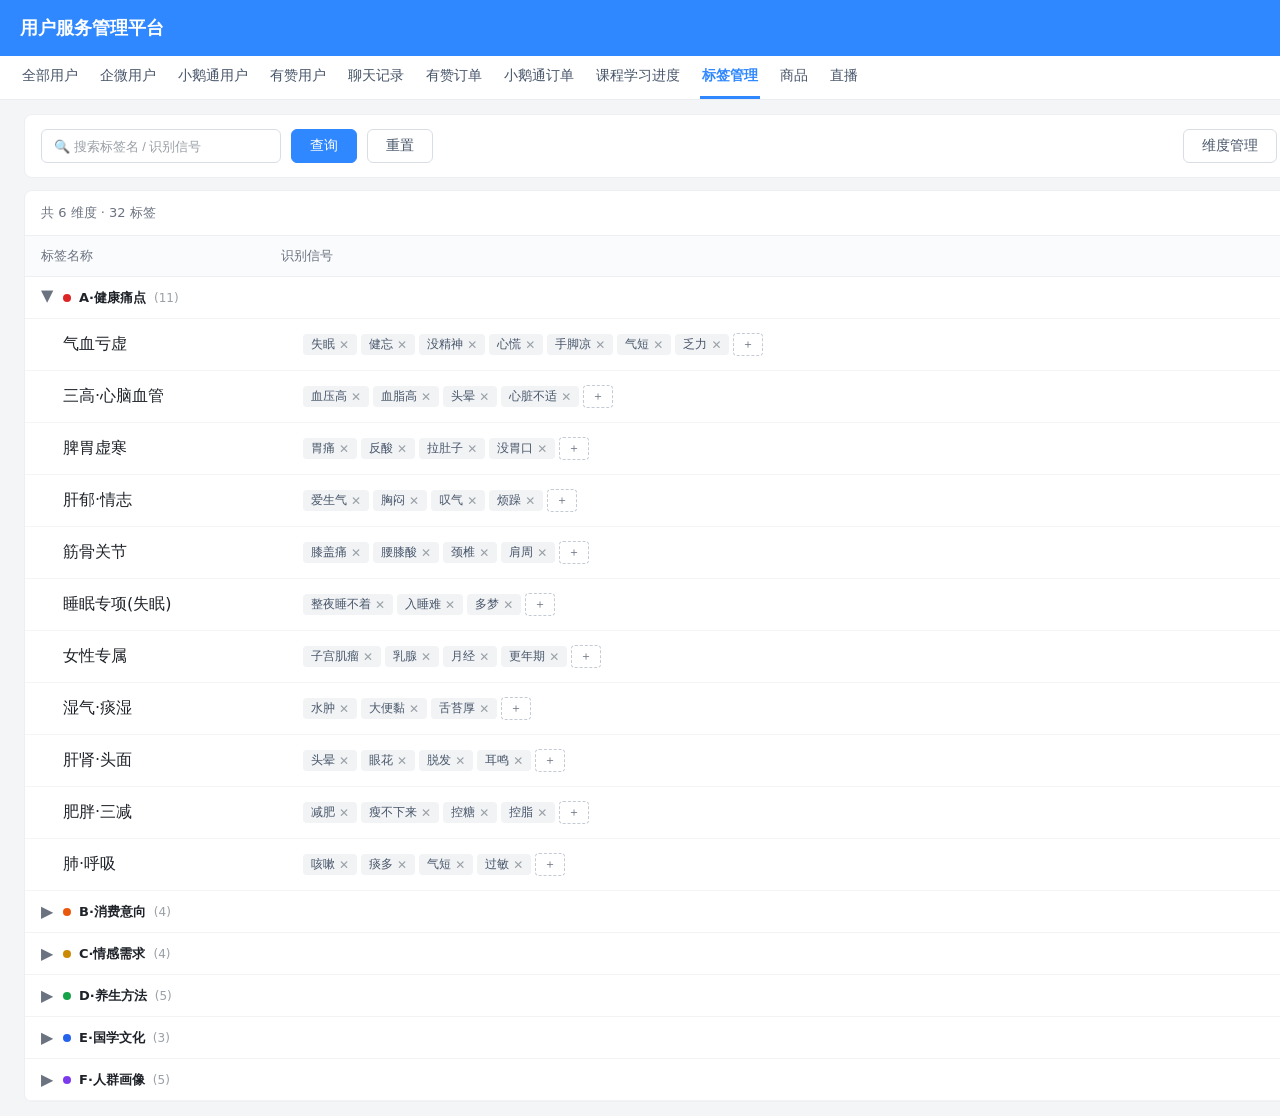
<file: prototypes/tag-system.html>
<!DOCTYPE html>
<html lang="zh-CN">
<head>
<meta charset="UTF-8"/>
<meta name="viewport" content="width=device-width,initial-scale=1.0"/>
<title>用户服务管理平台 · 标签原型</title>
<style>
:root{--blue:#2F88FF;--ink:#1F2329;--sub:#475569;--mut:#9AA0A6;--line:#EDEFF2;--bg:#F4F5F7;}
*{box-sizing:border-box;}
body{margin:0;font-family:"PingFang SC","Microsoft YaHei",Inter,system-ui,sans-serif;color:var(--ink);background:var(--bg);}
.app{width:1440px;margin:0 auto;background:var(--bg);min-height:100vh;}
.topbar{height:56px;background:var(--blue);display:flex;align-items:center;padding:0 20px;color:#fff;font-weight:700;font-size:18px;}
.tabbar{height:44px;background:#fff;border-bottom:1px solid #EAECEF;display:flex;align-items:flex-end;gap:18px;padding:0 20px;}
.tab{height:100%;display:flex;align-items:center;font-size:14px;color:var(--sub);cursor:pointer;border-bottom:3px solid transparent;padding:0 2px;}
.tab.active{color:var(--blue);font-weight:600;border-bottom-color:var(--blue);}
.wrap{padding:14px 24px;display:flex;flex-direction:column;gap:12px;}
.card{background:#fff;border:1px solid var(--line);border-radius:8px;}
.filter{display:flex;gap:10px;align-items:center;padding:14px 16px;}
.inp{height:34px;border:1px solid #D9DEE5;border-radius:6px;padding:0 12px;font-size:13px;color:var(--ink);background:#fff;outline:none;}
.inp::placeholder{color:var(--mut);}
.sel{height:34px;border:1px solid #D9DEE5;border-radius:6px;padding:0 12px;font-size:13px;color:var(--sub);background:#fff;display:flex;align-items:center;gap:8px;cursor:pointer;justify-content:space-between;position:relative;}
.btn{height:34px;border-radius:6px;padding:0 18px;font-size:14px;border:1px solid #D9DEE5;background:#fff;color:var(--sub);cursor:pointer;display:inline-flex;align-items:center;gap:6px;}
.btn.pri{background:var(--blue);color:#fff;border-color:var(--blue);font-weight:500;}
.btn.danger{background:#E5484D;color:#fff;border-color:#E5484D;}
.btn.sm{height:30px;padding:0 12px;font-size:13px;}
.spacer{flex:1;}
.count{padding:13px 16px;border-bottom:1px solid var(--line);font-size:13px;color:#6B7280;font-weight:500;}
table{width:100%;border-collapse:collapse;}
thead th{background:#FAFBFC;border-bottom:1px solid var(--line);text-align:left;font-size:13px;color:#6B7280;font-weight:500;padding:11px 16px;white-space:nowrap;}
tbody td{border-bottom:1px solid #F0F1F3;padding:14px 16px;font-size:14px;color:var(--ink);vertical-align:middle;}
tbody tr:last-child td{border-bottom:none;}
.muted{color:var(--mut);}
.link{color:var(--blue);cursor:pointer;}
.link.red{color:#E5484D;}
.sep{color:#D9DEE5;margin:0 6px;}
.ellip{max-width:360px;overflow:hidden;text-overflow:ellipsis;white-space:nowrap;color:var(--sub);font-size:13px;}
.chip{display:inline-flex;align-items:center;gap:3px;border-radius:4px;padding:2px 7px;font-size:11px;margin:2px 4px 2px 0;white-space:nowrap;}
.chip .lock{font-size:9px;}
.chip .x{cursor:pointer;opacity:.7;font-size:10px;}
.chip .x:hover{opacity:1;}
.kw{display:inline-flex;align-items:center;gap:4px;background:#F1F3F5;color:#475569;border-radius:4px;padding:2px 8px;font-size:12px;margin:2px 4px 2px 0;}
.kw .x{cursor:pointer;color:#9AA0A6;}
.kw.add{background:#fff;border:1px dashed #C4CBD4;color:#6B7280;cursor:pointer;}
/* dimension accordion (tag library) */
.dimhd{display:flex;align-items:center;gap:8px;padding:11px 16px;border-bottom:1px solid #F2F3F5;cursor:pointer;}
.dot{width:8px;height:8px;border-radius:50%;}
.cv{width:14px;color:#6B7280;display:inline-block;transition:transform .15s;}
.dimhd.exp .cv{transform:rotate(90deg);}
.tagrow{display:flex;align-items:center;padding:12px 16px 12px 38px;border-bottom:1px solid #F4F5F6;}
.tagrow .tn{width:240px;font-weight:500;}
.tagrow .sg{flex:1;}
.tagrow .op{width:120px;text-align:right;}
/* mask + modal */
.mask{position:fixed;inset:0;background:#0F172A80;display:none;align-items:center;justify-content:center;z-index:50;}
.mask.open{display:flex;}
.modal{background:#fff;border-radius:12px;box-shadow:0 10px 36px #1F232930;width:520px;max-height:88vh;display:flex;flex-direction:column;overflow:hidden;}
.modal.sm{width:440px;}
.modal.xs{width:400px;}
.mhd{display:flex;align-items:center;justify-content:space-between;padding:14px 18px;border-bottom:1px solid #EFF1F4;}
.mhd h3{margin:0;font-size:16px;}
.mhd .cl{cursor:pointer;color:#8A9099;font-size:18px;}
.mbd{padding:16px 18px;display:flex;flex-direction:column;gap:14px;overflow:auto;}
.mft{display:flex;justify-content:flex-end;gap:10px;padding:14px 18px;border-top:1px solid #EFF1F4;}
label.fld{font-size:13px;font-weight:500;color:var(--ink);display:block;margin-bottom:6px;}
label.fld .req{color:#E5484D;}
.fi{width:100%;height:36px;border:1px solid #D9DEE5;border-radius:6px;padding:0 12px;font-size:13px;outline:none;}
.fa{width:100%;min-height:110px;border:1px solid #D9DEE5;border-radius:6px;padding:10px 12px;font-size:13px;outline:none;resize:vertical;font-family:inherit;line-height:1.6;}
.ro{font-size:13px;color:#6B7280;}
.ro b{color:var(--ink);font-weight:600;}
.range{display:flex;align-items:center;gap:10px;}
.range input{flex:1;}
.drop{border:1px solid #CBD5E1;background:#FAFBFC;border-radius:8px;padding:22px;text-align:center;color:#475569;font-size:13px;cursor:pointer;}
.drop .big{font-size:24px;color:#94A3B8;}
.drop .sub{font-size:12px;color:#9AA0A6;margin-top:4px;}
/* picker (accordion select) */
.picker{border:1px solid #EDEFF2;border-radius:6px;max-height:200px;overflow:auto;}
.pdim{display:flex;align-items:center;gap:8px;padding:9px 12px;border-bottom:1px solid #F2F3F5;cursor:pointer;}
.pitem{display:flex;gap:14px;flex-wrap:wrap;padding:8px 12px 8px 34px;border-bottom:1px solid #F2F3F5;}
.cb{display:inline-flex;align-items:center;gap:6px;font-size:12px;cursor:pointer;}
.cb .box{width:15px;height:15px;border:1px solid #C4CBD4;border-radius:3px;display:inline-flex;align-items:center;justify-content:center;font-size:10px;color:#fff;}
.cb.on .box{background:var(--blue);border-color:var(--blue);}
.cb.lock{cursor:not-allowed;color:#9AA0A6;}
.cb.lock .box{background:#CBD5E1;border-color:#CBD5E1;}
.selrow{display:flex;align-items:center;gap:6px;flex-wrap:wrap;font-size:12px;color:#8A9099;}
.search{height:32px;border:1px solid #D9DEE5;border-radius:6px;padding:0 10px;font-size:12px;flex:1;outline:none;}
.userrow{border-bottom:1px solid #F0F1F3;padding:12px 16px;}
.urline{display:flex;align-items:center;gap:14px;font-size:13px;color:var(--sub);}
.urline .nm{font-weight:600;color:var(--ink);width:110px;}
.urline .f{min-width:70px;}
.tagline{display:flex;align-items:center;gap:4px;flex-wrap:wrap;margin-top:8px;padding-left:24px;}
.addtag{font-size:12px;color:var(--blue);cursor:pointer;border:1px dashed #B8D3F6;border-radius:4px;padding:2px 8px;}
.dd{position:absolute;top:38px;left:0;width:340px;background:#fff;border:1px solid #EAECEF;border-radius:10px;box-shadow:0 8px 30px #1F232926;padding:14px;z-index:40;display:none;flex-direction:column;gap:10px;}
.dd.open{display:flex;}
.radio{display:inline-flex;align-items:center;gap:6px;font-size:13px;cursor:pointer;}
.radio .o{width:16px;height:16px;border-radius:50%;border:1px solid #C4CBD4;display:inline-flex;align-items:center;justify-content:center;}
.radio.on .o{border-color:var(--blue);}
.radio.on .o::after{content:'';width:8px;height:8px;border-radius:50%;background:var(--blue);}
.toolbar{display:flex;align-items:center;justify-content:space-between;padding:12px 16px;}
.empty{padding:80px;text-align:center;color:var(--mut);}
</style>
</head>
<body>
<div class="app">
  <div class="topbar">用户服务管理平台</div>
  <div class="tabbar" id="tabbar"></div>
  <div id="pages"></div>
</div>

<!-- ===== 弹窗们 ===== -->
<div class="mask" id="mask"><div id="modalHost"></div></div>

<script>
/* ============ 配色 / 数据 ============ */
const dims=[
 {code:'A',name:'健康痛点',c:'#DC2626',bg:'#FEE2E2',exp:true,tags:[
   {name:'气血亏虚',sig:['失眠','健忘','没精神','心慌','手脚凉','气短','乏力']},
   {name:'三高·心脑血管',sig:['血压高','血脂高','头晕','心脏不适']},
   {name:'脾胃虚寒',sig:['胃痛','反酸','拉肚子','没胃口']},
   {name:'肝郁·情志',sig:['爱生气','胸闷','叹气','烦躁']},
   {name:'筋骨关节',sig:['膝盖痛','腰膝酸','颈椎','肩周']},
   {name:'睡眠专项(失眠)',sig:['整夜睡不着','入睡难','多梦']},
   {name:'女性专属',sig:['子宫肌瘤','乳腺','月经','更年期']},
   {name:'湿气·痰湿',sig:['水肿','大便黏','舌苔厚']},
   {name:'肝肾·头面',sig:['头晕','眼花','脱发','耳鸣']},
   {name:'肥胖·三减',sig:['减肥','瘦不下来','控糖','控脂']},
   {name:'肺·呼吸',sig:['咳嗽','痰多','气短','过敏']}]},
 {code:'B',name:'消费意向',c:'#EA580C',bg:'#FFEDD5',exp:false,tags:[
   {name:'高意向·准购买',sig:['怎么买','多少钱','在哪买']},
   {name:'已购·复购潜力',sig:['上次买的','还想要','回购']},
   {name:'价格敏感',sig:['太贵了','有优惠吗','便宜点']},
   {name:'犹豫观望',sig:['再看看','考虑一下','对比']}]},
 {code:'C',name:'情感需求',c:'#CA8A04',bg:'#FEF3C7',exp:false,tags:[
   {name:'空巢孤独',sig:['独居','孤单','盼人聊']},
   {name:'怕拖累子女·养老焦虑',sig:['怕病','怕晚年','养老']},
   {name:'亲子关系困扰',sig:['被子女疏远','代沟']},
   {name:'情绪疗愈·自我成长',sig:['重新养自己','疗愈']}]},
 {code:'D',name:'养生方法',c:'#16A34A',bg:'#DCFCE7',exp:false,tags:[
   {name:'经方·古中医党',sig:['倪海厦','经方','古中医']},
   {name:'食疗药膳党',sig:['黄芪','山楂','药膳']},
   {name:'艾灸外治党',sig:['艾灸','艾条','穴位']},
   {name:'功法运动党',sig:['踮脚','八段锦','拉伸']},
   {name:'节气顺时党',sig:['节气','时令','应季']}]},
 {code:'E',name:'国学文化',c:'#2563EB',bg:'#DBEAFE',exp:false,tags:[
   {name:'易经·八卦·命理',sig:['八卦','命理','占卜']},
   {name:'黄帝内经·中医经典',sig:['黄帝内经','经典']},
   {name:'道家·传统文化',sig:['道家','传统文化']}]},
 {code:'F',name:'人群画像',c:'#7C3AED',bg:'#EDE9FE',exp:false,tags:[
   {name:'50-59岁(主力)',sig:['年龄 50–59 岁']},
   {name:'女性',sig:['性别=女']},
   {name:'60岁以上(高龄)',sig:['年龄 ≥ 60 岁']},
   {name:'退休在家',sig:['退休','在家']},
   {name:'男性',sig:['性别=男']}]}
];
const dmap=()=>{const m={};dims.forEach(d=>m[d.code]=d);return m};
function chipHTML(code,name,del){const d=dmap()[code];if(!d)return'';const lk=del?'':'<span class="lock">🔒</span>';const x=del?`<span class="x" onclick="${del}">✕</span>`:'';return `<span class="chip" style="background:${d.bg};color:${d.c}">${lk}${code}·${name}${x}</span>`}

let yzUsers=[
 {nick:'张三',ph:'186****3381',sex:'女',lv:'普通',score:120,buys:2,cs:'¥596.00',last:'2026/05/02',src:'有赞商城',reg:'2025/11/03',sys:[['A','气血亏虚'],['C','空巢孤独']],man:[['B','价格敏感']],ck:false},
 {nick:'李四',ph:'139****6139',sex:'女',lv:'会员',score:880,buys:6,cs:'¥2,380.00',last:'2026/05/08',src:'直播间',reg:'2025/06/12',sys:[['A','脾胃虚寒']],man:[['F','60岁以上(高龄)']],ck:false},
 {nick:'王五',ph:'136****2571',sex:'男',lv:'普通',score:60,buys:1,cs:'¥168.00',last:'2026/04/20',src:'有赞商城',reg:'2026/01/09',sys:[['A','三高·心脑血管']],man:[['D','食疗药膳党']],ck:false},
 {nick:'赵六',ph:'136****2746',sex:'女',lv:'普通',score:0,buys:0,cs:'¥0.00',last:'',src:'公众号',reg:'2026/02/15',sys:[['A','睡眠专项(失眠)']],man:[],ck:false},
 {nick:'孙七',ph:'132****9603',sex:'女',lv:'会员',score:1520,buys:9,cs:'¥4,120.00',last:'2026/05/09',src:'直播间',reg:'2024/12/01',sys:[['B','高意向·准购买']],man:[['C','亲子关系困扰']],ck:false},
 {nick:'周八',ph:'137****3380',sex:'女',lv:'普通',score:210,buys:3,cs:'¥740.00',last:'2026/04/28',src:'有赞商城',reg:'2025/09/22',sys:[],man:[['C','情绪疗愈·自我成长']],ck:false},
 {nick:'吴九',ph:'159****2749',sex:'女',lv:'会员',score:660,buys:5,cs:'¥1,980.00',last:'2026/05/06',src:'直播间',reg:'2025/03/18',sys:[['E','易经·八卦·命理']],man:[['F','退休在家']],ck:false},
 {nick:'郑十',ph:'135****1187',sex:'男',lv:'普通',score:90,buys:2,cs:'¥338.00',last:'2026/04/15',src:'公众号',reg:'2026/03/02',sys:[['A','筋骨关节']],man:[],ck:false}
];
let goods=[
 {name:'气血双补膏方·30日装',buyers:1284,orders:1402,amount:'¥417,796',intro:'阿胶＋黄芪＋当归古法熬制，30 日周期调理气血两虚，适合长期疲劳人群。'},
 {name:'三高调理茶·礼盒',buyers:860,orders:920,amount:'¥154,560',intro:'山楂决明子配方，辅助调节血压血脂，无糖配方零负担。'},
 {name:'艾灸套装·家用',buyers:540,orders:580,amount:'¥80,620',intro:'含艾条＋随身灸盒，温通经络祛湿散寒，家用便捷易上手。'},
 {name:'安神助眠枕',buyers:320,orders:335,amount:'¥33,165',intro:'草本填充透气支撑，助眠安神，改善浅睡易醒。'},
 {name:'新品·黄帝内经精读课',buyers:0,orders:0,amount:'¥0',intro:''}
];
let lives=[
 {name:'养生专场·气血调理',start:'2026-05-10T20:00',end:'2026-05-10T22:00',up:'2026/05/09 18:20',views:3251,amount:'¥186,420',script:'各位家人晚上好，今天我们聊气血双补这件事。\n一、为什么会气血两虚：长期熬夜、思虑过度、饮食生冷……\n二、日常调理三步法：晨起温水、午后小憩、睡前泡脚……\n三、配合气血双补膏方，坚持 30 天形成周期……'},
 {name:'三高防控公益直播',start:'2026-05-08T19:30',end:'2026-05-08T21:00',up:'2026/05/07 20:10',views:1820,amount:'¥98,560',script:'血压高、血脂高的朋友注意，今天讲三高的日常调理……'},
 {name:'脾胃调理专题',start:'2026-05-06T20:00',end:'2026-05-06T21:30',up:'2026/05/05 15:40',views:2240,amount:'¥124,300',script:'脾胃虚寒怎么调，三步走……'},
 {name:'情绪疗愈夜话',start:'2026-05-05T21:00',end:'2026-05-05T22:30',up:'2026/05/04 21:00',views:980,amount:'¥41,200',script:''},
 {name:'国学养生·易经专场',start:'2026-05-03T19:00',end:'2026-05-03T20:30',up:'2026/05/02 09:30',views:1530,amount:'¥72,840',script:'易经与养生的关系……'}
];

const TABS=['全部用户','企微用户','小鹅通用户','有赞用户','聊天记录','有赞订单','小鹅通订单','课程学习进度','标签管理','商品','直播'];
const PAGEMAP={'有赞用户':'youzan','标签管理':'tag','商品':'goods','直播':'live'};
let curPage='tag';

/* ============ Tab ============ */
function renderTabs(){
  document.getElementById('tabbar').innerHTML=TABS.map(t=>{
    const pg=PAGEMAP[t];const act=pg&&pg===curPage?'active':'';
    return `<div class="tab ${act}" onclick="switchTab('${t}')">${t}</div>`;
  }).join('');
}
function switchTab(t){const pg=PAGEMAP[t];if(!pg){curPage='__none';renderTabsTitle(t);return;}curPage=pg;renderTabs();renderPage();}
let noneTitle='';
function renderTabsTitle(t){noneTitle=t;document.getElementById('tabbar').innerHTML=TABS.map(x=>`<div class="tab ${x===t?'active':''}" onclick="switchTab('${x}')">${x}</div>`).join('');document.getElementById('pages').innerHTML=`<div class="wrap"><div class="card"><div class="empty">「${t}」模块原型未覆盖（本原型聚焦 标签管理 / 有赞用户 / 商品 / 直播）</div></div></div>`;}

function renderPage(){
  renderTabs();
  if(curPage==='tag')renderTag();
  else if(curPage==='youzan')renderYouzan();
  else if(curPage==='goods')renderGoods();
  else if(curPage==='live')renderLive();
}

/* ============ 标签管理(标签库) ============ */
function renderTag(){
  const totalTags=dims.reduce((s,d)=>s+d.tags.length,0);
  let body=dims.map((d,di)=>{
    const head=`<div class="dimhd ${d.exp?'exp':''}" onclick="toggleDim(${di})">
        <span class="cv">▶</span><span class="dot" style="background:${d.c}"></span>
        <b style="font-size:13px">${d.code}·${d.name}</b><span class="muted" style="font-size:12px">(${d.tags.length})</span>
        <span class="spacer"></span>
        <span class="link" style="font-size:12px" onclick="event.stopPropagation();openTagEdit(${di},-1)">＋ 添加标签</span>
      </div>`;
    let rows='';
    if(d.exp){rows=d.tags.map((t,ti)=>`
      <div class="tagrow">
        <div class="tn">${t.name}</div>
        <div class="sg">${t.sig.map((s,si)=>`<span class="kw">${s}<span class="x" onclick="delSig(${di},${ti},${si})">✕</span></span>`).join('')}<span class="kw add" onclick="addSig(${di},${ti})">＋</span></div>
        <div class="op"><span class="link" onclick="openTagEdit(${di},${ti})">编辑</span><span class="sep">|</span><span class="link red" onclick="askDelTag(${di},${ti})">删除</span></div>
      </div>`).join('');}
    return head+rows;
  }).join('');
  document.getElementById('pages').innerHTML=`
   <div class="wrap">
     <div class="card filter">
       <input class="inp" style="width:240px" placeholder="🔍 搜索标签名 / 识别信号">
       <button class="btn pri">查询</button><button class="btn">重置</button>
       <span class="spacer"></span>
       <button class="btn" onclick="openDimMgr()">维度管理</button>
       <button class="btn pri" onclick="openTagEdit(0,-1)">＋ 新增标签</button>
     </div>
     <div class="card">
       <div class="count">共 6 维度 · ${totalTags} 标签</div>
       <div class="tagrow" style="background:#FAFBFC;padding:11px 16px;font-weight:500;color:#6B7280;font-size:13px;border-bottom:1px solid #EDEFF2">
         <div class="tn">标签名称</div><div class="sg">识别信号</div><div class="op">操作</div>
       </div>
       ${body}
     </div>
   </div>`;
}
function toggleDim(i){dims[i].exp=!dims[i].exp;renderTag();}
function delSig(di,ti,si){dims[di].tags[ti].sig.splice(si,1);renderTag();}
function addSig(di,ti){const v=prompt('新增识别信号关键词');if(v){dims[di].tags[ti].sig.push(v);renderTag();}}
function askDelTag(di,ti){const t=dims[di].tags[ti];openConfirm('删除标签',`确定删除标签「${t.name}」吗？`,'删除后该标签下的关联将一并解除。',()=>{dims[di].tags.splice(ti,1);renderTag();});}

/* 新增/编辑标签弹窗 */
function openTagEdit(di,ti){
  const isNew=ti<0;const t=isNew?{name:'',sig:[]}:dims[di].tags[ti];teSig=t.sig.slice();
  const opts=dims.map((d,i)=>`<option value="${i}" ${i===di?'selected':''}>${d.code}·${d.name}</option>`).join('');
  showModal('sm',isNew?'新增标签':'编辑标签',`
     <div><label class="fld">所属维度 <span class="req">＊</span></label>
       <select class="fi" id="te_dim">${opts}</select></div>
     <div><label class="fld">标签名称 <span class="req">＊</span></label>
       <input class="fi" id="te_name" value="${t.name}" placeholder="请输入标签名称"></div>
     <div><label class="fld">识别信号</label>
       <div class="fi" id="te_sig_box" style="height:auto;min-height:36px;padding:5px 8px;display:flex;flex-wrap:wrap;align-items:center;gap:2px"></div></div>
  `,[{t:'取消'},{t:'保存',pri:1,fn:()=>{
     const nd=+document.getElementById('te_dim').value;
     const nm=document.getElementById('te_name').value.trim();if(!nm){alert('请输入标签名称');return false;}
     const sg=teSig.slice();
     if(isNew){dims[nd].tags.push({name:nm,sig:sg});dims[nd].exp=true;}
     else{if(nd===di){dims[di].tags[ti]={name:nm,sig:sg};}else{dims[di].tags.splice(ti,1);dims[nd].tags.push({name:nm,sig:sg});dims[nd].exp=true;}}
     renderTag();
  }}]);
  renderTeSig();
}
let teSig=[];
function renderTeSig(){const box=document.getElementById('te_sig_box');if(!box)return;box.innerHTML=teSig.map((s,i)=>`<span class="kw">${s}<span class="x" onclick="delTeSig(${i})">✕</span></span>`).join('')+`<input id="te_sig_inp" class="search" style="width:140px;border:none;height:26px;flex:1;min-width:100px" placeholder="输入关键词后回车添加" onkeydown="teSigKey(event)">`;}
function teSigKey(e){if(e.key==='Enter'){e.preventDefault();const v=e.target.value.trim();if(v){teSig.push(v);renderTeSig();const inp=document.getElementById('te_sig_inp');if(inp)inp.focus();}}}
function delTeSig(i){teSig.splice(i,1);renderTeSig();const inp=document.getElementById('te_sig_inp');if(inp)inp.focus();}
/* 维度管理弹窗 */
function openDimMgr(){
  const list=dims.map((d,i)=>`<div style="display:flex;align-items:center;gap:10px;padding:8px 0;border-bottom:1px solid #F2F3F5">
     <span class="dot" style="background:${d.c}"></span>
     <input class="fi" style="flex:1;height:32px" value="${d.code}·${d.name}" id="dm_${i}">
     <span class="link red" onclick="rmDim(${i})">删除</span></div>`).join('');
  showModal('sm','维度管理',`
     <div style="max-height:220px;overflow:auto">${list}</div>
     <div style="display:flex;gap:8px"><input class="fi" id="dm_new" placeholder="新增维度名称" style="flex:1"><button class="btn" onclick="addDim()">新增</button></div>
  `,[{t:'取消'},{t:'保存',pri:1,fn:()=>{dims.forEach((d,i)=>{const v=document.getElementById('dm_'+i);if(v){const nm=v.value.split('·').pop();d.name=nm;}});renderTag();}}]);
}
function rmDim(i){if(confirm('删除该维度及其下所有标签？')){dims.splice(i,1);openDimMgr();}}
function addDim(){const v=document.getElementById('dm_new').value.trim();if(!v)return;const code=String.fromCharCode(65+dims.length);const p=PALETTE[dims.length%PALETTE.length];dims.push({code,name:v,c:p.c,bg:p.bg,exp:false,tags:[]});openDimMgr();}
const PALETTE=[{c:'#DC2626',bg:'#FEE2E2'},{c:'#EA580C',bg:'#FFEDD5'},{c:'#CA8A04',bg:'#FEF3C7'},{c:'#16A34A',bg:'#DCFCE7'},{c:'#2563EB',bg:'#DBEAFE'},{c:'#7C3AED',bg:'#EDE9FE'},{c:'#0891B2',bg:'#CFFAFE'},{c:'#DB2777',bg:'#FCE7F3'}];

/* ============ 有赞用户 ============ */
let yzMatch='any';
let yzOnlyPaid=false;
function renderYouzan(){
  const rows=yzUsers.map((u,i)=>({u,i})).filter(o=>!yzOnlyPaid||o.u.last).map(({u,i})=>{
    const sysC=u.sys.map(([c,n])=>chipHTML(c,n,null)).join('');
    const manC=u.man.map(([c,n],mi)=>chipHTML(c,n,`delYzTag(${i},${mi})`)).join('');
    return `<div class="userrow">
      <div class="urline">
        <label class="cb ${u.ck?'on':''}" onclick="toggleYz(${i})"><span class="box">${u.ck?'✓':''}</span></label>
        <span class="nm">${u.nick}</span>
        <span class="f">${u.ph}</span><span class="f">${u.sex}</span><span class="f">${u.lv}</span>
        <span class="f">积分 ${u.score}</span><span class="f">购买 ${u.buys} 次</span><span class="f">${u.cs}</span>
        <span class="f">${u.last||'—'}</span><span class="f">${u.src}</span><span class="f">${u.reg}</span>
      </div>
      <div class="tagline">🏷 ${sysC}${manC}<span class="addtag" onclick="openYzSingle(${i})">＋ 添加标签</span></div>
    </div>`;
  }).join('');
  const ckCount=yzUsers.filter(u=>u.ck).length;
  document.getElementById('pages').innerHTML=`
   <div class="wrap">
     <div class="card filter">
       <input class="inp" style="width:150px" placeholder="姓名/昵称">
       <input class="inp" style="width:150px" placeholder="手机号">
       <input class="inp" style="width:90px" placeholder="等级">
       <div class="sel" style="width:150px" onclick="toggleTagDD(event)">所属标签·全部 <span>▾</span>
         <div class="dd" id="yzDD" onclick="event.stopPropagation()"></div>
       </div>
       <label class="cb ${yzOnlyPaid?'on':''}" style="font-size:13px;color:#475569" onclick="yzOnlyPaid=!yzOnlyPaid;renderYouzan()"><span class="box">${yzOnlyPaid?'✓':''}</span>仅看已消费用户</label>
       <button class="btn pri">查询</button><button class="btn">重置</button>
     </div>
     <div class="card">
       <div class="toolbar">
         <div style="display:flex;gap:10px;align-items:center">
           <button class="btn sm" onclick="toggleAllYz()">${yzUsers.length&&yzUsers.every(u=>u.ck)?'☑ 取消全选':'☐ 全选'}</button>
           <button class="btn pri sm" onclick="openYzBatch()">＋ 批量打标签</button>
         </div>
         <span style="font-size:13px;color:#6B7280">共 ${yzUsers.length} 人 · 已选 <b style="color:var(--blue)">${ckCount}</b> 人 <span class="link" onclick="clearYzCk()">清除</span></span>
       </div>
       ${rows}
     </div>
   </div>`;
}
function toggleYz(i){yzUsers[i].ck=!yzUsers[i].ck;renderYouzan();}
function clearYzCk(){yzUsers.forEach(u=>u.ck=false);renderYouzan();}
function toggleAllYz(){const all=yzUsers.length&&yzUsers.every(u=>u.ck);yzUsers.forEach(u=>u.ck=!all);renderYouzan();}
function delYzTag(i,mi){yzUsers[i].man.splice(mi,1);renderYouzan();}

/* 所属标签 筛选下拉 */
function toggleTagDD(e){e.stopPropagation();const dd=document.getElementById('yzDD');const open=dd.classList.contains('open');closeAllDD();if(!open){pickSel=[];pickLock=[];dd.classList.add('open');dd.innerHTML=filterDDHTML();}}
function filterDDHTML(){
  return `<div style="display:flex;align-items:center;gap:14px"><span style="font-size:12px;color:#6B7280">命中方式</span>
     <span class="radio ${yzMatch==='any'?'on':''}" onclick="yzMatch='any';refreshDD()"><span class="o"></span>含任一</span>
     <span class="radio ${yzMatch==='all'?'on':''}" onclick="yzMatch='all';refreshDD()"><span class="o"></span>同时含全部</span></div>
   <input class="search" placeholder="🔍 搜索标签名…" oninput="pickFilter=this.value;refreshDD()">
   <div id="pkWrap">${pickerHTML()}</div>
   <div class="selrow" id="selWrap">${selHTML()}</div>
   <div style="border-top:1px solid #F0F1F3"></div>
   <div style="display:flex;justify-content:flex-end;gap:10px"><button class="btn sm" onclick="closeAllDD()">重置</button><button class="btn pri sm" onclick="closeAllDD()">确定</button></div>`;
}
function refreshDD(){const w=document.getElementById('yzDD');if(w&&w.classList.contains('open'))w.innerHTML=filterDDHTML();}
function closeAllDD(){document.querySelectorAll('.dd.open').forEach(d=>d.classList.remove('open'));}
document.body.addEventListener('click',()=>closeAllDD());

/* 单个用户加标签 */
let yzSingleIdx=-1;
function openYzSingle(i){yzSingleIdx=i;pickSel=[];pickLock=yzUsers[i].sys.slice();pickFilter='';openPickerModal('添加标签 · '+yzUsers[i].nick,()=>{
   pickSel.forEach(([c,n])=>{const has=yzUsers[i].sys.some(s=>s[0]===c&&s[1]===n)||yzUsers[i].man.some(s=>s[0]===c&&s[1]===n);if(!has)yzUsers[i].man.push([c,n]);});renderYouzan();
});}
/* 批量打标签 */
function openYzBatch(){pickSel=[];pickLock=[];pickFilter='';openPickerModal('批量打标签',()=>{
   const targets=yzUsers.filter(u=>u.ck);
   if(!targets.length){alert('请先在列表勾选用户');return false;}
   targets.forEach(u=>pickSel.forEach(([c,n])=>{const has=u.sys.some(s=>s[0]===c&&s[1]===n)||u.man.some(s=>s[0]===c&&s[1]===n);if(!has)u.man.push([c,n]);}));
   renderYouzan();
});}

/* ============ picker(accordion 选标签) 公共 ============ */
let pickSel=[],pickLock=[],pickFilter='',pickExp={A:true};
function pickerHTML(){
  return `<div class="picker">`+dims.map(d=>{
    const tags=d.tags.filter(t=>!pickFilter||t.name.includes(pickFilter));
    if(pickFilter&&!tags.length)return'';
    const exp=pickFilter?true:!!pickExp[d.code];
    let items='';
    if(exp){items=`<div class="pitem">`+tags.map(t=>{
      const sel=pickSel.some(s=>s[0]===d.code&&s[1]===t.name);
      const lock=pickLock.some(s=>s[0]===d.code&&s[1]===t.name);
      if(lock)return `<span class="cb lock on"><span class="box">✓</span>${t.name}</span>`;
      return `<span class="cb ${sel?'on':''}" onclick="togPick('${d.code}','${t.name}')"><span class="box">${sel?'✓':''}</span>${t.name}</span>`;
    }).join('')+`</div>`;}
    return `<div class="pdim" onclick="pickExp['${d.code}']=!(${exp});refreshPicker()"><span class="cv" style="${exp?'transform:rotate(90deg)':''}">▶</span><span class="dot" style="background:${d.c}"></span><b style="font-size:13px">${d.code}·${d.name}</b><span class="muted" style="font-size:12px">(${d.tags.length})</span></div>${items}`;
  }).join('')+`</div>`;
}
function selHTML(){return '已选(手动)：'+(pickSel.length?pickSel.map(([c,n],i)=>chipHTML(c,n,`unPick(${i})`)).join(''):'<span class="muted">无</span>');}
function togPick(c,n){const i=pickSel.findIndex(s=>s[0]===c&&s[1]===n);if(i>=0)pickSel.splice(i,1);else pickSel.push([c,n]);refreshPicker();refreshSel();}
function unPick(i){pickSel.splice(i,1);refreshPicker();refreshSel();}
function refreshPicker(){const el=document.getElementById('pkWrap');if(!el)return;const o=el.querySelector('.picker');const st=o?o.scrollTop:0;el.innerHTML=pickerHTML();const n=el.querySelector('.picker');if(n)n.scrollTop=st;}
function refreshSel(){const s=document.getElementById('selWrap');if(s)s.innerHTML=selHTML();}
function openPickerModal(title,onOk){
  showModal('sm',title,`
     <div><label class="fld">选择标签</label>
       <div style="display:flex;gap:8px;margin-bottom:10px"><input class="search" placeholder="🔍 搜索标签名…" oninput="pickFilter=this.value;refreshPicker()"><div class="sel" style="width:130px">所属标签·全部 <span>▾</span></div></div>
       <div id="pkWrap">${pickerHTML()}</div></div>
     <div class="selrow" id="selWrap">${selHTML()}</div>
  `,[{t:'取消'},{t:title==='批量打标签'?'确定 · 打标':'确定',pri:1,fn:onOk}]);
}

/* ============ 商品 ============ */
function renderGoods(){
  const rows=goods.map((g,i)=>`<tr>
     <td style="font-weight:500">${g.name}</td>
     <td>${g.buyers}</td><td>${g.orders}</td><td>${g.amount}</td>
     <td><div class="ellip" title="${g.intro||''}">${g.intro||'<span class=muted>（未填写商品介绍）</span>'}</div></td>
     <td><span class="link" onclick="openGoodsEdit(${i})">编辑</span><span class="sep">|</span><span class="link red" onclick="askDelGoods(${i})">删除</span></td>
   </tr>`).join('');
  document.getElementById('pages').innerHTML=`
   <div class="wrap">
     <div class="card filter">
       <input class="inp" style="width:280px" placeholder="🔍 商品名称">
       <button class="btn pri">查询</button><button class="btn">重置</button>
       <span class="spacer"></span><button class="btn pri" onclick="openGoodsEdit(-1)">＋ 新增商品</button>
     </div>
     <div class="card">
       <div class="count">共 ${goods.length} 个商品</div>
       <table><thead><tr><th>商品名称</th><th>购买人数</th><th>购买订单数</th><th>销售总额</th><th>商品介绍</th><th>操作</th></tr></thead>
       <tbody>${rows}</tbody></table>
     </div>
   </div>`;
}
function openGoodsEdit(i){
  const isNew=i<0;const g=isNew?{name:'',intro:''}:goods[i];
  showModal('sm',isNew?'新增商品':'编辑商品',`
     <div><label class="fld">商品名称 <span class="req">＊</span></label><input class="fi" id="g_name" value="${g.name}" placeholder="请输入商品名称"></div>
     <div><label class="fld">商品介绍</label><textarea class="fa" id="g_intro" placeholder="请输入商品介绍，用于列表展示…">${g.intro}</textarea></div>
  `,[{t:'取消'},{t:'保存',pri:1,fn:()=>{const nm=document.getElementById('g_name').value.trim();if(!nm){alert('请输入商品名称');return false;}const it=document.getElementById('g_intro').value.trim();
     if(isNew)goods.push({name:nm,buyers:0,orders:0,amount:'¥0',intro:it});else{g.name=nm;g.intro=it;}renderGoods();}}]);
}
function askDelGoods(i){openConfirm('删除商品',`确定删除商品「${goods[i].name}」吗？`,'删除后不可恢复。',()=>{goods.splice(i,1);renderGoods();});}

/* ============ 直播 ============ */
function fmt(dt){return dt.replace('T',' ').replace(/-/g,'/');}
function renderLive(){
  const rows=lives.map((l,i)=>`<tr>
     <td style="font-weight:500">${l.name}</td>
     <td>${fmt(l.start)} — ${fmt(l.end)}</td>
     <td>${l.up}</td><td>${l.views}</td><td>${l.amount}</td>
     <td><span class="link" onclick="openLiveEdit(${i})">编辑</span></td>
   </tr>`).join('');
  document.getElementById('pages').innerHTML=`
   <div class="wrap">
     <div class="card filter">
       <input class="inp" style="width:200px" placeholder="直播名称">
       <input class="inp" type="date" style="width:170px">
       <button class="btn pri">查询</button><button class="btn">重置</button>
       <span class="spacer"></span><button class="btn pri" onclick="openLiveNew()">＋ 新增直播</button>
     </div>
     <div class="card">
       <div class="count">共 ${lives.length} 场</div>
       <table><thead><tr><th>直播名称</th><th>直播时间</th><th>上传时间</th><th>观看人数</th><th>直播销售额</th><th>操作</th></tr></thead>
       <tbody>${rows}</tbody></table>
     </div>
   </div>`;
}
/* 新增直播 */
function openLiveNew(){
  showModal('','新增直播',`
     <div><label class="fld">直播名称 <span class="req">＊</span></label><input class="fi" id="l_name" placeholder="请输入直播名称"></div>
     <div><label class="fld">直播时间 <span class="req">＊</span></label>
       <div class="range"><input class="fi" type="datetime-local" id="l_start"><span class="muted">—</span><input class="fi" type="datetime-local" id="l_end"></div></div>
     <div><label class="fld">观看数据（Excel 导入）</label>
       <div class="drop" onclick="this.querySelector('input').click()"><div class="big">☁</div>点击上传 / 拖拽 .xlsx 文件到此<div class="sub">支持 .xlsx / .xls，导入后行数将作为本场观看人数</div><input type="file" accept=".xlsx,.xls" style="display:none"></div></div>
  `,[{t:'取消'},{t:'保存',pri:1,fn:()=>{const nm=document.getElementById('l_name').value.trim();if(!nm){alert('请输入直播名称');return false;}const s=document.getElementById('l_start').value||'2026-05-11T20:00';const e=document.getElementById('l_end').value||'2026-05-11T22:00';
     lives.unshift({name:nm,start:s,end:e,up:'—',views:0,amount:'¥0',script:''});renderLive();}}]);
}
/* 编辑直播(融合:详情+改稿) */
function openLiveEdit(i){
  const l=lives[i];
  showModal('','编辑直播',`
     <div class="ro">直播名称：<b>${l.name}</b></div>
     <div><label class="fld">直播时间 <span class="req">＊</span></label>
       <div class="range"><input class="fi" type="datetime-local" id="l_start" value="${l.start}"><span class="muted">—</span><input class="fi" type="datetime-local" id="l_end" value="${l.end}"></div></div>
     <div class="ro">观看人数 <b>${l.views}</b> &nbsp;&nbsp; 上传时间 ${l.up}</div>
     <div><label class="fld">直播稿内容</label><textarea class="fa" id="l_script" placeholder="请输入直播稿内容…">${l.script}</textarea></div>
  `,[{t:'取消'},{t:'保存',pri:1,fn:()=>{l.start=document.getElementById('l_start').value||l.start;l.end=document.getElementById('l_end').value||l.end;l.script=document.getElementById('l_script').value;renderLive();}}]);
}

/* ============ 通用弹窗 ============ */
function showModal(size,title,bodyHTML,btns){
  const host=document.getElementById('modalHost');
  const ft=btns.map((b,i)=>`<button class="btn ${b.pri?'pri':''} ${b.danger?'danger':''}" data-i="${i}">${b.t}</button>`).join('');
  host.innerHTML=`<div class="modal ${size}"><div class="mhd"><h3>${title}</h3><span class="cl" onclick="closeModal()">✕</span></div><div class="mbd">${bodyHTML}</div><div class="mft">${ft}</div></div>`;
  host.querySelectorAll('.mft .btn').forEach(el=>{el.onclick=()=>{const b=btns[+el.dataset.i];let r=true;if(b.fn)r=b.fn();if(r!==false)closeModal();};});
  document.getElementById('mask').classList.add('open');
}
function openConfirm(title,t1,t2,onOk){
  showModal('xs',title,`<div style="display:flex;gap:10px"><span style="color:#E5484D;font-size:20px">⚠</span><div><div style="font-weight:500;font-size:14px;line-height:1.6">${t1}</div><div class="muted" style="font-size:13px;margin-top:4px">${t2}</div></div></div>`,[{t:'取消'},{t:'确定删除',danger:1,fn:onOk}]);
}
function closeModal(){document.getElementById('mask').classList.remove('open');document.getElementById('modalHost').innerHTML='';}
document.getElementById('mask').onclick=e=>{if(e.target.id==='mask')closeModal();};

/* ============ init ============ */
renderTabs();renderPage();
</script>
</body>
</html>
</file>
<file: css/fonts.css>
/* 本地字体 · 取自 Google Fonts latin 子集，不走外网 CDN */

/* latin */
@font-face {
  font-family: 'Kalam';
  font-style: normal;
  font-weight: 400;
  font-display: swap;
  src: url('../fonts/Kalam-400.woff2') format('woff2');
  unicode-range: U+0000-00FF, U+0131, U+0152-0153, U+02BB-02BC, U+02C6, U+02DA, U+02DC, U+0304, U+0308, U+0329, U+2000-206F, U+20AC, U+2122, U+2191, U+2193, U+2212, U+2215, U+FEFF, U+FFFD;
}

/* latin */
@font-face {
  font-family: 'Kalam';
  font-style: normal;
  font-weight: 700;
  font-display: swap;
  src: url('../fonts/Kalam-700.woff2') format('woff2');
  unicode-range: U+0000-00FF, U+0131, U+0152-0153, U+02BB-02BC, U+02C6, U+02DA, U+02DC, U+0304, U+0308, U+0329, U+2000-206F, U+20AC, U+2122, U+2191, U+2193, U+2212, U+2215, U+FEFF, U+FFFD;
}

/* latin */
@font-face {
  font-family: 'Noto Sans';
  font-style: normal;
  font-weight: 400;
  font-stretch: 100%;
  font-display: swap;
  src: url('../fonts/NotoSans-400.woff2') format('woff2');
  unicode-range: U+0000-00FF, U+0131, U+0152-0153, U+02BB-02BC, U+02C6, U+02DA, U+02DC, U+0304, U+0308, U+0329, U+2000-206F, U+20AC, U+2122, U+2191, U+2193, U+2212, U+2215, U+FEFF, U+FFFD;
}

/* latin */
@font-face {
  font-family: 'Noto Sans';
  font-style: normal;
  font-weight: 500;
  font-stretch: 100%;
  font-display: swap;
  src: url('../fonts/NotoSans-500.woff2') format('woff2');
  unicode-range: U+0000-00FF, U+0131, U+0152-0153, U+02BB-02BC, U+02C6, U+02DA, U+02DC, U+0304, U+0308, U+0329, U+2000-206F, U+20AC, U+2122, U+2191, U+2193, U+2212, U+2215, U+FEFF, U+FFFD;
}

/* latin */
@font-face {
  font-family: 'Noto Sans';
  font-style: normal;
  font-weight: 700;
  font-stretch: 100%;
  font-display: swap;
  src: url('../fonts/NotoSans-700.woff2') format('woff2');
  unicode-range: U+0000-00FF, U+0131, U+0152-0153, U+02BB-02BC, U+02C6, U+02DA, U+02DC, U+0304, U+0308, U+0329, U+2000-206F, U+20AC, U+2122, U+2191, U+2193, U+2212, U+2215, U+FEFF, U+FFFD;
}

/* latin */
@font-face {
  font-family: 'Permanent Marker';
  font-style: normal;
  font-weight: 400;
  font-display: swap;
  src: url('../fonts/PermanentMarker-400.woff2') format('woff2');
  unicode-range: U+0000-00FF, U+0131, U+0152-0153, U+02BB-02BC, U+02C6, U+02DA, U+02DC, U+0304, U+0308, U+0329, U+2000-206F, U+20AC, U+2122, U+2191, U+2193, U+2212, U+2215, U+FEFF, U+FFFD;
}
</file>
<file: css/base.css>
/* ============================================================
   base.css — 设计令牌 / 重置 / 纸质感 / 通用手绘元素
   色值与字体全部取自 yuanxinggerenwangye.pen 的变量表
   ============================================================ */

:root {
  /* —— 色板 —— */
  --d-bg:        #F5F1E8;   /* 米色纸底 */
  --d-bg-alt:    #FFFDF5;
  --pencil:      #5A5A5A;   /* 铅笔灰，主描边色 */
  --pencil-soft: rgba(90, 90, 90, .7);
  --d-ink:       #3D5A80;   /* 副标题蓝墨 */
  --orange:      #FF6B35;
  --yellow:      #FFD23F;
  --teal:        #4ECDC4;
  --green:       #95E1D3;
  --pink:        #FF85A2;
  --purple:      #C7A5FF;

  /* —— 字体 —— */
  --font-marker: 'Permanent Marker', 'Kalam', cursive;
  --font-hand:   'Kalam', 'Permanent Marker', cursive;
  --font-body:   'Noto Sans', 'PingFang SC', 'Microsoft YaHei', system-ui, sans-serif;

  /* —— 节奏 —— */
  --nav-h: 90px;
  --ease-out-soft: cubic-bezier(.4, 0, .2, 1);
  --ease-back:     cubic-bezier(.34, 1.56, .64, 1);
}

*, *::before, *::after { box-sizing: border-box; }

html { scroll-behavior: smooth; }

body {
  margin: 0;
  background: var(--d-bg);
  color: var(--pencil);
  font-family: var(--font-body);
  -webkit-font-smoothing: antialiased;
  overflow-x: hidden;
}

/* —— 12 · 纸的质感 ——
   极淡圆点纹理，固定不随滚动移动，让米色底像真的纸 */
body::before {
  content: '';
  position: fixed;
  inset: 0;
  z-index: 0;
  pointer-events: none;
  background-image: radial-gradient(circle, rgba(0, 0, 0, .03) 1px, transparent 1px);
  background-size: 20px 20px;
}

/* —— 09 · 框在轻轻动 ——
   手绘框的圆角在四组不对称数值间缓慢循环，像纸框在呼吸。
   基准值取自设计稿按钮的 cornerRadius，幅度控制在 ±6px 内，
   保持"歪框"手感而不夸张。 */
@keyframes frameBreatheL {   /* 左侧按钮：30 9 26 9 */
   0%,100% { border-radius: 30px  9px 26px  9px; }
  25%      { border-radius: 26px 12px 30px  7px; }
  50%      { border-radius: 33px  7px 24px 12px; }
  75%      { border-radius: 28px 11px 28px  8px; }
}
@keyframes frameBreatheR {   /* 右侧按钮：9 28 9 30 */
   0%,100% { border-radius:  9px 28px  9px 30px; }
  25%      { border-radius: 12px 24px 11px 27px; }
  50%      { border-radius:  7px 32px  7px 33px; }
  75%      { border-radius: 11px 27px 10px 28px; }
}

/* —— 10 · 铅笔跟着鼠标 ——
   光标变成橘色小圆点，后面拖一串逐渐变小变淡的彩色残点。
   仅在真正有鼠标的设备上启用。 */
@media (hover: hover) and (pointer: fine) {
  body.pencil-cursor,
  body.pencil-cursor * { cursor: none; }
}

.cursor-dot {
  position: fixed;
  top: 0; left: 0;
  width: 8px; height: 8px;
  margin: -4px 0 0 -4px;
  border-radius: 50%;
  background: var(--orange);
  pointer-events: none;
  z-index: 9999;
  opacity: 0;
  transition: opacity .3s;
}
.cursor-dot.on { opacity: 1; }

.cursor-trail {
  position: fixed;
  top: 0; left: 0;
  width: 6px; height: 6px;
  margin: -3px 0 0 -3px;
  border-radius: 50%;
  pointer-events: none;
  z-index: 9998;
}

/* —— 通用 —— */
.sr-only {
  position: absolute;
  width: 1px; height: 1px;
  padding: 0; margin: -1px;
  overflow: hidden;
  clip: rect(0 0 0 0);
  white-space: nowrap;
  border: 0;
}

/* —— 减弱动效降级 ——
   系统开启"减少动态效果"时，去掉所有循环动画与光标特效，
   内容一次性呈现，不做入场。 */
@media (prefers-reduced-motion: reduce) {
  html { scroll-behavior: auto; }

  *, *::before, *::after {
    animation-duration: .001ms !important;
    animation-iteration-count: 1 !important;
    transition-duration: .001ms !important;
  }

  body.pencil-cursor,
  body.pencil-cursor * { cursor: auto; }

  .cursor-dot, .cursor-trail { display: none; }
}


/* ============================================================
   页面上那些手绘波浪分隔线：横向缓慢流动 + 墨迹微抖。
   路径左右各多画一个波长，位移量正好等于一个波长，
   首尾重合所以看不出接缝。
   ============================================================ */
.wave-flow {
  animation: waveDrift 16s linear infinite;
}
@keyframes waveDrift {
  from { transform: translateX(0); }
  to   { transform: translateX(60px); }
}

/* 手绘波浪、3D 卡片这类装饰会故意画到板块之外，超出视口的部分本来就看不见，
   却会把文档撑宽、逼出一条横向滚动条（改字号前就有 3px，内容区加宽后变成 52px）。
   overflow-x: clip 就地裁掉：和 hidden 不同，它不会变成滚动容器，
   也不影响纵向的 position: sticky。弹窗都在 section 之外，不受影响。 */
section { overflow-x: clip; }

/* 承载波浪的 svg 要裁掉多画出去的那两段 */
.wd__divider,
.about__divider { overflow: hidden; }

/* 和板块标题下划线同一套墨迹抖动，全站的手绘线条是一致的 */
.wd__divider path,
.about__divider path { filter: url(#ink-wobble); }

@media (prefers-reduced-motion: reduce) {
  .wave-flow { animation: none; }
  .wd__divider path,
  .about__divider path { filter: none; }
}


/* ============================================================
   46 · 滚动条也是手绘的
   ============================================================ */
::-webkit-scrollbar { width: 12px; height: 12px; }
::-webkit-scrollbar-track { background: var(--d-bg); }
::-webkit-scrollbar-thumb {
  background: linear-gradient(180deg, var(--orange), var(--pink) 55%, var(--purple));
  border: 2px solid var(--d-bg);
  border-radius: 8px;
}
::-webkit-scrollbar-thumb:hover { filter: brightness(1.08); }
/* Firefox 只认这两个属性，取渐变的中间色 */
html { scrollbar-color: var(--pink) var(--d-bg); scrollbar-width: thin; }
</file>
<file: css/loader.css>
/* ============================================================
   loader.css — 00 · 开屏 Loading
   规格 01 小人边画边等 / 02 手绘进度条 / 03 揭幕
   ============================================================ */

.loader {
  position: fixed;
  inset: 0;
  z-index: 1000;
  display: flex;
  flex-direction: column;
  align-items: center;
  justify-content: center;
  gap: 26px;
  background: var(--d-bg);
  /* 03 · 揭幕：整层向上淡出，与 Hero 入场有 0.8s 重叠 */
  transition: opacity .8s ease, transform .8s ease, visibility .8s;
}

.loader.is-done {
  opacity: 0;
  visibility: hidden;
  transform: translateY(-40px);
}

/* 开屏也铺同样的纸纹，揭幕时才不会有底色断层 */
.loader::before {
  content: '';
  position: absolute;
  inset: 0;
  pointer-events: none;
  background-image: radial-gradient(circle, rgba(0, 0, 0, .03) 1px, transparent 1px);
  background-size: 20px 20px;
}

.loader__doodles { position: absolute; inset: 0; pointer-events: none; }
.loader__doodles .doodle { position: absolute; }

/* —— 01 · 小人边画边等 —— */
.mascot { display: block; }

/* 整体上下轻弹 15px */
.mascot--bounce { animation: mascotBounce 3s ease-in-out infinite; }
@keyframes mascotBounce {
   0%, 100% { transform: translateY(0); }
  50%       { transform: translateY(-15px); }
}

/* 眼睛每 4 秒眨一次：95% 处竖向压扁到 10% 再弹回。
   开屏和 Hero 的小人都眨。 */
.mascot__eye {
  transform-box: fill-box;
  transform-origin: center;
  animation: blink 4s ease-in-out infinite;
}
@keyframes blink {
   0%, 93%, 100% { transform: scaleY(1); }
  95%            { transform: scaleY(.1); }
}

/* 手举铅笔在空中划出橘色轨迹，画完消失再重画 */
.mascot__trail {
  stroke-dasharray: var(--len, 60);
  stroke-dashoffset: var(--len, 60);
  animation: drawTrail 1.2s ease-in-out infinite;
}
@keyframes drawTrail {
   0%      { stroke-dashoffset: var(--len, 60); opacity: 1; }
  70%      { stroke-dashoffset: 0;              opacity: 1; }
  85%,100% { stroke-dashoffset: 0;              opacity: 0; }
}

/* —— 02 · 手绘进度条 —— */
.loader__label {
  font-family: var(--font-body);
  font-size: 28px;
  line-height: 1.45;
  color: var(--pencil);
  margin: 0;
}

.loader__bar {
  position: relative;
  width: 220px;
  height: 16px;
  overflow: hidden;
  border: 2.2px solid var(--pencil);
  /* 歪框：四角不对称圆角，缓慢呼吸 */
  border-radius: 9px 4px 9px 4px;
  animation: barBreathe 8s ease-in-out infinite;
}
@keyframes barBreathe {
   0%, 100% { border-radius:  9px 4px  9px 4px; }
  33%       { border-radius:  6px 7px 11px 3px; }
  66%       { border-radius: 11px 3px  7px 6px; }
}

.loader__fill {
  height: 100%;
  width: 0;
  border-radius: 9px 4px 9px 4px;
  background: linear-gradient(90deg,
    var(--orange) 0%,
    var(--yellow) 35%,
    var(--teal)   70%,
    var(--pink)   100%);
}

.loader__percent {
  font-family: var(--font-body);
  font-size: 17px;
  line-height: 1.68;
  color: var(--pencil);
  margin: 0;
  font-variant-numeric: tabular-nums;
}

/* 开屏期间锁住滚动：这会儿滚下去，揭幕后就停在页面中间了 */
body.is-loading { overflow: hidden; }

/* 减弱动效时：不播开屏，直接进站 */
@media (prefers-reduced-motion: reduce) {
  .loader { display: none; }
}
</file>
<file: css/navbar.css>
/* ============================================================
   navbar.css — component/Navbar
   规格 13 导航 + NAVBAR STATE 的 1~4 条
   ============================================================ */

.navbar {
  position: fixed;
  top: 0; left: 0; right: 0;
  z-index: 100;
  height: var(--nav-h);
  transition: transform .32s var(--ease-out-soft), background-color .25s ease, backdrop-filter .25s ease;
}

/* 往下滚时整条收起，往上滚或回到顶部再落下来。
   长页面里把屏幕让给内容，需要导航时往回滚一点就有。 */
.navbar.is-hidden { transform: translateY(-100%); }

/* 4 · 吸顶：滚过 80px 后加淡淡的底部描边与轻微背景模糊 */
.navbar.is-scrolled {
  background-color: rgba(245, 241, 232, .72);
  backdrop-filter: blur(8px);
  -webkit-backdrop-filter: blur(8px);
}
.navbar.is-scrolled .navbar__rule { opacity: .5; }

.navbar__bar {
  display: flex;
  align-items: center;
  justify-content: space-between;
  max-width: 1440px;
  height: 83px;
  margin: 0 auto;
  padding: 0 clamp(24px, 4.4vw, 64px);
}

.navbar__wordmark {
  font-family: var(--font-body);
  font-size: 21px;
  font-weight: 700;
  letter-spacing: .04em;
  line-height: 1.45;
  color: var(--pencil);
  margin: 0;
  text-decoration: none;
  white-space: nowrap;
}

/* 底部那道手绘横线，常驻 */
.navbar__rule {
  display: block;
  width: 100%;
  height: 4px;
  opacity: .3;
  transition: opacity .25s ease;
}
.navbar__rule path { stroke: var(--pencil); stroke-width: 1.6; fill: none; }

/* —— 菜单 —— */
.navbar__menu {
  display: flex;
  align-items: center;
  gap: clamp(20px, 2.4vw, 34px);
  list-style: none;
  margin: 0;
  padding: 0;
}

.nav-item {
  display: flex;
  flex-direction: column;
  align-items: center;
  gap: 3px;
  text-decoration: none;
  background: none;
  border: 0;
  padding: 0;
  cursor: pointer;
}

.nav-item__label {
  font-family: var(--font-body);
  font-size: 16px;
  font-weight: 500;
  line-height: 1.6;
  color: var(--pencil);
  opacity: .62;
  white-space: nowrap;
  /* 3 · 切换不是硬切 */
  transition: opacity .25s ease, font-weight .25s ease, transform .25s var(--ease-out-soft);
}

/* 13 · hover 时文字轻微上浮 2px */
.nav-item:hover .nav-item__label { opacity: .85; transform: translateY(-2px); }

/* 1 · 激活样式：不透明 + 加粗 + 橘色手绘波浪下划线。
   只靠深浅辨认不出来，必须有下划线。 */
.nav-item.is-active .nav-item__label { opacity: 1; font-weight: 700; }

.nav-item__underline { display: block; width: 44px; height: 6px; overflow: visible; }
.nav-item__underline path {
  fill: none;
  stroke: var(--orange);
  stroke-width: 2.4;
  stroke-linecap: round;
  /* pathLength=1 把路径长度归一化，dashoffset 直接用 0~1。
     光靠 dashoffset 收不干净：round 笔帽会溢出 dash 段的端点，
     未激活的每一项底下都会残留一个小圆点。用 stroke-opacity 兜底。 */
  stroke-dasharray: 1;
  stroke-dashoffset: 1;          /* 收起：右端先退，向左收回 */
  stroke-opacity: 0;
  transition: stroke-dashoffset .3s ease-out, stroke-opacity .18s ease .12s;
}
.nav-item.is-active .nav-item__underline path {
  stroke-dashoffset: 0;          /* 画出：左端起笔，向右生长 */
  stroke-opacity: 1;
  /* 与旧项收回重叠 0.1s，像下划线滑过去 */
  transition: stroke-dashoffset .3s ease-out .1s, stroke-opacity .12s ease .1s;
}

@media (max-width: 820px) {
  .navbar__menu { gap: 16px; }
  .nav-item__label { font-size: 15px; }
  .navbar__wordmark { font-size: 19px; }
}

@media (prefers-reduced-motion: reduce) {
  .navbar { transition: background-color .25s ease; }
  .navbar.is-hidden { transform: none; }
}
</file>
<file: css/hero.css>
/* ============================================================
   hero.css — 01 · 首页 Hero
   规格 04 标题书写 / 05 配色节奏 / 06 荧光笔 / 07 涂鸦呼吸
        08 按钮会躲一下 / 11 往下看看
   ============================================================ */

.hero {
  position: relative;
  z-index: 1;
  min-height: 100vh;
  display: flex;
  align-items: center;
  justify-content: center;
  padding: var(--nav-h) 24px 0;
  overflow: hidden;
}

/* —— 07 · 涂鸦在呼吸 ——
   各自缓慢浮动并轻微旋转，周期各不相同，delay 用负值错开，
   所以永远不会整齐划一。
   幅度与节奏比设计稿标注放大了一档：原来 6~10s 一轮、上下 15px，
   在满屏尺度下几乎看不出在动。 */
.hero__doodles {
  position: absolute;
  inset: 0;
  pointer-events: none;
}
.hero__doodles .doodle { position: absolute; }

.doodle--float { animation: floatDoodle var(--dur, 5.5s) ease-in-out var(--delay, 0s) infinite; }

@keyframes floatDoodle {
   0%   { transform: translate(0, 0)        rotate(0deg); }
  28%   { transform: translate(5px, -22px)  rotate(6deg); }
  55%   { transform: translate(-4px, -9px)  rotate(-3deg); }
  78%   { transform: translate(3px, 13px)   rotate(-6deg); }
 100%   { transform: translate(0, 0)        rotate(0deg); }
}

/* —— 内容区 —— */
.hero__center {
  position: relative;
  display: flex;
  flex-direction: column;
  align-items: center;
  gap: 18px;
  width: 100%;
  max-width: 1440px;
  /* 设计稿里内容中心比屏幕中心略高，补一点下内边距还原重心 */
  padding-bottom: 68px;
}

/* 小人：先落位，再转入常驻的轻微起伏。
   animation 的 transform 会接管 transition 的，delay 设成入场时长，
   两段刚好衔接上。 */
.hero__mascot {
  opacity: 0;
  transform: translateY(16px);
  transition: opacity .6s ease, transform .6s var(--ease-out-soft);
}
.hero.is-in .hero__mascot {
  opacity: 1;
  transform: none;
  animation: mascotIdle 4.5s ease-in-out .6s infinite;
}

@keyframes mascotIdle {
   0%, 100% { transform: translateY(0)    rotate(0deg); }
  50%       { transform: translateY(-9px) rotate(-1.5deg); }
}

/* 手上的铅笔比身体晃得快一点，像正在画 */
.mascot__pencil {
  transform-box: fill-box;
  transform-origin: 0% 86%;   /* 笔尖 */
  animation: pencilWave 2.2s ease-in-out infinite;
}
@keyframes pencilWave {
   0%, 100% { transform: rotate(0deg); }
  30%       { transform: rotate(-12deg); }
  65%       { transform: rotate(6deg); }
}

/* —— 04 · 标题一个字母一个字母写出来 ——
   每个字母 = 一条 SVG path，多笔画的字母用 M 抬笔分段。
   fill 透明 + 圆头描边 = 细马克笔手写感。
   dasharray/dashoffset 由 JS 按 getTotalLength() 设置后依次播放。 */
.hero__title {
  display: block;
  width: min(880px, 76vw);
  height: auto;
  overflow: visible;
}
.hero__title path {
  fill: none;
  stroke-linecap: round;
  stroke-linejoin: round;
}

/* 全部写完后整行轻轻跳一下 */
.hero__title.is-bounce { animation: titleBounce .3s var(--ease-back); }
@keyframes titleBounce {
   0%  { transform: translateY(0)     scale(1); }
  45%  { transform: translateY(-10px) scale(1.02); }
 100%  { transform: translateY(0)     scale(1); }
}

/* —— 副标题 + 06 · 荧光笔划过 —— */
.hero__subtitle {
  position: relative;
  width: min(740px, 84vw);
  margin: 0;
  text-align: center;
  font-size: clamp(16px, 1.4vw, 20px);
  line-height: 1.45;
}

/* 黄色高亮在标题写完后从左往右刷出，两端不齐、略微倾斜。
   位置用 em 表达（设计稿 20px 字号下 top 18px / height 16px），
   这样字号随视口缩放时高亮始终压在同一位置。 */
.hero__highlighter {
  position: absolute;
  left: 8.9%;
  top: .9em;
  width: 0;
  height: .8em;
  border-radius: 3px;
  background: var(--yellow);
  opacity: .42;
  transform: skewX(-5deg);
  transition: width .6s ease-out;
}
.hero__title.is-written ~ .hero__subtitle .hero__highlighter,
.hero.is-highlighted .hero__highlighter { width: 82.4%; }

.hero__subtitle-text {
  position: relative;
  display: block;
  font-family: var(--font-body);
  font-size: clamp(16px, 1.4vw, 20px);
  line-height: 1.45;
  color: var(--d-ink);
  opacity: 0;
  transition: opacity .5s ease;
}
.hero.is-in .hero__subtitle-text { opacity: 1; }

/* —— CTA —— */
.hero__cta {
  display: flex;
  align-items: center;
  gap: 22px;
  margin-top: 18px;
  opacity: 0;
  transform: translateY(12px);
  transition: opacity .5s ease, transform .5s var(--ease-out-soft);
}
.hero.is-cta-in .hero__cta { opacity: 1; transform: none; }

/* —— 08 · 按钮会躲一下 —— */
.btn-hand {
  position: relative;
  display: inline-flex;
  align-items: center;
  justify-content: center;
  width: 180px;
  height: 58px;
  padding: 0;
  overflow: hidden;
  background: transparent;
  border: 2.2px solid var(--pencil);
  box-shadow: 4px 5px 0 var(--pencil);
  text-decoration: none;
  cursor: pointer;
  transition: transform .3s var(--ease-out-soft), box-shadow .3s ease;
}
.btn-hand--l { border-radius: 30px  9px 26px  9px; animation: frameBreatheL 8s ease-in-out infinite; }
.btn-hand--r { border-radius:  9px 28px  9px 30px; animation: frameBreatheR 8s ease-in-out infinite; }

/* 颜色从底部渗上来填满 */
.btn-hand::before {
  content: '';
  position: absolute;
  inset: 0;
  background: var(--btn-fill, var(--orange));
  opacity: .85;
  transform: scaleY(0);
  transform-origin: bottom;
  transition: transform .3s ease;
}

.btn-hand__label {
  position: relative;
  z-index: 1;
  font-family: var(--font-body);
  font-size: 21px;
  line-height: 1.45;
  color: var(--pencil);
  white-space: nowrap;
  transition: color .3s ease;
}

.btn-hand:hover,
.btn-hand:focus-visible {
  transform: rotate(-2deg) scale(1.05);
  box-shadow: 6px 7px 0 var(--pencil);
}
.btn-hand:hover::before,
.btn-hand:focus-visible::before { transform: scaleY(1); }
.btn-hand:hover .btn-hand__label,
.btn-hand:focus-visible .btn-hand__label { color: #fff; }

/* 松开鼠标弹回时的抖一下 */
.btn-hand.is-wiggle { animation: wiggle .4s ease-in-out; }
@keyframes wiggle {
   0%, 100% { transform: rotate(0)      scale(1); }
  25%       { transform: rotate(1.5deg) scale(1.01); }
  60%       { transform: rotate(-1deg)  scale(1); }
}

/* —— 11 · 往下看看 —— */
.hero__scroll-hint {
  position: absolute;
  left: 50%;
  bottom: 74px;
  transform: translateX(-50%);
  display: flex;
  flex-direction: column;
  align-items: center;
  gap: 6px;
  background: none;
  border: 0;
  padding: 0;
  cursor: pointer;
  transition: opacity .4s ease;
}
.hero__scroll-hint span {
  font-family: var(--font-body);
  font-size: 17px;
  line-height: 1.68;
  color: var(--pencil);
  opacity: .65;
}
.hero__scroll-hint svg { opacity: .6; }
.hero__scroll-hint.is-faded { opacity: 0; pointer-events: none; }

.hero__scroll-hint-inner { animation: hintBob 2s ease-in-out infinite; display: flex; flex-direction: column; align-items: center; gap: 6px; }
@keyframes hintBob {
   0%, 100% { transform: translateY(0); }
  50%       { transform: translateY(8px); }
}

/* —— 底部波浪 —— */
.hero__wave {
  position: absolute;
  left: 4.86%;
  bottom: 20px;
  width: 90.3%;
  height: 26px;
  pointer-events: none;
}
.hero__wave path { fill: none; stroke: var(--pencil); stroke-width: 2; opacity: .32; }

.wave-dot {
  position: absolute;
  bottom: 29px;
  width: 9px; height: 9px;
  border-radius: 50%;
  opacity: .9;
  pointer-events: none;
}

@media (max-width: 900px) {
  .hero__doodles { display: none; }
  .hero__center { padding-bottom: 40px; }
  .hero__cta { flex-direction: column; gap: 16px; }
}
</file>
<file: css/electric-border.css>
/* ============================================================
   electric-border.css — 15 · 边框是一圈电流 / 16 · 电流在边框上流动
   ------------------------------------------------------------
   圆角矩形的轮廓每一点都被一张缓慢向上滚动的湍流噪声图推开 ±5px，
   所以画面静止时边框也是活的。线本身白心彩边，外裹两层同色辉光。

   三个关键实现点：

   1. 位移滤镜挂在 .eb__field（三条线的共同父层），不是每条线各挂一次。
      CSS filter 逐元素计算，挂三次就是三次 feTurbulence 运算 ×4 张卡 = 12 次。
      提到父层后位移只算一次，各线的 blur 留在内层，效果完全一样。

   2. CSS 渲染顺序是 filter → mask。描边形状由内层的 mask 切出来，
      位移在外层，这样被推歪的是轮廓本身。反过来挂的话 filter 推的是
      整块渐变、轮廓仍是死的圆角。

   3. 圆角用 CSS border-radius 而非 SVG rect 的 rx —— 设计稿四张卡是
      不对称手绘框（24/8/22/8 这种），rx 做不出来。

   每张卡在自己的 style 上给出：
     --eb-a / --eb-b   双色渐变（硕士紫粉 / 本科青绿 / 黄裳粉紫 / 白鲸橘黄）
     --eb-soft         内侧底光，同色 8% alpha
     --eb-filter       自己那份 feTurbulence，seed 不同所以形态不会撞
   ============================================================ */

.eb { position: relative; }

/* 位移场：整圈电流线在这一层被噪声推歪 */
.eb__field {
  position: absolute;
  inset: 0;
  border-radius: inherit;
  pointer-events: none;
  filter: var(--eb-filter);
}

.eb__line {
  position: absolute;
  inset: 0;
  display: block;
  border-radius: inherit;
  padding: 2px;                  /* = 线宽 */
  /* 双色渐变沿边框缓慢平移 */
  background: linear-gradient(180deg,
    var(--eb-a) 0%,
    var(--eb-b) 35%,
    var(--eb-a) 70%,
    var(--eb-b) 100%);
  background-size: 100% 260%;
  animation: ebFlow 4.5s linear infinite;
  /* 只留描边：整块减去内容区，剩下 2px 的一圈 */
  -webkit-mask: linear-gradient(#000 0 0) content-box, linear-gradient(#000 0 0);
          mask: linear-gradient(#000 0 0) content-box, linear-gradient(#000 0 0);
  -webkit-mask-composite: xor;
          mask-composite: exclude;
}

@keyframes ebFlow {
  from { background-position: 0 0; }
  to   { background-position: 0 -260%; }
}

/* 白心：线身中间提亮，像通了电的霓虹管 */
.eb__line--core {
  background: linear-gradient(180deg,
    var(--eb-a) 0%,
    #fff 18%,
    var(--eb-b) 38%,
    #fff 58%,
    var(--eb-a) 78%,
    var(--eb-b) 100%);
  background-size: 100% 260%;
}

/* 内层辉光：紧贴线身 */
.eb__line--g1 { filter: blur(3px); }
/* 外层辉光：大范围晕开 */
.eb__line--g2 {
  filter: blur(12px);
  opacity: .55;
  transition: filter .3s ease, opacity .3s ease;
}

/* 卡片内侧透出的一点同色底光 */
.eb__bgglow {
  position: absolute;
  inset: 0;
  border-radius: inherit;
  pointer-events: none;
  transition: opacity .3s ease;
  background:
    radial-gradient(ellipse at 50% 0%,   var(--eb-soft), transparent 68%),
    radial-gradient(ellipse at 50% 100%, var(--eb-soft), transparent 68%);
}

/* —— 17 · 卡片被拿起来 ——
   上浮 6px、轻微歪 1 度，相邻两张旋转方向相反。
   位移幅度（feDisplacementMap 的 scale）与噪声滚动速度由
   electric-border.js 用 rAF 插值 —— scale 不是 CSS 属性，过渡不了。 */
.eb-card {
  transition: transform .3s ease;
  will-change: transform;
}
.eb-card:hover       { transform: translateY(-6px) rotate(1deg); }
.eb-card--flip:hover { transform: translateY(-6px) rotate(-1deg); }

.eb-card:hover .eb__line--g2 { filter: blur(20px); opacity: .8; }
.eb-card:hover .eb__bgglow   { opacity: 1.8; }

@media (prefers-reduced-motion: reduce) {
  .eb__line  { animation: none; }
  .eb__field { filter: none; }
  .eb-card:hover,
  .eb-card--flip:hover { transform: none; }
}
</file>
<file: css/section-title.css>
/* ============================================================
   section-title.css — 全站通用的板块标题
   ------------------------------------------------------------
   进场分三拍，呼应首屏「标题一笔一笔写出来」的调子：
     1. 英文标题逐字上浮，每个字带一点随机的歪，像手写落笔
     2. 手绘下划线从左往右描出来（和首屏用的是同一套 dashoffset 手法）
     3. 中文副标题最后淡入

   每处用法在 style 上给出：
     --st-size     英文字号
     --st-rule-c   下划线颜色
     --st-rule-w   下划线宽度
   ============================================================ */

.sec-title {
  display: flex;
  flex-direction: column;
  align-items: center;
  gap: 6px;
}

.sec-title__en {
  font-family: var(--font-body);
  font-size: var(--st-size, 34px);
  font-weight: 700;
  line-height: 1.45;
  color: var(--pencil);
  margin: 0;
  white-space: pre-wrap;   /* 拆字后保留词间空格 */
}

/* 逐字：JS 把文字拆成 span 并写入 --i（序号）和 --r（歪的方向） */
.sec-title__ch {
  display: inline-block;
  will-change: transform, opacity;
}
.js-anim .sec-title__ch {
  opacity: 0;
  transform: translateY(16px) rotate(calc(var(--r, 1) * -5deg));
}
.js-anim .sec-title.is-in .sec-title__ch {
  opacity: 1;
  transform: none;
  transition: opacity .38s ease, transform .5s var(--ease-back);
  transition-delay: calc(var(--i, 0) * 38ms);

  /* 落位之后接着轻轻浮起来。
     入场用 transition、浮动用 animation，两者都在改 transform，
     靠 animation-delay 精确等到这个字入场结束（i×38ms 起步 + 0.5s 时长）
     再接管；此刻 animation 的 0% 正好是 transform:none，与 transition
     的终值重合，交接看不出接缝。
     每个字的周期都不一样，所以永远不会整齐地一起上下，
     看着像一行字各自在纸上呼吸。 */
  animation: charFloat calc(3.4s + var(--i, 0) * 137ms) ease-in-out infinite;
  animation-delay: calc(var(--i, 0) * 38ms + 520ms);
}

@keyframes charFloat {
   0%, 100% { transform: translateY(0)    rotate(0deg); }
  50%       { transform: translateY(-3px) rotate(calc(var(--r, 1) * .9deg)); }
}

.sec-title__rule {
  display: block;
  width: var(--st-rule-w, 210px);
  max-width: 90vw;
  height: 12px;
  margin-top: -4px;
  overflow: visible;
  /* 永久微动第一层：线条自身被噪声推得轻轻蠕动，像墨还没干。
     和电流边框是同一套手法，只是幅度小一个量级（±1px 左右）。 */
  filter: url(#ink-wobble);
  /* 第二层：整条线极缓慢地起伏、伸缩。周期和噪声的 9s 错开，
     两者永远不同步，看不出循环。 */
  animation: ruleBreathe 5.5s ease-in-out infinite;
}
@keyframes ruleBreathe {
   0%, 100% { transform: translateY(0)      scaleY(1)    scaleX(1); }
  33%       { transform: translateY(-1.5px) scaleY(1.14) scaleX(1.008); }
  66%       { transform: translateY(1px)    scaleY(.9)   scaleX(.997); }
}
.sec-title__rule path {
  fill: none;
  stroke: var(--st-rule-c, var(--orange));
  stroke-width: 2.8;
  stroke-linecap: round;
}
/* pathLength=1 把长度归一化，dashoffset 直接用 0~1 */
.js-anim .sec-title__rule path {
  stroke-dasharray: 1;
  stroke-dashoffset: 1;
}
.js-anim .sec-title.is-in .sec-title__rule path {
  stroke-dashoffset: 0;
  /* 等最后一个字落位之后再起笔 */
  transition: stroke-dashoffset .62s cubic-bezier(.35, 0, .25, 1);
  transition-delay: calc(var(--st-n, 8) * 38ms + 120ms);
}

.sec-title__cn {
  font-family: var(--font-body);
  font-size: calc(var(--st-size, 34px) * .5);
  font-weight: 700;
  line-height: 1.45;
  color: var(--pencil);
  opacity: .65;
  margin: 0;
}
.js-anim .sec-title__cn { opacity: 0; transform: translateY(6px); }
.js-anim .sec-title.is-in .sec-title__cn {
  opacity: .65;
  transform: none;
  transition: opacity .45s ease, transform .45s ease;
  transition-delay: calc(var(--st-n, 8) * 38ms + 560ms);
  /* 中文整体浮，幅度比英文更小，周期也更慢 —— 它是配角 */
  animation: cnFloat 6.2s ease-in-out infinite;
  animation-delay: calc(var(--st-n, 8) * 38ms + 1010ms);
}
@keyframes cnFloat {
   0%, 100% { transform: translateY(0); }
  50%       { transform: translateY(-2px); }
}

@media (prefers-reduced-motion: reduce) {
  .js-anim .sec-title__ch,
  .js-anim .sec-title__cn { opacity: 1; transform: none; }
  .js-anim .sec-title__cn { opacity: .65; }
  .js-anim .sec-title__rule path { stroke-dashoffset: 0; }
  /* 永久微动整体关掉：滤镜、呼吸、逐字浮动都停 */
  .sec-title__rule { filter: none; animation: none; }
  .js-anim .sec-title.is-in .sec-title__ch,
  .js-anim .sec-title.is-in .sec-title__cn { animation: none; }
}
</file>
<file: css/about.css>
/* ============================================================
   about.css — 02 · 关于我 About
   规格 14 两组卡片先后落位 / 19 涂鸦在飘，标签会亮
   ============================================================ */

.about {
  position: relative;
  z-index: 1;
  background: var(--d-bg-alt);
  padding: calc(var(--nav-h) + 15px) 24px 90px;
  overflow: hidden;
}

.about__inner {
  max-width: 1300px;
  margin: 0 auto;
}

/* 板块标题本身由 section-title.css 统一处理，这里只管它在本板块的间距 */
.about__header { margin-bottom: 34px; }

/* —— 自我介绍 —— */
.about__intro {
  display: flex;
  align-items: flex-start;
  gap: 60px;
  max-width: 1100px;
  margin: 0 auto 38px;
}

.about__avatar-wrap { position: relative; flex: 0 0 auto; padding: 8px 11px 15px 4px; }

/* 头像框：直角长方形，比例跟着照片走。 */
.about__avatar {
  position: relative;
  width: 164px;
  height: 230px;
  background: var(--d-bg);
  border: 1.75px solid var(--pencil);
  overflow: hidden;
}
.about__avatar svg { position: absolute; left: 50%; top: 52%; transform: translate(-50%, -50%); }
/* 照片铺满整框，跟着上面那圈会变形的圆角一起被裁 —— 换张照片只用换文件，不用动样式。
   框是 164x230（1:1.4），和竖构图原图同比例，所以整张照片正好铺满、不裁切。
   换一张别的比例的照片时，用 object-position 调取景：数值越小越往上。 */
.about__avatar-img {
  display: block;
  width: 100%;
  height: 100%;
  object-fit: cover;
  object-position: center;
}

.about__avatar-deco { position: absolute; }
.about__avatar-deco--star  { right: 0; top: 0; }
.about__avatar-deco--heart { left: 0; bottom: 0; }

.about__text { flex: 1 1 auto; display: flex; flex-direction: column; gap: 10px; min-width: 0; }
.about__lead {
  font-family: var(--font-body);
  font-size: 20px; font-weight: 700; line-height: 1.45;
  color: var(--pencil); margin: 0;
}
.about__name {
  font-family: var(--font-body);
  font-size: 28px; font-weight: 700; line-height: 1.6;
  color: var(--pencil); margin: 0;
}
.about__p {
  font-family: var(--font-body);
  font-size: 15.5px; line-height: 1.9;
  color: var(--pencil); opacity: .85; margin: 0;
}

/* —— 分组标签 —— */
.about__labs {
  display: grid;
  grid-template-columns: 1fr 1fr;
  gap: 140px;
  margin-bottom: 22px;
}
.about__lab { display: flex; align-items: center; gap: 11px; }
.about__lab-en {
  font-family: var(--font-body);
  font-size: 15px; font-weight: 700; line-height: 1.68;
  color: var(--orange);
}
.about__lab-rule { width: 38px; height: 6px; opacity: .35; overflow: visible; }
.about__lab-rule path { fill: none; stroke: var(--pencil); stroke-width: 1.8; stroke-linecap: round; }
.about__lab-cn {
  font-family: var(--font-body);
  font-size: 14.5px; line-height: 1.68;
  color: var(--pencil); opacity: .6;
}

/* —— 四张卡 —— */
.about__cards {
  display: grid;
  grid-template-columns: 1fr 1fr;
  gap: 50px 140px;
}

.eb-card {
  position: relative;
  display: block;
  padding: 13px 22px;
  border-radius: var(--card-r);
}

/* 手绘纸底：边缘是抖的，不是直线。
   它是 absolute，而 absolute 元素在层叠顺序里排在 static 内容之后，
   所以卡片正文要显式提为 positioned 才不会被纸底盖住。
   fill 写在 svg 上而不是 `... path` —— <use> 引用的内容在 shadow DOM 里，
   后代选择器选不中，只有可继承属性能传进去。 */
.eb-card__paper {
  position: absolute;
  left: -7px; top: -7px; right: -7px; bottom: -7px;
  pointer-events: none;
  fill: var(--d-bg);
}

.eb-card__head {
  position: relative;
  z-index: 1;
  display: flex;
  align-items: center;
  justify-content: space-between;
  gap: 12px;
  height: 34px;
}
.eb-card__head-l { display: flex; align-items: center; gap: 10px; }

.eb-card__ico {
  display: flex; align-items: center; justify-content: center;
  width: 34px; height: 34px;
  border: 1.8px solid var(--eb-key);
  border-radius: 13px 5px 12px 5px;
}
.eb-card__ico svg { width: 17px; height: 17px; stroke: var(--eb-key); fill: none; stroke-width: 2; stroke-linecap: round; stroke-linejoin: round; }

.eb-card__en {
  font-family: var(--font-body);
  font-size: 15px; font-weight: 700; line-height: 1.68;
  color: var(--eb-key);
}

.eb-card__badge {
  padding: 4px 11px;
  border-radius: 12px 4px 11px 4px;
  background: var(--eb-key);
  font-family: var(--font-body);
  font-size: 15px; font-weight: 700; line-height: 1.68;
  color: #fff;
  white-space: nowrap;
}
.eb-card__time {
  font-family: var(--font-body);
  font-size: 15px; line-height: 1.68;
  color: var(--pencil); opacity: .55;
  white-space: nowrap;
}

.eb-card__body {
  position: relative;
  z-index: 1;
  display: flex;
  align-items: baseline;
  justify-content: space-between;
  gap: 16px;
  margin-top: 10px;
  height: 28px;   /* 字号上调后 24px 装不下，卡片跟着长 4px */
}
.eb-card__main {
  font-family: var(--font-body);
  font-size: 19.5px; font-weight: 700; line-height: 1.4;
  color: var(--pencil);
  white-space: nowrap;
}
.eb-card__sec {
  font-family: var(--font-body);
  font-size: 14.5px; line-height: 1.6;
  color: var(--pencil); opacity: .72;
  white-space: nowrap;
}

/* —— 分隔线 —— */
.about__divider { display: block; width: 100%; max-width: 1100px; height: 10px; margin: 46px auto 26px; }
.about__divider path { fill: none; stroke: var(--pencil); stroke-width: 1.6; opacity: .26; }

/* —— 工具箱与荣誉 —— */
.about__skills {
  display: flex;
  gap: 50px;
  max-width: 1100px;
  margin: 0 auto;
}
.about__skills-col { display: flex; flex-direction: column; gap: 10px; }
.about__skills-col--tools  { flex: 1 1 700px; }
.about__skills-col--honors { flex: 0 0 350px; }

.about__skills-label {
  font-family: var(--font-body);
  font-size: 15px; line-height: 1.68;
  color: var(--pencil); opacity: .6;
}

.about__tags { display: flex; flex-wrap: wrap; gap: 9px; }

/* 19 · 标签 hover 时描边颜色整个填进去、文字转白，像被荧光笔一次涂满 */
.tag-hand {
  padding: 4px 10px;
  border: 1.7px solid var(--tag-c);
  border-radius: 15px 5px 14px 5px;
  background: transparent;
  font-family: var(--font-body);
  font-size: 15px; line-height: 1.68;
  color: var(--pencil);
  white-space: nowrap;
  cursor: default;
  transition: background-color .25s ease, color .25s ease;
}
.about__tags--alt .tag-hand { border-radius: 5px 15px 5px 14px; }
.tag-hand:hover { background: var(--tag-c); color: #fff; }

.about__honor { display: flex; align-items: center; gap: 10px; }
.about__honor svg { width: 16px; height: 16px; stroke: var(--honor-c); fill: none; stroke-width: 2; stroke-linecap: round; stroke-linejoin: round; flex: 0 0 auto; }
.about__honor span {
  font-family: var(--font-body);
  font-size: 15.5px; line-height: 1.72;
  color: var(--pencil); opacity: .85;
}

/* —— 涂鸦 —— */
.about__doodles { position: absolute; inset: 0; pointer-events: none; }
.about__doodles .doodle { position: absolute; }

/* —— 14 · 两组卡片先后落位 ——
   IntersectionObserver 只触发一次；组内 stagger 0.1s，组间额外 0.25s。
   读起来有节奏，不是一股脑全冒出来。
   初始态挂在 .js-anim 下 —— 脚本没跑起来时内容要正常可见。 */
.js-anim .reveal {
  opacity: 0;
  transform: translateY(20px);
}
.js-anim .about.is-revealed .reveal {
  opacity: 1;
  transform: none;
  transition: opacity .5s cubic-bezier(.2, .8, .2, 1), transform .5s cubic-bezier(.2, .8, .2, 1);
  transition-delay: var(--rd, 0s);
}

@media (prefers-reduced-motion: reduce) {
  .js-anim .reveal { opacity: 1; transform: none; }
}

@media (max-width: 1000px) {
  .about__intro { flex-direction: column; align-items: center; gap: 28px; text-align: center; }
  .about__labs, .about__cards { grid-template-columns: 1fr; gap: 28px; }
  .about__skills { flex-direction: column; gap: 32px; }
  .about__doodles { display: none; }
  .eb-card__main, .eb-card__sec, .eb-card__time { white-space: normal; }
}
</file>
<file: css/strengths.css>
/* ============================================================
   strengths.css — 03 · 核心能力 Strengths
   规格 20 一叠卡斜着摊向右后方 / 21 直接拖着翻牌 / 22 越往后越暗越糊
        23 翻牌是有重量的 / 24-26 点击展开的详情弹层
   ============================================================ */

.strengths {
  position: relative;
  z-index: 1;
  background: var(--d-bg);
  padding: calc(var(--nav-h) + 70px) 24px 60px;
  overflow: hidden;
}

/* 板块标题本身由 section-title.css 统一处理 */
.sc-header { margin-bottom: 46px; }

/* —— 20 · 一叠卡斜着摊向右后方 ——
   四张卡不是并排放，而是一叠斜着摊出去：最上面那张正对你，
   后面每张再往后 220px、向右偏 90px、侧转 22°，只露出右边缘一条。
   perspective 决定这个"摊开"有多强的透视，1400px 是设计稿给的值。 */
.sc-stage {
  position: relative;
  height: 460px;
  perspective: 1400px;
  perspective-origin: 50% 50%;
  touch-action: pan-y;      /* 允许竖向滚页，横向手势留给翻牌 */
  cursor: grab;
  user-select: none;
}
.sc-stage.is-dragging { cursor: grabbing; }

.sc-track {
  position: absolute;
  left: 50%;
  top: 50%;
  width: 440px;
  height: 440px;
  margin: -220px 0 0 -220px;
  transform-style: preserve-3d;
}

.sc-card {
  position: absolute;
  inset: 0;
  display: flex;
  flex-direction: column;
  padding: 32px;
  background: var(--d-bg-alt);
  border: 2.2px solid var(--pencil);
  border-radius: 28px 8px 25px 8px;
  box-shadow: 6px 8px 0 rgba(90, 90, 90, .18);
  transform-origin: 50% 50%;
  backface-visibility: hidden;
  will-change: transform, filter, opacity;
}

/* 22 · 越往后越暗越糊：上面还叠一层近黑色的半透明罩，
   四张下来最后一张已经暗到只剩个轮廓 */
.sc-card__tint {
  position: absolute;
  inset: 0;
  border-radius: inherit;
  background: #05060A;
  opacity: 0;
  pointer-events: none;
}

/* 只有最上面那张能点开，后面的点不动，避免误触（规格 25） */
.sc-card { pointer-events: none; }
.sc-card.is-front { pointer-events: auto; cursor: pointer; }

/* —— 卡片内容 —— */
.sc-card__top {
  display: flex;
  align-items: flex-start;
  justify-content: space-between;
  height: 60px;
}
.sc-card__ico {
  display: flex; align-items: center; justify-content: center;
  width: 60px; height: 60px;
  border: 2.2px solid var(--sc-c);
  border-radius: 22px 8px 20px 8px;
}
.sc-card__ico svg { width: 44px; height: 44px; fill: none; stroke: var(--sc-c); stroke-width: 2.4; stroke-linejoin: round; stroke-linecap: round; }
.sc-card__num {
  font-family: var(--font-body);
  font-size: 34px; font-weight: 700; line-height: 1.1;
  color: var(--sc-c); opacity: .5;
}

.sc-card__titles { margin-top: 26px; display: flex; flex-direction: column; gap: 4px; }
.sc-card__en {
  font-family: var(--font-body);
  font-size: 17px; font-weight: 700; line-height: 1.72;
  color: var(--sc-c);
}
.sc-card__cn {
  font-family: var(--font-body);
  font-size: 29px; font-weight: 700; line-height: 1.45;
  color: var(--pencil);
}

.sc-card__rule { display: block; width: 100%; height: 8px; margin: 18px 0 14px; overflow: visible; }
.sc-card__rule path { fill: none; stroke: var(--pencil); stroke-width: 1.6; opacity: .3; }

.sc-card__desc {
  font-family: var(--font-body);
  font-size: 15px; line-height: 1.75;
  color: var(--pencil); opacity: .72;
  margin: 0;
}

.sc-card__points { margin-top: 18px; display: flex; flex-direction: column; gap: 11px; }
.sc-card__point { display: flex; align-items: center; gap: 9px; }
.sc-card__point svg { width: 13px; height: 11px; flex: 0 0 auto; fill: none; stroke: var(--sc-c); stroke-width: 2.1; stroke-linecap: round; stroke-linejoin: round; }
.sc-card__point span {
  font-family: var(--font-body);
  font-size: 16px; line-height: 1.68;
  color: var(--pencil); opacity: .85;
}

.sc-card__footer {
  margin-top: auto;
  display: flex;
  align-items: center;
  justify-content: space-between;
}
.sc-card__idx {
  font-family: var(--font-body);
  font-size: 14px; font-weight: 700; line-height: 1.68;
  color: var(--pencil); opacity: .4;
}
.sc-card__more {
  display: flex; align-items: center; gap: 7px;
  font-family: var(--font-body);
  font-size: 16px; font-weight: 500; line-height: 1.68;
  color: var(--sc-c);
}
.sc-card__more svg { width: 11px; height: 11px; fill: none; stroke: var(--sc-c); stroke-width: 2; stroke-linecap: round; stroke-linejoin: round; transition: transform .25s ease; }
.sc-card.is-front:hover .sc-card__more svg { transform: translateX(3px); }

/* —— 左右箭头 —— */
.sc-arrow {
  position: absolute;
  top: 50%;
  margin-top: -24px;
  width: 48px; height: 48px;
  display: flex; align-items: center; justify-content: center;
  background: var(--d-bg-alt);
  border: 2px solid var(--pencil);
  cursor: pointer;
  z-index: 10;
  transition: transform .25s ease;
}
.sc-arrow--prev { left: 60px;  border-radius: 17px 6px 17px 6px; }
.sc-arrow--next { right: 60px; border-radius: 6px 17px 6px 17px; }
.sc-arrow:hover { transform: scale(1.08); }
.sc-arrow svg { width: 20px; height: 14px; fill: none; stroke: var(--pencil); stroke-width: 2.2; stroke-linecap: round; stroke-linejoin: round; }

/* —— 拖动提示 —— */
.sc-hint {
  display: flex; align-items: center; justify-content: center; gap: 14px;
  margin-top: 20px;
}
.sc-hint svg { fill: none; stroke: var(--pencil); stroke-width: 2; stroke-linecap: round; stroke-linejoin: round; }
.sc-hint__arrow { width: 26px; height: 14px; opacity: .45; }
.sc-hint__hand  { width: 30px; height: 32px; fill: var(--d-bg-alt); }
.sc-hint span {
  font-family: var(--font-body);
  font-size: 15.5px; line-height: 1.68;
  color: var(--pencil); opacity: .6;
}

/* —— 分页圆点 —— */
.sc-dots { display: flex; align-items: center; justify-content: center; gap: 12px; margin-top: 20px; }
.sc-dot {
  width: 11px; height: 11px;
  padding: 0; border: 0;
  border-radius: 6px 3px 6px 3px;
  background: var(--dot-c);
  opacity: .3;
  cursor: pointer;
  transition: width .35s var(--ease-out-soft), opacity .35s ease;
}
.sc-dot.is-on { width: 30px; opacity: 1; }

/* —— 涂鸦 —— */
.sc-doodles { position: absolute; inset: 0; pointer-events: none; }
.sc-doodles .doodle { position: absolute; }


/* ============================================================
   24-26 · 点击展开的详情弹层
   ============================================================ */

.sc-modal {
  position: fixed;
  inset: 0;
  z-index: 500;
  display: flex;
  align-items: center;
  justify-content: center;
  padding: 24px;
  visibility: hidden;
}
.sc-modal.is-open { visibility: visible; }

/* 背景页整体高斯模糊 8px 并压暗 24% */
.sc-modal__backdrop {
  position: absolute;
  inset: 0;
  background: rgba(90, 90, 90, .24);
  backdrop-filter: blur(8px);
  -webkit-backdrop-filter: blur(8px);
  opacity: 0;
  transition: opacity .4s ease;
}
.sc-modal.is-open .sc-modal__backdrop { opacity: 1; }

.sc-modal__panel {
  position: relative;
  display: flex;
  flex-direction: column;
  width: min(1000px, 100%);
  max-height: calc(100vh - 48px);
  overflow: hidden;              /* 滚动交给内部的 __scroll，关闭按钮才不会被滚走 */
  background: var(--d-bg-alt);
  border: 2.2px solid var(--pencil);
  border-radius: 28px 8px 25px 8px;
  box-shadow: 8px 10px 0 rgba(90, 90, 90, .2);
  transform-origin: 50% 50%;
}

.sc-modal__scroll {
  overflow-y: auto;
  padding: 44px;
  overscroll-behavior: contain;  /* 滚到底不带着页面一起滚 */
}

.sc-modal__head { display: flex; align-items: flex-start; justify-content: space-between; gap: 20px; padding-right: 56px; }
.sc-modal__head-l { display: flex; align-items: center; gap: 18px; }
.sc-modal__ico {
  display: flex; align-items: center; justify-content: center;
  width: 64px; height: 64px;
  flex: 0 0 auto;
  border: 2.2px solid var(--sc-c);
  border-radius: 23px 8px 21px 8px;
}
.sc-modal__ico svg { width: 48px; height: 48px; fill: none; stroke: var(--sc-c); stroke-width: 2.4; stroke-linejoin: round; stroke-linecap: round; }
.sc-modal__titles { display: flex; flex-direction: column; gap: 4px; }
.sc-modal__en {
  font-family: var(--font-body);
  font-size: 18px; font-weight: 700; line-height: 1.45;
  color: var(--sc-c);
}
.sc-modal__cn {
  font-family: var(--font-body);
  font-size: 34px; font-weight: 700; line-height: 1.45;
  color: var(--pencil); margin: 0;
}

/* 关闭按钮固定在面板右上角，跟着面板滚动一起走 */
.sc-modal__close {
  position: absolute;
  top: 30px;
  right: 30px;
  z-index: 2;
  display: flex; align-items: center; justify-content: center;
  width: 44px; height: 44px;
  flex: 0 0 auto;
  padding: 0;
  background: var(--d-bg-alt);
  border: 2px solid var(--pencil);
  border-radius: 16px 6px 15px 6px;
  cursor: pointer;
  transition: transform .25s ease, background-color .25s ease;
}
.sc-modal__close:hover { transform: rotate(90deg); background: var(--d-bg); }
.sc-modal__close svg { width: 18px; height: 18px; fill: none; stroke: var(--pencil); stroke-width: 2.2; stroke-linecap: round; }

.sc-modal__divider { display: block; width: 100%; height: 8px; margin: 22px 0; overflow: visible; }
.sc-modal__divider path { fill: none; stroke: var(--pencil); stroke-width: 1.6; opacity: .3; }

.sc-group { margin-bottom: 22px; }
.sc-group:last-child { margin-bottom: 0; }
.sc-group__head { display: flex; align-items: center; gap: 10px; margin-bottom: 11px; }
.sc-group__dot { width: 13px; height: 13px; border-radius: 5px 2px 5px 2px; background: var(--g-c); flex: 0 0 auto; }
.sc-group__title {
  font-family: var(--font-body);
  font-size: 22px; font-weight: 700; line-height: 1.45;
  color: var(--pencil); margin: 0;
}
.sc-group__li { display: flex; align-items: flex-start; gap: 10px; margin-bottom: 11px; }
.sc-group__li:last-child { margin-bottom: 0; }
.sc-group__li svg { width: 9px; height: 16px; margin-top: 4px; flex: 0 0 auto; fill: none; stroke: var(--g-c); stroke-width: 2; stroke-linecap: round; }
.sc-group__li span {
  font-family: var(--font-body);
  font-size: 15.5px; line-height: 1.75;
  color: var(--pencil); opacity: .85;
}

body.modal-open { overflow: hidden; }

@media (prefers-reduced-motion: reduce) {
  .sc-card { transition: none !important; }
  .sc-arrow:hover, .sc-modal__close:hover { transform: none; }
}

@media (max-width: 1100px) {
  .sc-arrow { display: none; }
}
@media (max-width: 560px) {
  .sc-modal__scroll { padding: 24px; }
  .sc-stage { height: 400px; }
  .sc-track { width: 320px; height: 380px; margin: -190px 0 0 -160px; }
  .sc-card { padding: 22px; }
  .sc-card__cn { font-size: 24px; }
  .sc-modal__cn { font-size: 26px; }
}
</file>
<file: css/work.css>
/* ============================================================
   work.css — 04 · 作品集 Work
   规格 27 五件作品围成一个环 / 28 点卡片滚到那一段 / 29 滚到哪件转盘转到哪件
   ------------------------------------------------------------
   卡片贴在圆柱面上跟着一起转（rotateY + translateZ），侧面的卡是斜的、
   压成梯形，背面的会镜像 —— 立体感来自这里。

   注：设计稿的实现说明原本要求「不用 rotateY、卡片永远直立」，
   看过两种效果的实物对比之后改成了现在这版真 3D。二维模拟那版的
   算法留在 _compare-carousel.html 里，要换回去可以直接取。
   ============================================================ */

.work {
  position: relative;
  z-index: 1;
  background: var(--d-bg-alt);
  padding: calc(var(--nav-h) + 68px) 24px 0;
  overflow: hidden;
}

.wk-header { margin-bottom: 30px; }

/* —— 转盘舞台 —— */
.wk-stage {
  position: relative;
  height: 560px;
  margin: 0 auto;
  max-width: 1440px;
  perspective: 1500px;
  perspective-origin: 50% 46%;
  touch-action: pan-y;     /* 竖向留给页面，横向手势拿来转环 */
  cursor: grab;
  user-select: none;
}
.wk-stage.is-dragging { cursor: grabbing; }

/* 轨道整体后退一个半径，正对的那张才落在 Z=0。
   不补偿的话它离镜头太近，会被透视放大到溢出容器。 */
.wk-track {
  position: absolute;
  inset: 0;
  transform-style: preserve-3d;
  transform: translateZ(calc(var(--wk-r, 460px) * -1));
}

.wk-card {
  position: absolute;
  left: 50%;
  top: 50%;
  width: 360px;
  height: 464px;
  margin: -232px 0 0 -180px;
  transform-origin: 50% 50%;
  display: flex;
  flex-direction: column;
  overflow: hidden;
  background: var(--d-bg);
  border: 1.6px solid var(--pencil);
  box-shadow: 7px 9px 0 rgba(90, 90, 90, .16);
  /* 手绘感在 3D 里不能丢：圆角照样呼吸 */
  border-radius: 26px 8px 23px 8px;
  animation: wkFrame 9s ease-in-out infinite;
  will-change: transform;
  pointer-events: none;    /* 转到侧后方的卡不可点，由 JS 放开正面几张 */
}
@keyframes wkFrame {
   0%, 100% { border-radius: 26px  8px 23px  8px; }
  33%       { border-radius: 21px 12px 28px  6px; }
  66%       { border-radius: 30px  6px 19px 11px; }
}

.wk-card.is-hot { pointer-events: auto; cursor: pointer; }

/* 缩略图 */
.wk-card__thumb {
  position: relative;
  height: 262px;
  flex: 0 0 auto;
  background: var(--wk-c);
  overflow: hidden;
}
/* 专属色上盖一层米白，只留很淡的色调 */
.wk-card__thumb::after {
  content: '';
  position: absolute;
  inset: 0;
  background: rgba(255, 253, 245, .8);
  transition: background-color .3s ease;
}
.wk-card.is-hot:hover .wk-card__thumb::after { background: rgba(255, 253, 245, .68); }

/* stroke / fill 写在 svg 上靠继承传给子元素。
   写成 `.wk-card__art [stroke]` 是选不中的 —— 那些图形元素本来就没有
   stroke 属性，而 SVG 的 stroke 默认是 none，结果一根线都画不出来。 */
.wk-card__art {
  position: absolute;
  inset: 0;
  z-index: 1;
  width: 100%;
  height: 100%;
  stroke: var(--pencil);
  fill: none;
}

.wk-card__kind {
  position: absolute;
  left: 18px; top: 18px;
  z-index: 2;
  padding: 5px 12px;
  border-radius: 12px 4px 11px 4px;
  background: var(--wk-c);
  font-family: var(--font-body);
  font-size: 15px; line-height: 1.72;
  color: #fff;
  white-space: nowrap;
}

/* 信息区 */
.wk-card__info {
  flex: 1 1 auto;
  display: flex;
  flex-direction: column;
  gap: 9px;
  padding: 17px 20px;
}
.wk-card__row { display: flex; align-items: baseline; justify-content: space-between; gap: 12px; }
.wk-card__title {
  font-family: var(--font-body);
  font-size: 20px; font-weight: 700; line-height: 1.4;
  color: var(--pencil);
}
.wk-card__num {
  font-family: var(--font-body);
  font-size: 19px; font-weight: 700; line-height: 1.4;
  color: var(--wk-c); opacity: .75;
}
.wk-card__desc {
  font-family: var(--font-body);
  font-size: 14px; line-height: 1.65;
  color: var(--pencil); opacity: .75;
  margin: 0;
}
.wk-card__tags { display: flex; flex-wrap: wrap; gap: 8px; }
.wk-card__tag {
  padding: 3px 9px;
  border: .9px solid var(--pencil);
  border-radius: 7px 3px 6px 3px;
  opacity: .6;
  font-family: var(--font-body);
  font-size: 15px; line-height: 1.72;
  color: var(--pencil);
  white-space: nowrap;
}
.wk-card__cta {
  margin-top: auto;
  display: flex; align-items: center; gap: 7px;
  font-family: var(--font-body);
  font-size: 15.5px; font-weight: 500; line-height: 1.72;
  color: var(--wk-c);
}
.wk-card__cta svg { width: 11px; height: 9px; fill: none; stroke: var(--wk-c); stroke-width: 1.6; stroke-linecap: round; stroke-linejoin: round; transition: transform .25s ease; }
.wk-card.is-hot:hover .wk-card__cta svg { transform: translateX(4px); }

/* —— 拖动提示 —— */
.wk-hint {
  display: flex; align-items: center; justify-content: center; gap: 14px;
  margin-top: 6px;
}
.wk-hint svg { fill: none; stroke: var(--pencil); stroke-width: 2; stroke-linecap: round; stroke-linejoin: round; }
.wk-hint__arrow { width: 26px; height: 14px; opacity: .45; }
.wk-hint__hand  { width: 30px; height: 32px; fill: var(--d-bg-alt); }
.wk-hint span {
  font-family: var(--font-body);
  font-size: 15.5px; line-height: 1.68;
  color: var(--pencil); opacity: .6;
}

/* 点击说明：光靠 cursor 变手型，多数人不会想到卡片能点 */
.wk-tip {
  display: flex;
  align-items: center;
  justify-content: center;
  gap: 8px;
  margin: 9px 0 0;
  font-family: var(--font-body);
  font-size: 14.5px;
  line-height: 1.72;
  color: var(--pencil);
  opacity: .45;
}
.wk-tip svg {
  width: 15px; height: 15px;
  flex: 0 0 auto;
  fill: none;
  stroke: var(--pencil);
  stroke-width: 1.5;
  stroke-linecap: round;
  stroke-linejoin: round;
}

/* —— 分页圆点 —— */
.wk-dots { display: flex; align-items: center; justify-content: center; gap: 12px; margin-top: 18px; padding-bottom: 54px; }
.wk-dot {
  width: 11px; height: 11px;
  padding: 0; border: 0;
  border-radius: 6px 3px 6px 3px;
  background: var(--dot-c);
  opacity: .3;
  cursor: pointer;
  transition: width .35s var(--ease-out-soft), opacity .35s ease;
}
.wk-dot.is-on { width: 30px; opacity: 1; }

/* —— 28 · 作品详情就在转盘下方，不是弹窗 —— */
.wk-section {
  position: relative;
  z-index: 1;
  /* 顶部 sticky 导航会压住标题，留出偏移量 */
  scroll-margin-top: 96px;
  min-height: 70vh;
  padding: 70px 24px;
}
.wk-section__inner { max-width: 1200px; margin: 0 auto; }
.wk-section__head { display: flex; align-items: baseline; gap: 16px; margin-bottom: 14px; }
.wk-section__num {
  font-family: var(--font-marker);
  font-size: 36px; line-height: 1.2;
  color: var(--wk-c);
}
.wk-section__title {
  font-family: var(--font-body);
  font-size: 32px; font-weight: 700; line-height: 1.4;
  color: var(--pencil);
  margin: 0;
}
.wk-section__desc {
  font-family: var(--font-body);
  font-size: 16px; line-height: 1.8;
  color: var(--pencil); opacity: .75;
  max-width: 760px;
  margin: 0 0 20px;
}
.wk-section__todo {
  display: inline-flex; align-items: center; gap: 9px;
  padding: 9px 16px;
  border: 1.4px dashed rgba(90, 90, 90, .3);
  border-radius: 16px 6px 14px 6px;
  font-family: var(--font-body);
  font-size: 14.5px; line-height: 1.72;
  color: var(--pencil); opacity: .5;
}

@media (prefers-reduced-motion: reduce) {
  .wk-card { animation: none; }
}

/* —— 窄屏降级成横向滑动的 2D 轮播，小屏做 3D 会发糊 —— */
@media (max-width: 900px) {
  .wk-stage {
    height: auto;
    perspective: none;
    cursor: default;
  }
  .wk-track {
    position: relative;
    inset: auto;
    transform: none;
    transform-style: flat;
    display: flex;
    gap: 18px;
    overflow-x: auto;
    scroll-snap-type: x mandatory;
    padding: 4px 4px 18px;
  }
  .wk-card {
    position: relative;
    left: auto; top: auto; margin: 0;
    flex: 0 0 min(300px, 78vw);
    height: auto;
    transform: none !important;
    opacity: 1 !important;
    scroll-snap-align: center;
    pointer-events: auto;
    cursor: pointer;
  }
  .wk-card__thumb { height: 190px; }
  .wk-card__title { font-size: 19px; }
  .wk-hint { display: none; }
  .wk-tip { margin-top: 2px; }
}
</file>
<file: css/work-detail.css>
/* ============================================================
   work-detail.css — 作品详情段落
   ------------------------------------------------------------
   通用骨架（标题行 / 分隔线 / 元信息 / 流程条）+ 各作品的专有块。
   五件作品共用这套骨架，段落之间只换内容不换结构。
   ============================================================ */

.wd {
  position: relative;
  z-index: 1;
  scroll-margin-top: 96px;   /* 吸顶导航会压住标题，留出偏移量 */
  padding: 78px 24px 86px;
  /* 相邻段落底色交替。原来这里没设背景，五段全透出 body 的同一个色，
     .wd--alt 加了也看不出区别。 */
  background: var(--d-bg-alt);
  /* 段与段之间不画线，靠背景色交替和留白分隔 */
}
.wd--alt { background: var(--d-bg); }

.wd__inner { max-width: 1300px; margin: 0 auto; }

/* —— 标题行：左标题右元信息 —— */
.wd__head {
  display: flex;
  align-items: flex-start;
  justify-content: space-between;
  gap: 60px;
}
.wd__head-l { flex: 1 1 620px; min-width: 0; display: flex; flex-direction: column; gap: 12px; }

.wd__title {
  font-family: var(--font-body);
  font-size: 36px; font-weight: 700; line-height: 1.3;
  color: var(--pencil);
  margin: 0;
}
.wd__sub {
  font-family: var(--font-body);
  font-size: 16px; line-height: 1.85;
  color: var(--pencil); opacity: .72;
  margin: 0;
  max-width: 620px;
}

.wd__meta { flex: 0 0 420px; display: flex; flex-direction: column; gap: 10px; padding-top: 4px; }
.wd__meta-row { display: flex; align-items: baseline; gap: 24px; }
.wd__meta-k {
  /* 26px 装不下两个 14px 的字，会竖排成「片/长」 */
  flex: 0 0 32px;
  white-space: nowrap;
  font-family: var(--font-body);
  font-size: 14px; line-height: 1.68;
  color: var(--pencil); opacity: .4;
}
.wd__meta-v {
  font-family: var(--font-body);
  font-size: 15px; line-height: 1.68;
  color: var(--pencil); opacity: .78;
}

.wd__divider { display: block; width: 100%; height: 8px; margin: 26px 0 30px; }
.wd__divider path { fill: none; stroke: var(--pencil); stroke-width: 1.8; opacity: .22; }

/* —— 主体：左边大块，右边窄栏 —— */
.wd__body { display: flex; gap: 30px; align-items: flex-start; }
.wd__main { flex: 1 1 850px; min-width: 0; }
.wd__side { flex: 0 0 320px; display: flex; flex-direction: column; gap: 12px; }
.wd__side-lab {
  font-family: var(--font-body);
  font-size: 18px; line-height: 1.45;
  color: var(--pencil);
}


/* ============================================================
   01 · Vox 视频
   规格 1 点了才播播完停住 / 2 播放按钮跟手 / 3 关键帧错峰淡入
        4 底部流程从左往右点亮 / 5 窄屏与减弱动效
   ============================================================ */

.vox-player {
  position: relative;
  width: 100%;
  aspect-ratio: 850 / 478;
  overflow: hidden;
  border-radius: 20px 8px 18px 8px;
  border: 1.6px solid var(--pencil);
  box-shadow: 6px 8px 0 rgba(90, 90, 90, .16);
  background: #1A1A1A;
  cursor: pointer;
}
.vox-player video {
  display: block;
  width: 100%;
  height: 100%;
  object-fit: cover;
}

/* 2 · 压暗层。常态 25%，鼠标进入播放器收到 15% —— 画面自己亮一下作为回应 */
.vox-player__scrim {
  position: absolute;
  inset: 0;
  background: #000;
  opacity: .25;
  pointer-events: none;
  transition: opacity .25s ease;
}
.vox-player:hover .vox-player__scrim { opacity: .15; }

.vox-player__btn {
  position: absolute;
  left: 50%; top: 50%;
  width: 84px; height: 84px;
  margin: -42px 0 0 -42px;
  display: flex; align-items: center; justify-content: center;
  border: 0; padding: 0;
  border-radius: 50%;
  background: rgba(255, 255, 255, .9);
  cursor: pointer;
  /* hover 挂在播放器容器上而不是按钮本身，热区更大 */
  transition: transform .25s ease, opacity .25s ease;
}
.vox-player:hover .vox-player__btn { transform: scale(1.08); background: #fff; }
.vox-player__btn svg { width: 23px; height: 27px; margin-left: 4px; fill: #1A1A1A; }

.vox-player__hint {
  position: absolute;
  left: 0; right: 0;
  top: calc(50% + 60px);
  text-align: center;
  font-family: var(--font-body);
  font-size: 15px; line-height: 1.6;
  color: #fff; opacity: .72;
  pointer-events: none;
  transition: opacity .25s ease;
}

/* 右下角一组：时长 + 全屏 */
.vox-player__bar {
  position: absolute;
  right: 20px; bottom: 20px;
  display: flex;
  align-items: center;
  gap: 9px;
  transition: opacity .25s ease;
}
.vox-player__dur {
  padding: 5px 10px;
  border-radius: 10px 4px 9px 4px;
  background: rgba(0, 0, 0, .6);
  font-family: var(--font-body);
  font-size: 14px; line-height: 1.55;
  /* 倒计时每秒都在变，等宽数字才不会让角标左右抖 */
  font-variant-numeric: tabular-nums;
  color: #fff;
  pointer-events: none;
}
/* 播放器只有 820px 宽，后台演示里的表格字看不清，
   给一个全屏入口。全屏时切到浏览器原生控件，进度、音量、
   退出全屏都齐了，不用自己再造一套。 */
.vox-player__fs {
  display: flex; align-items: center; justify-content: center;
  width: 30px; height: 30px;
  padding: 0;
  border: 0;
  border-radius: 10px 4px 9px 4px;
  background: rgba(0, 0, 0, .6);
  cursor: pointer;
  transition: background-color .2s ease, transform .2s ease;
}
.vox-player__fs:hover { background: rgba(0, 0, 0, .82); transform: scale(1.08); }
.vox-player__fs svg { width: 15px; height: 15px; fill: none; stroke: #fff; stroke-width: 2; stroke-linecap: round; stroke-linejoin: round; }

/* 全屏态：去掉纸片外观，视频完整显示不裁切 */
.vox-player:fullscreen {
  width: 100vw; height: 100vh;
  aspect-ratio: auto;
  border: 0;
  border-radius: 0;
  box-shadow: none;
  background: #000;
  cursor: default;
}
.vox-player:fullscreen video { object-fit: contain; }
/* 全屏下用原生控件，自绘的这套让位 */
.vox-player:fullscreen .vox-player__scrim,
.vox-player:fullscreen .vox-player__btn,
.vox-player:fullscreen .vox-player__hint,
.vox-player:fullscreen .vox-player__bar { display: none; }

/* 1+2 · 播放中：按钮、提示、压暗一起淡出；鼠标移上去再淡回来，方便随时暂停 */
.vox-player.is-playing { cursor: default; }
.vox-player.is-playing .vox-player__btn,
.vox-player.is-playing .vox-player__hint,
.vox-player.is-playing .vox-player__bar { opacity: 0; pointer-events: none; }
.vox-player.is-playing .vox-player__scrim { opacity: 0; }
.vox-player.is-playing:hover .vox-player__btn,
.vox-player.is-playing:hover .vox-player__bar { opacity: 1; pointer-events: auto; }
.vox-player.is-playing:hover .vox-player__scrim { opacity: .18; }
/* 播放中鼠标移上去，按钮换成暂停 */
.vox-player.is-playing .vox-player__btn svg { margin-left: 0; }

/* —— 3 · 关键帧 —— */
.vox-shots { display: grid; grid-template-columns: 1fr 1fr; gap: 12px; }
.vox-shot {
  display: block;
  width: 100%;
  aspect-ratio: 154 / 87;
  object-fit: cover;
  border-radius: 12px 5px 11px 5px;
  border: 1.2px solid rgba(90, 90, 90, .3);
  transition: transform .22s ease, filter .22s ease, opacity .22s ease;
}
.js-anim .wd:not(.is-in) .vox-shot { opacity: 0; transform: translateY(8px); }
/* 播放器落位之后，四张按 01→04 间隔 0.1s 依次淡入并上浮 */
.js-anim .wd.is-in .vox-shot {
  opacity: 1;
  transform: none;
  transition: opacity .42s ease, transform .42s var(--ease-out-soft), filter .22s ease;
  transition-delay: calc(.34s + var(--i, 0) * .1s);
}
/* hover 任意一张：那张提亮放大，另外三张压暗 —— 一次只看一张 */
.vox-shots:hover .vox-shot { opacity: .7; filter: brightness(.92); }
.vox-shots .vox-shot:hover { opacity: 1; transform: scale(1.03); filter: brightness(1.06); }

/* —— 4 · 底部流程从左往右点亮 —— */
.wd-flow { display: flex; align-items: center; flex-wrap: wrap; gap: 12px; margin-top: 34px; }
.wd-flow__lab {
  font-family: var(--font-body);
  font-size: 14px; line-height: 1.62;
  color: var(--pencil); opacity: .42;
  margin-right: 4px;
}
.wd-flow__chip {
  padding: 6px 12px;
  border: 1.2px solid var(--pencil);
  border-radius: 12px 5px 11px 5px;
  background: var(--d-bg);
  font-family: var(--font-body);
  font-size: 14px; line-height: 1.62;
  color: var(--pencil);
  white-space: nowrap;
  /* 不做位移 —— 一排东西同时抖会很廉价，只换底色和字色 */
  transition: background-color .2s ease, color .2s ease, opacity .2s ease;
}
.wd--alt .wd-flow__chip { background: var(--d-bg-alt); }

/* hover：整块填成铅笔灰配浅字，与技术栈那行同一套反馈。
   入场动画给 chip 挂了错峰 delay，这里必须清零，
   否则鼠标放上去要等半秒才变色。 */
.wd-flow__chip:hover,
.js-anim .wd.is-in .wd-flow__chip:hover,
.wd--alt .wd-flow__chip:hover {
  background: var(--pencil);
  color: var(--d-bg-alt);
  opacity: 1;
  transition-delay: 0s;
}
.wd-flow__arrow { width: 13px; height: 9px; fill: none; stroke: var(--pencil); stroke-width: 1.5; stroke-linecap: round; stroke-linejoin: round; opacity: .32; }

/* 只动 border-color 与 opacity，不动尺寸，避免整行东西跟着抖 */
.js-anim .wd:not(.is-in) .wd-flow__chip { opacity: 0; border-color: transparent; }
.js-anim .wd:not(.is-in) .wd-flow__arrow { opacity: 0; }
.js-anim .wd.is-in .wd-flow__chip {
  opacity: .75;
  border-color: var(--pencil);
  transition: opacity .3s ease, border-color .3s ease,
              background-color .2s ease, color .2s ease;
  transition-delay: calc(.5s + var(--i, 0) * .12s);
}
.js-anim .wd.is-in .wd-flow__arrow {
  opacity: .32;
  transition: opacity .3s ease;
  transition-delay: calc(.56s + var(--i, 0) * .12s);
}

/* —— 整段入场 —— */
.js-anim .wd:not(.is-in) .wd__head,
.js-anim .wd:not(.is-in) .wd__divider,
.js-anim .wd:not(.is-in) .wd__body { opacity: 0; transform: translateY(16px); }
.js-anim .wd.is-in .wd__head,
.js-anim .wd.is-in .wd__divider,
.js-anim .wd.is-in .wd__body {
  opacity: 1;
  transform: none;
  transition: opacity .5s ease, transform .5s var(--ease-out-soft);
}
.js-anim .wd.is-in .wd__divider { transition-delay: .1s; }
.js-anim .wd.is-in .wd__body    { transition-delay: .16s; }

/* —— 5 · 减弱动效：只保留整体淡入 —— */
@media (prefers-reduced-motion: reduce) {
  .js-anim .wd .vox-shot,
  .js-anim .wd .wd-flow__chip,
  .js-anim .wd .wd-flow__arrow { opacity: 1 !important; transform: none !important; transition-delay: 0s !important; }
  .js-anim .wd:not(.is-in) .wd-flow__chip { border-color: var(--pencil); }
}

/* —— 5 · 窄屏 —— */
@media (max-width: 980px) {
  .wd__head { flex-direction: column; gap: 22px; }
  .wd__body { flex-direction: column; }
  .wd__side { flex: 1 1 auto; width: 100%; }
  /* 关键帧从 2×2 变成横向可滑动的一条，播放器保持满宽 */
  .vox-shots {
    display: flex;
    overflow-x: auto;
    scroll-snap-type: x mandatory;
    padding-bottom: 6px;
  }
  .vox-shot { flex: 0 0 62%; scroll-snap-align: center; }
  .vox-shots:hover .vox-shot { opacity: 1; filter: none; }
}
@media (max-width: 640px) {
  .wd__title { font-size: 28px; }
  .vox-player__btn { width: 64px; height: 64px; margin: -32px 0 0 -32px; }
  .vox-player__btn svg { width: 18px; height: 21px; }
}


/* ============================================================
   02 · AI 内容生产工作流
   规格 48 波浪线一直在流动 / 49 五个环节自动依次点亮 / 50 鼠标移上去就接管
        51 环形轨道用同一套规则 / 52 跑完一圈中间的成片亮一下
   ============================================================ */

.fl-sec { position: relative; padding: 46px 0 54px; }

/* 线 B 那段底色与上下两段不同，要撑满整个视口宽度 */
.fl-sec--alt::before {
  content: '';
  position: absolute;
  left: 50%;
  top: 0; bottom: 0;
  width: 100vw;
  transform: translateX(-50%);
  background: var(--d-bg);
  z-index: -1;
}

.fl-sec__head { display: flex; align-items: center; gap: 16px; margin-bottom: 26px; }
.fl-sec__bar { width: 5px; height: 26px; background: var(--orange); flex: 0 0 auto; }
.fl-sec__title {
  font-family: var(--font-body);
  font-size: 26px; font-weight: 700; line-height: 1.45;
  color: var(--pencil);
  margin: 0;
}

/* 每条线开头的一句话总述，比正文略大、比标题轻 */
.fl-sec__intro {
  font-family: var(--font-body);
  font-size: 16px; line-height: 1.78;
  color: var(--pencil); opacity: .8;
  max-width: 760px;
  margin: -10px 0 26px;
}

.fl-lab {
  display: block;
  font-family: var(--font-body);
  font-size: 14px; font-weight: 700; line-height: 1.68;
  color: var(--orange);
  margin-bottom: 12px;
}

/* —— 解决的问题：三条并排 —— */
.fl-pains { display: grid; grid-template-columns: repeat(3, 1fr); gap: 34px; margin-bottom: 46px; }
.fl-pain { display: flex; flex-direction: column; gap: 7px; }
.fl-pain__h { display: flex; align-items: baseline; gap: 10px; }
.fl-pain__n {
  font-family: var(--font-body);
  font-size: 15px; font-weight: 700; line-height: 1.68;
  color: var(--orange);
}
.fl-pain__t {
  font-family: var(--font-body);
  font-size: 16.5px; font-weight: 700; line-height: 1.68;
  color: var(--pencil);
}
.fl-pain__d {
  font-family: var(--font-body);
  font-size: 15px; line-height: 1.75;
  color: var(--pencil); opacity: .7;
  margin: 0;
}
/* 55 · 三条问题按从左到右间隔 0.08s 依次淡入上移 */
.js-anim .wd:not(.is-in) .fl-pain { opacity: 0; transform: translateY(12px); }
.js-anim .wd.is-in .fl-pain {
  opacity: 1; transform: none;
  transition: opacity .4s cubic-bezier(.2,.8,.2,1), transform .4s cubic-bezier(.2,.8,.2,1);
  transition-delay: calc(.2s + var(--i, 0) * .08s);
}

/* —— 48 · 波浪时间轴 —— */
.fl-wave { position: relative; width: 100%; height: 308px; margin-bottom: 10px; }

.fl-wave__lines { position: absolute; left: 0; top: 121px; width: 100%; height: 70px; overflow: hidden; }
.fl-wave__lines svg { display: block; width: 100%; height: 100%; overflow: visible; }
/* 路径左右各多画一个完整波长，位移量正好等于一个波长，接缝看不出来。
   两条线速度不同，看上去才像水面在动而不是一整块在平移。 */
.fl-wave__a, .fl-wave__b { animation: waveShift 12s linear infinite; }
.fl-wave__b { animation-duration: 18s; }
@keyframes waveShift {
  from { transform: translateX(0); }
  to   { transform: translateX(300px); }
}

/* 节点与说明卡：位置用百分比，跟着容器宽度走 */
.fl-node {
  position: absolute;
  width: 42px; height: 42px;
  margin: -21px 0 0 -21px;
  display: flex; align-items: center; justify-content: center;
  border: 1.8px solid var(--orange);
  border-radius: 50%;
  background: var(--d-bg-alt);
  font-family: var(--font-body);
  font-size: 15px; font-weight: 700;
  color: var(--pencil);
  cursor: pointer;
  z-index: 2;
  transition: transform .35s ease-out, background-color .35s ease-out, color .35s ease-out;
}
/* 49 · 亮起时放大到 1.15 并填充转实心 */
.fl-node.is-on { transform: scale(1.15); background: var(--orange); color: #fff; }

.fl-tick {
  position: absolute;
  width: 1.6px;
  background: var(--orange);
  opacity: .4;
  z-index: 1;
}

.fl-box {
  position: absolute;
  width: 216px;
  margin-left: -108px;
  display: flex; flex-direction: column; gap: 5px;
  text-align: center;
  opacity: .45;
  cursor: pointer;
  transition: opacity .3s ease;
}
.fl-box.is-on { opacity: 1; }
.fl-box__t {
  font-family: var(--font-body);
  font-size: 16.5px; font-weight: 700; line-height: 1.68;
  color: var(--pencil);
  transition: color .3s ease;
}
.fl-box.is-on .fl-box__t { color: #C9471C; }
.fl-box__d {
  font-family: var(--font-body);
  font-size: 15px; line-height: 1.65;
  color: var(--pencil); opacity: .8;
  margin: 0;
}

/* —— 51 · 环形轨道，同一套规则 —— */
.fl-orbit { position: relative; width: 100%; height: 324px; margin-bottom: 40px; }
.fl-orbit__track { position: absolute; inset: 0; width: 100%; height: 100%; overflow: visible; }
.fl-orbit__track ellipse { fill: none; }
/* 轨道极缓慢地顺时针流动 */
.fl-orbit__ring {
  stroke: var(--orange);
  stroke-width: 2;
  opacity: .45;
  stroke-dasharray: 14 10;
  animation: orbitFlow 20s linear infinite;
}
@keyframes orbitFlow {
  from { stroke-dashoffset: 0; }
  to   { stroke-dashoffset: -240; }
}
.fl-orbit__ring-in { stroke: var(--pencil); stroke-width: 1.4; opacity: .16; }

.fl-orbit .fl-node { width: 46px; height: 46px; margin: -23px 0 0 -23px; font-size: 16px; }
.fl-orbit .fl-box { width: 180px; margin-left: -90px; }

/* 中心那台成片播放器 */
.fl-core {
  position: absolute;
  left: 50%; top: 30px;
  width: 184px;
  margin-left: -92px;
  display: flex; flex-direction: column; align-items: center;
  z-index: 3;
  transition: transform .5s ease-out;
}
.fl-core__screen {
  width: 88px; height: 60px;
  display: flex; align-items: center; justify-content: center;
  background: var(--d-bg-alt);
  border: 1.6px solid var(--orange);
  border-radius: 8px 3px 7px 3px;
  transition: box-shadow .5s ease-out;
}
.fl-core__screen svg { width: 19px; height: 21px; margin-left: 3px; fill: none; stroke: var(--orange); stroke-width: 2; stroke-linejoin: round; }
.fl-core__stand { width: 12px; height: 10px; background: var(--pencil); opacity: .4; }
.fl-core__base {
  width: 184px; height: 46px;
  border-radius: 50%;
  background: var(--d-bg);
  border: 1.4px solid rgba(90, 90, 90, .2);
  margin-top: -6px;
}
.fl-core__label {
  font-family: var(--font-body);
  font-size: 14px; line-height: 1.55;
  color: var(--pencil); opacity: .65;
  margin-top: 8px;
}
/* 52 · 跑到第 05 步「分发」时，中间的成片亮一下 —— 这一圈真的产出了东西 */
.fl-core.is-lit { transform: scale(1.04); }
.fl-core.is-lit .fl-core__screen { box-shadow: 0 0 0 4px rgba(232, 163, 23, .18), 0 0 26px 6px rgba(232, 163, 23, .35); }

/* —— 57 · 减少动态效果时的降级 —— */
@media (prefers-reduced-motion: reduce) {
  .fl-wave__a, .fl-wave__b, .fl-orbit__ring { animation: none; }
  /* 所有节点直接呈现为点亮态，hover 仍然可用 */
  .fl-node { transform: none; background: var(--orange); color: #fff; }
  .fl-box { opacity: 1; }
  .fl-core.is-lit { transform: none; }
}

/* —— 窄屏：横排的时间轴与环形轨道都改成竖排列表 —— */
@media (max-width: 980px) {
  .fl-pains { grid-template-columns: 1fr; gap: 22px; margin-bottom: 34px; }
  .fl-wave, .fl-orbit { height: auto; display: flex; flex-direction: column; gap: 18px; }
  .fl-wave__lines, .fl-orbit__track, .fl-tick, .fl-core { display: none; }
  .fl-wave .fl-node, .fl-orbit .fl-node {
    position: static; margin: 0; flex: 0 0 auto;
  }
  .fl-wave .fl-box, .fl-orbit .fl-box {
    position: static; margin: 0; width: auto; text-align: left; opacity: 1;
  }
  .fl-step {
    display: flex; align-items: flex-start; gap: 14px;
    padding-bottom: 18px;
  }
}


/* ============================================================
   02 · B 站智能内容分析系统
   规格 1 点了才播 / 2 ★ 流程图自己在转 / 3 橙色只给纠错那条路
        4 三段实现顺序进场 / 5 技术栈的小反馈 / 6 窄屏与减弱动效
   ============================================================ */

.bili-body { display: flex; gap: 60px; align-items: flex-start; }
.bili-main { flex: 1 1 820px; min-width: 0; }
/* padding 再推开一点，让流程图不贴着播放器 */
.bili-side { flex: 0 0 460px; padding-left: 16px; }

/* —— 三段实现 —— */
.bili-points { display: grid; grid-template-columns: repeat(3, 1fr); gap: 22px; margin-top: 34px; }
.bili-point { display: flex; flex-direction: column; gap: 5px; }
.bili-point__h { display: flex; align-items: baseline; gap: 8px; }
.bili-point__n {
  font-family: var(--font-body);
  font-size: 15px; font-weight: 700; line-height: 1.68;
  color: var(--wd-c);
}
.bili-point__t {
  font-family: var(--font-body);
  font-size: 15.5px; font-weight: 700; line-height: 1.68;
  color: var(--pencil);
}
.bili-point__d {
  font-family: var(--font-body);
  font-size: 15px; line-height: 1.75;
  color: var(--pencil); opacity: .72;
  margin: 0;
}
/* 4 · 三段是一条链路上的三步，顺着读的方向从左到右出现 */
.js-anim .wd:not(.is-in) .bili-point { opacity: 0; transform: translateY(12px); }
.js-anim .wd.is-in .bili-point {
  opacity: 1; transform: none;
  transition: opacity .5s cubic-bezier(.2,.7,.3,1), transform .5s cubic-bezier(.2,.7,.3,1);
  transition-delay: calc(.3s + var(--i, 0) * .12s);
}

/* —— 2 · LangGraph 流程图 —— */
.bili-flow { position: relative; width: 100%; height: 512px; margin: 12px 0 6px; }
.bili-flow__lines { position: absolute; left: 0; top: 0; width: 380px; height: 512px; overflow: visible; }
.bili-flow__lines path { fill: none; stroke-linecap: round; stroke-linejoin: round; }

/* 主链路全程是灰的 */
.flow-main { stroke: var(--pencil); stroke-width: 1.7; opacity: .22;
  transition: opacity .25s ease, stroke-width .25s ease; }
.flow-main.is-lit { opacity: 1; stroke-width: 2.4; }
/* 3 · 只有改写重来这一支是橙色：灰色是常态，橙色是例外 */
.flow-retry { stroke: var(--orange); stroke-width: 1.7; opacity: .25;
  transition: opacity .25s ease, stroke-width .25s ease; }
.flow-retry.is-lit { opacity: 1; stroke-width: 2.4; }

/* 回环线画出来：路径归一化后用 dashoffset 从 1 收到 0 */
.flow-loop {
  stroke: var(--orange);
  stroke-width: 1.8;
  stroke-dasharray: 1;
  stroke-dashoffset: 1;
  opacity: 0;
}
.flow-loop.is-drawing {
  opacity: 1;
  stroke-dashoffset: 0;
  transition: stroke-dashoffset .8s ease-out, opacity .2s ease;
}
.flow-loop.is-fading { opacity: 0; transition: opacity .4s ease; }

.bili-node {
  position: absolute;
  left: 40px;
  width: 290px;
  padding: 10px 16px;
  /* 待命态：描边压得很淡，和点亮态拉开差距。
     两态用同一个颜色的话，跑到哪一步根本看不出来。 */
  background: var(--d-bg);
  border: 1.7px solid rgba(90, 90, 90, .3);
  border-radius: 15px 6px 14px 6px;
  transition: border-color .3s ease, background-color .3s ease,
              box-shadow .3s ease, transform .3s ease;
}
.wd--alt .bili-node { background: var(--d-bg-alt); }

/* 当前步的竖色条：整张图里最直接的「我在这儿」 */
.bili-node::before {
  content: '';
  position: absolute;
  left: -1.7px; top: 11px; bottom: 11px;
  width: 3px;
  border-radius: 2px;
  background: var(--pencil);
  opacity: 0;
  transform: scaleY(.4);
  transition: opacity .3s ease, transform .3s ease;
}
.bili-node.is-lit::before { opacity: 1; transform: scaleY(1); }
.bili-node__h { display: flex; align-items: baseline; gap: 8px; }
.bili-node__en {
  font-family: var(--font-mono, var(--font-body));
  font-size: 15px; line-height: 1.55;
  color: var(--pencil);
}
.bili-node__cn {
  font-family: var(--font-body);
  font-size: 15.5px; line-height: 1.55;
  color: var(--pencil);
}
.bili-node__d {
  font-family: var(--font-body);
  font-size: 14.5px; line-height: 1.72;
  color: var(--pencil); opacity: .7;
  margin: 4px 0 0;
}
/* 点亮：描边转实、底色提亮、微微抬起来，四个信号一起给 */
.bili-node.is-lit {
  border-color: var(--pencil);
  background: #fff;
  box-shadow: 0 4px 16px rgba(90, 90, 90, .2);
  transform: scale(1.025);
}
.bili-node.is-lit .bili-node__cn { font-weight: 700; }
.bili-node.is-lit .bili-node__d  { opacity: .88; }

.bili-node--retry { border-color: rgba(255, 107, 53, .32); }
.bili-node--retry::before { background: var(--orange); }
.bili-node--retry .bili-node__en { color: var(--orange); }
.bili-node--retry.is-lit {
  border-color: var(--orange);
  background: #FFF6F1;
  box-shadow: 0 4px 18px rgba(255, 107, 53, .3);
}

.bili-end {
  position: absolute;
  left: 40px;
  padding: 6px 13px;
  background: var(--pencil);
  border-radius: 14px 5px 13px 5px;
  font-family: var(--font-body);
  font-size: 14px; line-height: 1.55;
  color: var(--d-bg-alt);
  opacity: .38;
  transition: opacity .3s ease, box-shadow .3s ease, transform .3s ease;
}
.bili-end.is-lit {
  opacity: 1;
  transform: scale(1.04);
  box-shadow: 0 4px 16px rgba(90, 90, 90, .28);
}

.bili-flow__tag {
  position: absolute;
  white-space: nowrap;
  font-family: var(--font-body);
  /* 行高压紧：两个节点之间只有 24px 缝隙，按 1.62 排会顶到下一个节点 */
  font-size: 14.5px; line-height: 1.25;
  color: var(--pencil); opacity: .7;
  z-index: 3;
}
.bili-flow__tag--retry { color: var(--orange); opacity: .85; }
.bili-flow__note {
  position: absolute;
  left: 40px; top: 480px;
  width: 290px;
  font-family: var(--font-body);
  font-size: 14.5px; line-height: 1.72;
  color: var(--orange); opacity: .8;
}

/* 3 · hover 橙色节点时整条回环加深，主链路压到 40% */
.bili-flow.focus-retry .flow-main,
.bili-flow.focus-retry .bili-node:not(.bili-node--retry),
.bili-flow.focus-retry .bili-end { opacity: .4; }
.bili-flow.focus-retry .flow-retry { opacity: 1; }

/* —— 5 · 技术栈那行的小反馈 —— */
.bili-stack { display: flex; align-items: center; flex-wrap: wrap; gap: 10px; margin-top: 40px; }
.bili-stack__lab {
  font-family: var(--font-body);
  font-size: 14px; line-height: 1.62;
  color: var(--pencil); opacity: .5;
  margin-right: 4px;
}
.bili-chip {
  padding: 5px 11px;
  background: transparent;
  border: 1.1px solid var(--pencil);
  border-radius: 11px 4px 10px 4px;
  font-family: var(--font-body);
  font-size: 15px; line-height: 1.55;
  color: var(--pencil);
  white-space: nowrap;
  /* 不做位移 —— 一行东西同时抖会很廉价 */
  transition: background-color .2s ease, color .2s ease;
}
.bili-chip:hover { background: var(--pencil); color: var(--d-bg-alt); }

/* —— 6 · 减弱动效：节点全亮、回环完整画出但不再循环 —— */
@media (prefers-reduced-motion: reduce) {
  /* 降级：所有节点直接是点亮终态，不再逐个跑 */
  .bili-node, .bili-end { opacity: 1; transform: none; }
  .bili-node { border-color: var(--pencil); background: #fff; }
  .bili-node::before { opacity: 1; transform: none; }
  .bili-node--retry { border-color: var(--orange); background: #FFF6F1; }
  .flow-main, .flow-retry { opacity: 1; }
  .flow-loop { opacity: 1; stroke-dashoffset: 0; transition: none; }
}

/* —— 6 · 窄屏：流程图移到播放器下方 —— */
@media (max-width: 1100px) {
  .bili-body { flex-direction: column; }
  .bili-side { flex: 1 1 auto; width: 100%; max-width: 460px; }
  .bili-points { grid-template-columns: 1fr; gap: 18px; }
}


/* ============================================================
   03 · 教师团队专属小程序（第 1 屏 · 用户痛点与解决思路）
   规格 1 三段按阅读顺序落位 / 2 两种线都是后画出来的
        3 ★ 痛点和解法互相点亮 / 4 解法标签歪着落下来
        5 用户剪影在轻轻呼吸 / 6 窄屏与降级
   ============================================================ */

.tm1 {
  position: relative;
  width: 100%;
  max-width: 1200px;
  margin: 6px auto 0;
  aspect-ratio: 1200 / 520;
}
.tm1__lines { position: absolute; inset: 0; width: 100%; height: 100%; overflow: visible; }
.tm1__lines path { fill: none; stroke: var(--pencil); stroke-linecap: round; stroke-linejoin: round; }

/* 2 · 线永远是后画的：先有内容，再有关系 */
.tm1-line { stroke-dasharray: 1; stroke-dashoffset: 1; }
.js-anim .wd.is-in .tm1-line {
  stroke-dashoffset: 0;
  transition: stroke-dashoffset .45s ease-out;
  transition-delay: .55s;
}
.tm1-flow { stroke-width: 1.5; stroke-opacity: .3; transition: stroke-opacity .25s ease, stroke-width .25s ease; }
.js-anim .wd.is-in .tm1-flow { transition: stroke-dashoffset .7s ease-out 1.35s, stroke-opacity .25s ease, stroke-width .25s ease; }
/* 箭头单独一段，跟在主线时长的 85% 之后 */
.js-anim .wd.is-in .tm1-arrow { transition: stroke-dashoffset .2s ease-out 1.95s, stroke-opacity .25s ease; }

/* —— 5 · 用户剪影在轻轻呼吸 —— */
.tm1-person {
  position: absolute;
  animation: tmBreathe var(--dur, 6s) ease-in-out var(--delay, 0s) infinite;
}
@keyframes tmBreathe {
   0%, 100% { transform: translateY(0); }
  50%       { transform: translateY(-3px); }
}
.js-anim .wd:not(.is-in) .tm1-person { opacity: 0; }
.js-anim .wd.is-in .tm1-person { opacity: 1; transition: opacity .5s cubic-bezier(.2,.7,.3,1); }

/* —— 用户痛点卡 —— */
.tm1-pains {
  position: absolute;
  display: flex;
  gap: 20px;
  padding: 20px 22px;
  background: var(--pencil);
  border-radius: 4px;
}
.tm1-pains__side {
  display: flex; flex-direction: column; align-items: center; gap: 2px;
  width: 44px; padding: 6px 0;
  background: var(--ink-black, #1A1A1A);
  border-radius: 3px;
  font-family: var(--font-body);
  font-size: 15px; font-weight: 700; line-height: 1.68;
  color: #FFFDF5;
}
.tm1-pains__list { flex: 1; display: flex; flex-direction: column; gap: 14px; }
.tm1-pain {
  display: flex; align-items: baseline; gap: 12px;
  cursor: pointer;
  transition: opacity .25s ease;
}
.tm1-pain__n {
  font-family: var(--font-body);
  font-size: 15px; font-weight: 700; line-height: 1.68;
  color: #FFFDF5; opacity: .7;
  flex: 0 0 auto;
}
.tm1-pain__t {
  font-family: var(--font-body);
  font-size: 17px; font-weight: 700; line-height: 1.68;
  color: #FFFDF5;
  white-space: nowrap;
}
.tm1-pain__s {
  font-family: var(--font-body);
  font-size: 15px; line-height: 1.68;
  color: #FFFDF5; opacity: .72;
}
.js-anim .wd:not(.is-in) .tm1-pain { opacity: 0; transform: translateY(14px); }
.js-anim .wd.is-in .tm1-pain {
  opacity: 1; transform: none;
  transition: opacity .5s cubic-bezier(.2,.7,.3,1), transform .5s cubic-bezier(.2,.7,.3,1);
  transition-delay: calc(.6s + var(--i, 0) * .1s);
}

/* —— 群体说明 —— */
.tm1-group { position: absolute; display: flex; flex-direction: column; gap: 4px; }
.tm1-group__k {
  font-family: var(--font-body);
  font-size: 14px; line-height: 1.68;
  color: var(--pencil);
}
.tm1-group__s {
  font-family: var(--font-body);
  font-size: 15px; line-height: 1.6;
  color: var(--pencil); opacity: .68;
}

/* —— 解决思路标题 —— */
.tm1-head { position: absolute; display: flex; align-items: center; gap: 11px; }
.tm1-head__dot { width: 11px; height: 11px; border-radius: 50%; background: var(--orange); }
.tm1-head__cn {
  font-family: var(--font-body);
  font-size: 22px; font-weight: 700; line-height: 1.45;
  color: var(--pencil);
}
.tm1-head__en {
  font-family: var(--font-body);
  font-size: 15px; font-weight: 700; line-height: 1.68;
  color: var(--pencil); opacity: .55;
}

/* —— 4 · 解法标签是歪着落下来的 —— */
.tm1-fix {
  position: absolute;
  width: 361px;
  display: flex; flex-direction: column; gap: 10px;
  cursor: pointer;
  transform: rotate(var(--r, 0deg));
  transition: transform .25s ease, opacity .25s ease, filter .25s ease;
}
.tm1-fix__r { display: flex; align-items: center; gap: 10px; }
.tm1-fix__pill {
  padding: 10px 18px;
  background: var(--tm-c);
  border-radius: 3px;
  font-family: var(--font-body);
  font-size: 17px; font-weight: 700; line-height: 1.68;
  color: var(--ink-black, #1A1A1A);
  white-space: nowrap;
}
.tm1-fix__map {
  font-family: var(--font-body);
  font-size: 15px; font-weight: 700; line-height: 1.68;
  color: var(--pencil); opacity: .55;
  white-space: nowrap;
}
.tm1-fix__s {
  font-family: var(--font-body);
  font-size: 14.5px; line-height: 1.7;
  color: var(--pencil); opacity: .8;
  margin: 0;
}
/* 沿曲线画完的先后依次弹进来，收尾带一点回弹 */
.js-anim .wd:not(.is-in) .tm1-fix { opacity: 0; transform: rotate(var(--r, 0deg)) scale(.92); }
.js-anim .wd.is-in .tm1-fix {
  opacity: 1;
  transform: rotate(var(--r, 0deg)) scale(1);
  transition: opacity .3s ease, transform .42s cubic-bezier(.34, 1.4, .64, 1);
  transition-delay: calc(1.9s + var(--i, 0) * .15s);
}
.js-anim .wd.is-in .tm1-fix__s { transition-delay: calc(2.02s + var(--i, 0) * .15s); }

/* —— 3 · ★ 痛点和解法互相点亮 ——
   三条曲线本来就是「哪个痛点通向哪个解法」的答案，hover 只是把它点出来 */
.tm1.focus-01 [data-pair]:not([data-pair="01"]),
.tm1.focus-02 [data-pair]:not([data-pair="02"]),
.tm1.focus-03 [data-pair]:not([data-pair="03"]) { opacity: .35; }

.tm1.focus-01 .tm1-flow[data-pair="01"],
.tm1.focus-02 .tm1-flow[data-pair="02"],
.tm1.focus-03 .tm1-flow[data-pair="03"] { stroke-opacity: .75; stroke-width: 2.2; }

.tm1.focus-01 .tm1-fix[data-pair="01"],
.tm1.focus-02 .tm1-fix[data-pair="02"],
.tm1.focus-03 .tm1-fix[data-pair="03"] {
  transform: rotate(var(--r, 0deg)) scale(1.06);
  filter: drop-shadow(0 0 14px var(--tm-glow));
}

@media (prefers-reduced-motion: reduce) {
  .tm1-person { animation: none; }
  .js-anim .wd.is-in .tm1-fix { transition: opacity .3s ease; transform: rotate(var(--r, 0deg)); }
  .js-anim .wd.is-in .tm1-line,
  .js-anim .wd.is-in .tm1-flow,
  .js-anim .wd.is-in .tm1-arrow { transition: none; stroke-dashoffset: 0; }
}

/* —— 6 · 窄屏：剪影收掉、曲线换成短竖线、标签回正纵向排 —— */
@media (max-width: 900px) {
  .tm1 { aspect-ratio: auto; display: flex; flex-direction: column; gap: 18px; }
  .tm1__lines, .tm1-person, .tm1-group { display: none; }
  .tm1-pains, .tm1-head, .tm1-fix { position: static; width: auto; }
  .tm1-pains { flex-direction: column; }
  .tm1-pains__side { flex-direction: row; width: auto; justify-content: center; gap: 6px; }
  .tm1-fix { transform: none; padding-left: 14px; border-left: 2.5px solid var(--tm-c); }
  .js-anim .wd.is-in .tm1-fix,
  .js-anim .wd:not(.is-in) .tm1-fix { transform: none; }
  .tm1.focus-01 .tm1-fix[data-pair="01"],
  .tm1.focus-02 .tm1-fix[data-pair="02"],
  .tm1.focus-03 .tm1-fix[data-pair="03"] { transform: none; }
}


/* ============================================================
   03 · 教师小程序（第 2 屏 · 页面设计与操作流程）
   规格 1 三台手机按操作顺序到场 / 2 右侧说明跟着手机走
        3 鼠标指到哪台右边就亮哪组 / 4 点开看大图
        5 关键词标签的呼吸 / 6 窄屏降级
   ============================================================ */

/* 左边三台手机 554px 高、右边文字只有 345px，靠 flex-start 对齐右侧下方会空出一大片 */
.tm2 { display: flex; gap: 60px; align-items: center; margin-top: 6px; }
.tm2__phones { flex: 0 0 auto; display: flex; gap: 30px; }
.tm2__side { flex: 1 1 auto; min-width: 0; padding-top: 2px; }

.tm2-phone {
  margin: 0;
  cursor: pointer;
  transition: transform .3s ease-out, opacity .3s ease-out;
}
/* 中间那台在版面上本来就比两侧低 44px —— 它是弹层，浮在页面之上，
   不是并列的第三个页面。入场动画只改相对位移，不动这个基准。 */
.tm2-phone--low { margin-top: 44px; }

.phone-shell {
  position: relative;
  width: 220px;
  height: 462px;
  padding: 6px;
  border-radius: 30px;
  background: linear-gradient(160deg, #d8d5cd, #a9a49a 45%, #cfcbc2);
  box-shadow: 0 10px 26px rgba(90, 90, 90, .22);
  transition: box-shadow .3s ease-out;
}
.phone-shell__screen {
  position: relative;
  width: 100%; height: 100%;
  overflow: hidden;
  border-radius: 24px;
  background: #F2F2F4;
}
.phone-shell__screen img {
  display: block;
  width: 100%;
  /* 长图只露出顶部一屏，其余留给灯箱 */
  height: auto;
}
.phone-shell__island {
  position: absolute;
  left: 50%; top: 12px;
  width: 67px; height: 19px;
  margin-left: -33.5px;
  border-radius: 10px;
  background: #000;
  z-index: 2;
}
.phone-shell__home {
  position: absolute;
  left: 50%; bottom: 9px;
  width: 78px; height: 3px;
  margin-left: -39px;
  border-radius: 2px;
  background: rgba(0, 0, 0, .5);
  z-index: 2;
}

.tm2-phone figcaption { margin-top: 12px; }
.tm2-phone__step {
  display: block;
  font-family: var(--font-body);
  font-size: 21px; font-weight: 700; line-height: 1.45;
  color: var(--pencil);
}
.tm2-phone__name {
  display: block;
  font-family: var(--font-body);
  font-size: 16px; font-weight: 700; line-height: 1.68;
  color: var(--pencil); opacity: .7;
}

/* 1 · 按用户实际的操作顺序到场，不是三台一起冒出来 */
.js-anim .wd:not(.is-in) .tm2-phone { opacity: 0; transform: translateY(40px); }
.js-anim .wd.is-in .tm2-phone {
  opacity: 1; transform: none;
  transition: opacity .55s cubic-bezier(.2,.8,.2,1), transform .55s cubic-bezier(.2,.8,.2,1);
  transition-delay: calc(var(--i, 0) * .16s);
}

/* —— 右侧说明 —— */
.tm2__title {
  font-family: var(--font-body);
  font-size: 26px; font-weight: 700; line-height: 1.45;
  color: var(--pencil);
  margin: 0 0 12px;
}
.tm2__desc {
  font-family: var(--font-body);
  font-size: 14.5px; line-height: 1.85;
  color: var(--pencil); opacity: .75;
  margin: 0 0 26px;
  max-width: 420px;
}
.tm2-group {
  margin-bottom: 24px;
  cursor: pointer;
  transition: opacity .3s ease-out;
}
.tm2-group:last-child { margin-bottom: 0; }
.tm2-group__h { display: flex; align-items: baseline; gap: 10px; margin-bottom: 10px; }
.tm2-group__n {
  font-family: var(--font-body);
  font-size: 15px; font-weight: 700; line-height: 1.68;
  color: var(--orange);
}
.tm2-group__t {
  font-family: var(--font-body);
  font-size: 17px; font-weight: 700; line-height: 1.68;
  color: var(--pencil);
}
.tm2-group__w {
  font-family: var(--font-body);
  font-size: 15px; line-height: 1.68;
  color: var(--pencil); opacity: .6;
}
/* 2 · 三组依次滑入，每组对齐它对应的那台手机 */
.js-anim .wd:not(.is-in) .tm2-group,
.js-anim .wd:not(.is-in) .tm2__title,
.js-anim .wd:not(.is-in) .tm2__desc { opacity: 0; transform: translateX(14px); }
.js-anim .wd.is-in .tm2__title,
.js-anim .wd.is-in .tm2__desc {
  opacity: 1; transform: none;
  transition: opacity .4s ease, transform .4s ease;
  transition-delay: .62s;
}
.js-anim .wd.is-in .tm2__desc { opacity: .75; transition-delay: .68s; }
.js-anim .wd.is-in .tm2-group {
  opacity: 1; transform: none;
  transition: opacity .35s ease, transform .35s ease;
  transition-delay: calc(.8s + var(--i, 0) * .18s);
}

/* 5 · 关键词标签：实心与描边交替 */
.tm2-tags { display: flex; flex-wrap: wrap; gap: 8px; }
.tm2-tag {
  padding: 6px 13px;
  border: 1.2px solid var(--pencil);
  border-radius: 3px;
  font-family: var(--font-body);
  font-size: 15px; line-height: 1.68;
  color: var(--pencil);
  white-space: nowrap;
  /* hover 只改颜色与线宽，不做位移 —— 这里是辅助信息，不该抢手机的注意力 */
  transition: background-color .2s ease, border-width .2s ease;
}
.tm2-tag--solid { background: var(--pencil); color: #FFFDF5; }
.js-anim .wd:not(.is-in) .tm2-tag { opacity: 0; transform: scale(.92); }
.js-anim .wd.is-in .tm2-tag {
  opacity: 1; transform: none;
  transition: opacity .25s ease, transform .25s ease, background-color .2s ease;
  transition-delay: calc(.95s + var(--gi, 0) * .18s + var(--i, 0) * .05s);
}

/* —— 3 · 鼠标指到哪台，右边就亮哪组（双向） —— */
/* 只压暗手机，右侧文字组保持不变 —— 鼠标在文字区里移动时，
   三段文字跟着一亮一灰会干扰阅读；对应关系靠手机那边的上浮和
   高亮已经说清楚了。 */
.tm2.focus-1 .tm2-phone:not([data-step="1"]),
.tm2.focus-2 .tm2-phone:not([data-step="2"]),
.tm2.focus-3 .tm2-phone:not([data-step="3"]) { opacity: .38; }

.tm2.focus-1 .tm2-phone[data-step="1"],
.tm2.focus-2 .tm2-phone[data-step="2"],
.tm2.focus-3 .tm2-phone[data-step="3"] { transform: translateY(-8px); }
.tm2.focus-1 .tm2-phone[data-step="1"] .phone-shell,
.tm2.focus-2 .tm2-phone[data-step="2"] .phone-shell,
.tm2.focus-3 .tm2-phone[data-step="3"] .phone-shell { box-shadow: 0 18px 40px rgba(90, 90, 90, .34); }

.tm2.focus-1 .tm2-group[data-step="1"] .tm2-tag--solid,
.tm2.focus-2 .tm2-group[data-step="2"] .tm2-tag--solid,
.tm2.focus-3 .tm2-group[data-step="3"] .tm2-tag--solid { background: var(--ink-black, #1A1A1A); }
.tm2.focus-1 .tm2-group[data-step="1"] .tm2-tag:not(.tm2-tag--solid),
.tm2.focus-2 .tm2-group[data-step="2"] .tm2-tag:not(.tm2-tag--solid),
.tm2.focus-3 .tm2-group[data-step="3"] .tm2-tag:not(.tm2-tag--solid) { border-width: 1.5px; }

@media (prefers-reduced-motion: reduce) {
  .js-anim .wd.is-in .tm2-phone,
  .js-anim .wd.is-in .tm2-group,
  .js-anim .wd.is-in .tm2-tag { transition: opacity .3s ease; transform: none; }
  .tm2.focus-1 .tm2-phone[data-step="1"],
  .tm2.focus-2 .tm2-phone[data-step="2"],
  .tm2.focus-3 .tm2-phone[data-step="3"] { transform: none; }
}

/* —— 6 · 窄屏：手机改横向滑动，说明移到下方 —— */
@media (max-width: 1100px) {
  .tm2 { flex-direction: column; gap: 30px; }
  .tm2__phones {
    width: 100%;
    overflow-x: auto;
    scroll-snap-type: x mandatory;
    padding-bottom: 8px;
  }
  .tm2-phone { flex: 0 0 auto; scroll-snap-align: center; }
  .tm2__side { width: 100%; }
}


/* ============================================================
   lightbox — 规格 4 点开看大图
   ------------------------------------------------------------
   缩到 220px 宽之后细节看不清。点开按原始比例显示完整长图，
   可上下滚动、左右切换。没有这一步，别人只知道你画了三个页面，
   不知道页面里有什么。
   ============================================================ */

.lb {
  position: fixed;
  inset: 0;
  z-index: 600;
  display: flex;
  align-items: center;
  justify-content: center;
  padding: 40px 24px;
  visibility: hidden;
}
.lb.is-open { visibility: visible; }

.lb__backdrop {
  position: absolute;
  inset: 0;
  background: rgba(28, 25, 23, .82);
  backdrop-filter: blur(4px);
  -webkit-backdrop-filter: blur(4px);
  opacity: 0;
  transition: opacity .3s ease;
}
.lb.is-open .lb__backdrop { opacity: 1; }

.lb__stage {
  position: relative;
  max-height: 100%;
  overflow-y: auto;
  overscroll-behavior: contain;
  border-radius: 14px;
  box-shadow: 0 20px 60px rgba(0, 0, 0, .45);
  opacity: 0;
  transform: scale(.96);
  transition: opacity .3s ease, transform .3s var(--ease-out-soft);
}
.lb.is-open .lb__stage { opacity: 1; transform: none; }
.lb__stage img { display: block; width: auto; max-width: 100%; }
/* 手机长图按固定宽度显示，太宽反而看不全 */
.lb--phone .lb__stage { width: min(375px, 86vw); }
.lb--phone .lb__stage img { width: 100%; }

.lb__caption {
  position: absolute;
  left: 0; right: 0; bottom: 14px;
  text-align: center;
  font-family: var(--font-body);
  font-size: 15px; line-height: 1.72;
  color: rgba(255, 253, 245, .82);
  pointer-events: none;
}

.lb__btn {
  position: absolute;
  z-index: 2;
  display: flex; align-items: center; justify-content: center;
  width: 46px; height: 46px;
  padding: 0;
  border: 1.4px solid rgba(255, 253, 245, .5);
  border-radius: 16px 6px 15px 6px;
  background: rgba(28, 25, 23, .6);
  cursor: pointer;
  transition: background-color .2s ease, transform .2s ease;
}
.lb__btn:hover { background: rgba(28, 25, 23, .9); transform: scale(1.06); }
.lb__btn svg { width: 18px; height: 18px; fill: none; stroke: #FFFDF5; stroke-width: 2; stroke-linecap: round; stroke-linejoin: round; }
.lb__btn--close { top: 24px; right: 24px; }
.lb__btn--prev  { left: 24px;  top: 50%; margin-top: -23px; }
.lb__btn--next  { right: 24px; top: 50%; margin-top: -23px; }

body.lb-open { overflow: hidden; }

@media (prefers-reduced-motion: reduce) {
  .lb__stage { transition: opacity .2s ease; transform: none; }
  .lb.is-open .lb__stage { transform: none; }
}
@media (max-width: 640px) {
  .lb { padding: 16px 10px; }
  .lb__btn--prev { left: 8px; }
  .lb__btn--next { right: 8px; }
  .lb__btn--close { top: 10px; right: 10px; }
}

/* 第 2 屏在同一段落里接着第 1 屏，用一个小标题分隔 */
.tm2__screen-title {
  font-family: var(--font-body);
  font-size: 26px; font-weight: 700; line-height: 1.45;
  color: var(--pencil);
  margin: 72px 0 8px;
}
.tm2__screen-sub {
  font-family: var(--font-body);
  font-size: 15.5px; line-height: 1.6;
  color: var(--pencil); opacity: .7;
  margin: 0 0 28px;
}


/* ============================================================
   入场排序用的 transition-delay，落位之后一律清零。
   留着的话 hover 会被拖慢 —— 比如右侧第三组的入场 delay 是
   1.16s，鼠标移上去要等一秒多才变色，看着像卡了。
   只清带 hover 交互的那几类，其余保持原样。
   ============================================================ */
.wd.is-settled .vox-shot,
.wd.is-settled .tm1-pain,
.wd.is-settled .tm1-fix,
.wd.is-settled .tm1-fix__s,
.wd.is-settled .tm2-phone,
.wd.is-settled .tm2-group,
.wd.is-settled .tm2-tag,
.wd.is-settled .bili-point { transition-delay: 0s; }


/* ============================================================
   03 · 教师小程序（第 3 屏 · 后台支撑）
   规格 1 卡片怎么叠 / 2 每 5 秒换一张 / 3 左边的索引跟着换
        4 鼠标放上去就停 / 5 点开看原图 / 6 第一次进场
   ============================================================ */

/* 卡片按 CardSwap 的规则往右上错开，最后一张比 .tm3-stack 右沿多出 56px。
   给整块留出这 56px，错开的卡片就正好停在内容区边界内，不会被裁掉。 */
.tm3 { display: flex; gap: 76px; align-items: center; margin-top: 26px; padding-right: 56px; }
.tm3__left { flex: 1 1 492px; min-width: 0; }
.tm3__right { flex: 0 0 632px; }

.tm3__title {
  font-family: var(--font-body);
  font-size: 28px; font-weight: 700; line-height: 1.5;
  color: var(--pencil);
  margin: 0 0 14px;
}
.tm3__desc {
  font-family: var(--font-body);
  font-size: 15.5px; line-height: 1.85;
  color: var(--pencil); opacity: .75;
  margin: 0 0 26px;
}

/* —— 3 · 左边的索引跟着当前那张卡换 ——
   卡片缩到 520px 后标题栏的小字很难辨认，访客判断当前是哪个页面
   主要靠这三行。只变边框不够明显，三样一起变：边框、序号块、整行。 */
.tm3-index { display: flex; flex-direction: column; gap: 10px; }
.tm3-idx {
  display: flex; align-items: center; gap: 14px;
  padding: 13px 16px;
  border: 1.3px solid rgba(90, 90, 90, .3);
  border-radius: 14px 5px 13px 5px;
  background: transparent;
  opacity: .55;
  cursor: pointer;
  transition: border-color .35s ease-out, background-color .35s ease-out,
              opacity .35s ease-out, transform .35s ease-out;
}
.tm3-idx__n {
  display: flex; align-items: center; justify-content: center;
  width: 29px; height: 29px;
  flex: 0 0 auto;
  border: 1.4px solid var(--pencil);
  border-radius: 9px 3px 8px 3px;
  font-family: var(--font-body);
  font-size: 14px; font-weight: 700; line-height: 1;
  color: var(--pencil);
  transition: background-color .35s ease-out, border-color .35s ease-out, color .35s ease-out;
}
.tm3-idx__t {
  font-family: var(--font-body);
  font-size: 16.5px; font-weight: 700; line-height: 1.68;
  color: var(--pencil);
}
.tm3-idx__s {
  font-family: var(--font-body);
  font-size: 15px; line-height: 1.68;
  color: var(--pencil); opacity: .7;
}
.tm3-idx.is-on {
  border-color: var(--orange);
  border-width: 1.8px;
  background: rgba(255, 107, 53, .07);
  opacity: 1;
  transform: translateX(4px);
}
.tm3-idx.is-on .tm3-idx__n { background: var(--orange); border-color: var(--orange); color: #fff; }

/* —— 1 · 卡片怎么叠 ——
   每往后一张：右移 56、上抬 46（等于标题栏高度，所以后面两张只露出
   顶部那一条），再后退 84。三张尺寸完全相同，纵深靠 z 轴和统一斜切，
   不靠缩小。露多了就变成三张并排，堆叠感会消失。 */
.tm3-stack {
  position: relative;
  width: 632px;
  height: 453px;
  perspective: 900px;
}
/* 卡片以容器中心为基准（对应 CardSwap 的 xPercent/yPercent: -50），
   位移量再叠在这个基准上。transform 由 JS 每帧写入。 */
.tm3-card {
  position: absolute;
  left: 50%; top: 50%;
  width: 520px;
  height: 365px;
  /* 竖向 flex：截图区吃掉标题栏和边框之后剩下的高度，
     不再写死 325px —— 写死的话 border-box 里 1.4px 的边框会把底边裁掉 */
  display: flex; flex-direction: column;
  overflow: hidden;
  background: #fff;
  border: 1.4px solid rgba(90, 90, 90, .35);
  border-radius: 10px;
  box-shadow: 0 14px 34px rgba(90, 90, 90, .18);
  transform-origin: center center;
  transform: translate(-50%, -50%) skewY(6deg);
  cursor: pointer;
  opacity: 0;
  transition: opacity .45s ease;
  will-change: transform;
  backface-visibility: hidden;
}
.js-anim .wd.is-in .tm3-card { /* 透明度由 JS 在飞入时逐张打开 */ }
.tm3-card__bar {
  display: flex; align-items: center; gap: 8px;
  flex: 0 0 40px; height: 40px;
  padding: 0 14px;
  background: var(--d-bg);
  border-bottom: 1px solid rgba(90, 90, 90, .18);
}
.tm3-card__dot { width: 8px; height: 8px; border-radius: 50%; background: rgba(90, 90, 90, .3); }
.tm3-card__name {
  margin-left: 6px;
  white-space: nowrap;
  font-family: var(--font-body);
  font-size: 15px; line-height: 1.68;
  color: var(--pencil); opacity: .72;
}
.tm3-card__shot { width: 100%; flex: 1 1 auto; min-height: 0; overflow: hidden; background: #F5F6F8; }
.tm3-card__shot img { display: block; width: 100%; height: 100%; object-fit: cover; object-position: top center; }

/* 6 · 第一次进场：从右下角依次飞入 */
.js-anim .wd:not(.is-in) .tm3-idx { opacity: 0; transform: translateY(12px); }
.js-anim .wd.is-in .tm3-idx {
  opacity: .55; transform: none;
  transition: opacity .45s ease, transform .45s ease;
  transition-delay: calc(var(--i, 0) * .08s);
}
.js-anim .wd.is-in .tm3-idx.is-on { opacity: 1; transform: translateX(4px); }

@media (prefers-reduced-motion: reduce) {
  .tm3-card { transition: none !important; }
}

@media (max-width: 1180px) {
  .tm3 { flex-direction: column; align-items: flex-start; gap: 34px; }
  .tm3__right { flex: 0 0 auto; width: 100%; }
  .tm3-stack { width: 100%; max-width: 632px; height: auto; aspect-ratio: 632 / 453; }
}
@media (max-width: 680px) {
  /* 小屏放不下堆叠，改成只显示当前那张 */
  .tm3-stack { aspect-ratio: 520 / 365; }
  .tm3-card { width: 100%; left: 0; top: 0; }
}

/* 第 3 屏的小节标题 */
.tm3-head { display: flex; align-items: center; gap: 14px; margin-top: 76px; }
.tm3-head__n {
  font-family: var(--font-body);
  font-size: 17px; font-weight: 700; line-height: 1.68;
  color: var(--purple);
}
.tm3-head__rule { width: 36px; height: 6px; flex: 0 0 auto; }
.tm3-head__t {
  font-family: var(--font-body);
  font-size: 26px; font-weight: 700; line-height: 1.45;
  color: var(--pencil);
  margin: 0;
}
.tm3-head__s {
  font-family: var(--font-body);
  font-size: 15px; line-height: 1.68;
  color: var(--pencil); opacity: .65;
}


/* ============================================================
   AI 工作流 · 底座与自进化
   规格 53 五层架构从左到右画出来 / 54 回路上有一颗光点在跑
        56 板块底色交替处的过渡
   ============================================================ */

.fl-base { margin-top: 8px; }
.fl-base__sub {
  font-family: var(--font-body);
  font-size: 14.5px; line-height: 1.6;
  color: var(--pencil); opacity: .7;
  margin: 0 0 22px;
}

/* —— 53 · 五层架构，像用笔勾出来一样从左往右显形 —— */
.fl-layers { display: flex; align-items: center; gap: 0; flex-wrap: wrap; }
.fl-layer {
  width: 118px;
  padding: 10px 12px;
  background: var(--d-bg);
  border: 1.4px solid rgba(90, 90, 90, .3);
  /* 框用 clip-path 从右往左揭开，比 opacity 更像「画出来」 */
  clip-path: inset(0 0 0 0);
}
.wd--alt .fl-layer { background: var(--d-bg-alt); }
.fl-layer:nth-child(4n+1) { border-radius: 15px 6px 14px 6px; }
.fl-layer:nth-child(4n+3) { border-radius: 6px 15px 6px 14px; }
.fl-layer__t {
  display: block;
  font-family: var(--font-body);
  font-size: 14.5px; font-weight: 700; line-height: 1.68;
  color: var(--pencil);
}
.fl-layer__d {
  display: block;
  margin-top: 4px;
  font-family: var(--font-body);
  font-size: 14px; line-height: 1.55;
  color: var(--orange);
}
.fl-arrow { width: 32px; height: 10px; flex: 0 0 auto; }
.fl-arrow path { fill: none; stroke: var(--pencil); stroke-width: 1.5; stroke-linecap: round; stroke-linejoin: round; }

.js-anim .wd:not(.is-in) .fl-layer { clip-path: inset(0 100% 0 0); }
.js-anim .wd.is-in .fl-layer {
  clip-path: inset(0 0 0 0);
  transition: clip-path .35s ease-out;
  transition-delay: calc(var(--i, 0) * .12s);
}
/* 箭头接在它左边那个框画完之后 */
.js-anim .wd:not(.is-in) .fl-arrow path { stroke-dasharray: 1; stroke-dashoffset: 1; }
.js-anim .wd.is-in .fl-arrow path {
  stroke-dasharray: 1; stroke-dashoffset: 0;
  transition: stroke-dashoffset .2s ease-out;
  transition-delay: calc(var(--i, 0) * .12s + .35s);
}

/* —— 54 · 自进化闭环 —— */
.fl-evo {
  position: relative;
  width: 100%;
  max-width: 1200px;
  margin: 44px auto 0;
  aspect-ratio: 1200 / 452;
}
.fl-evo__svg { position: absolute; inset: 0; width: 100%; height: 100%; overflow: visible; }
.fl-evo__track { fill: none; stroke: var(--pencil); stroke-width: 1.8; opacity: .28; }
.fl-evo__arrow { fill: var(--pencil); opacity: .45; }
/* 沿回路跑的那颗光点 */
.fl-evo__dot { fill: var(--orange); }
.fl-evo__halo { fill: var(--orange); opacity: .22; }

.fl-evo__node {
  position: absolute;
  width: 56px; height: 56px;
  margin: -28px 0 0 -28px;
  display: flex; align-items: center; justify-content: center;
  border: 1.6px solid var(--orange);
  border-radius: 50%;
  background: var(--d-bg-alt);
  font-family: var(--font-body);
  font-size: 17px; font-weight: 700;
  color: var(--pencil);
  z-index: 2;
  transition: background-color .25s ease-out, color .25s ease-out, transform .25s ease-out;
}
.wd--alt .fl-evo__node { background: var(--d-bg); }
/* 光点跑到跟前才亮 —— 由 evo-loop.js 按路径距离判定，
   不用时间对齐，位置对上了自然就同步 */
.fl-evo__node.is-lit {
  background-color: var(--orange);
  color: #fff;
  transform: scale(1.12);
  box-shadow: 0 0 0 5px rgba(255, 107, 53, .16);
}

.fl-evo__text {
  position: absolute;
  width: 290px;
  display: flex; flex-direction: column; gap: 6px;
}
.fl-evo__t {
  font-family: var(--font-body);
  font-size: 16.5px; font-weight: 700; line-height: 1.62;
  color: var(--pencil);
}
.fl-evo__text--first .fl-evo__t { color: #C9471C; }
.fl-evo__d {
  font-family: var(--font-body);
  font-size: 15px; line-height: 1.7;
  color: var(--pencil); opacity: .78;
  margin: 0;
}

.fl-evo__core {
  position: absolute;
  display: flex; align-items: center; justify-content: center;
  background: var(--d-bg-alt);
  border: 1.6px solid rgba(90, 90, 90, .25);
  border-radius: 16px 6px 15px 6px;
  z-index: 2;
}
.wd--alt .fl-evo__core { background: var(--d-bg); }
.fl-evo__core span {
  font-family: var(--font-body);
  font-size: 30px; font-weight: 700; line-height: 1.4;
  color: var(--pencil);
}

/* —— 56 · 板块底色交替处不是直角切断，是一条手绘波浪 —— */
.fl-edge {
  position: absolute;
  left: 50%;
  width: 100vw;
  height: 26px;
  transform: translateX(-50%);
  pointer-events: none;
  z-index: 1;
  overflow: hidden;
}
.fl-edge--top { top: -1px; }
.fl-edge--bottom { bottom: -1px; }
.fl-edge svg { display: block; width: 200%; height: 100%; }
.fl-edge path { fill: var(--d-bg-alt); }

@media (prefers-reduced-motion: reduce) {
  .js-anim .wd.is-in .fl-layer { transition: none; clip-path: inset(0 0 0 0); }
  .js-anim .wd.is-in .fl-arrow path { transition: none; stroke-dashoffset: 0; }
}

@media (max-width: 980px) {
  .fl-layers { gap: 10px; }
  .fl-arrow { display: none; }
  /* 闭环在窄屏改成纵向列表 */
  .fl-evo { aspect-ratio: auto; display: flex; flex-direction: column; gap: 16px; }
  .fl-evo__svg, .fl-evo__core { display: none; }
  .fl-evo__node { position: static; margin: 0; flex: 0 0 auto; }
  .fl-evo__text { position: static; width: auto; }
  .fl-evo__row { display: flex; align-items: flex-start; gap: 14px; }
}
</file>
<file: css/work-tags.css>
/* ============================================================
   work-tags.css — 05 · 用户行为标签识别系统
   规格 1 一屏一条时间轴 / 2 标题落笔与数字滚动
        3 渐变竖线画出来，五步跟着亮 / 4 一条消息拆成六个标签
        5 下载条的微交互 / 6 减弱动效时的降级
   ------------------------------------------------------------
   这一屏整页同时在视野里，不能每段各自等滚动触发 —— 那会让下半屏
   的东西在人已经看到之后才开始动，很假。所以整屏进视口时启动一条
   统一的时间轴，四块按阅读顺序入场，全程约 2.6 秒。
   ============================================================ */

.tg { margin-top: 6px; }

.tg-hero { display: flex; gap: 80px; align-items: flex-start; }
.tg-hero__l { flex: 1 1 600px; min-width: 0; }
.tg-hero__r { flex: 0 0 520px; }
.tg-hero__title {
  font-family: var(--font-body);
  font-size: 42px; font-weight: 700; line-height: 1.3;
  color: var(--pencil);
  margin: 0 0 16px;
}

/* 2 · 标题按字浮现，像正在被写下来 */
.tg-ch { display: inline-block; }
.js-anim .wd:not(.is-in) .tg-ch { opacity: 0; transform: translateY(8px); }
.js-anim .wd.is-in .tg-ch {
  opacity: 1; transform: none;
  transition: opacity .32s ease, transform .32s var(--ease-out-soft);
  transition-delay: calc(var(--i, 0) * .04s);
}

.tg-hero__sub {
  font-family: var(--font-body);
  font-size: 16px; line-height: 1.85;
  color: var(--pencil); opacity: .75;
  margin: 0;
}
.tg-hero__lab {
  display: block;
  font-family: var(--font-body);
  font-size: 18px; font-weight: 700; line-height: 1.45;
  color: var(--pencil);
  margin-bottom: 10px;
}
.tg-hero__d {
  font-family: var(--font-body);
  font-size: 15px; line-height: 1.85;
  color: var(--pencil); opacity: .75;
  margin: 0;
}
.js-anim .wd:not(.is-in) .tg-hero__sub,
.js-anim .wd:not(.is-in) .tg-hero__r { opacity: 0; transform: translateY(10px); }
.js-anim .wd.is-in .tg-hero__sub {
  opacity: .75; transform: none;
  transition: opacity .4s ease, transform .4s var(--ease-out-soft);
  transition-delay: .2s;
}
.js-anim .wd.is-in .tg-hero__r {
  opacity: 1; transform: none;
  transition: opacity .4s ease, transform .4s var(--ease-out-soft);
  transition-delay: .35s;
}

.tg-lab {
  display: block;
  font-family: var(--font-body);
  font-size: 15px; line-height: 1.68;
  color: var(--pencil); opacity: .6;
  margin-bottom: 14px;
}

.tg-body { display: flex; gap: 70px; align-items: flex-start; margin-top: 30px; }
.tg-body__l { flex: 0 0 470px; }
.tg-body__r { flex: 1 1 660px; min-width: 0; }


/* —— 3 · 渐变竖线：画到哪一步，就带出那一步的颜色 —— */
.tg-line { position: relative; padding-left: 34px; }
.tg-line__svg {
  position: absolute;
  left: 0; top: 16px;
  width: 16px; height: 250px;
  overflow: visible;
}
.tg-line__spine { fill: none; stroke: url(#tg-grad); stroke-width: 2; stroke-linecap: round; }
.js-anim .wd:not(.is-in) .tg-line__spine { stroke-dasharray: 1; stroke-dashoffset: 1; }
.js-anim .wd.is-in .tg-line__spine {
  stroke-dasharray: 1;
  stroke-dashoffset: 0;
  transition: stroke-dashoffset .9s linear .55s;
}

.tg-step { position: relative; min-height: 62px; }
.tg-step__dot {
  position: absolute;
  left: -34px; top: 4px;
  width: 13px; height: 13px;
  border: 2.4px solid var(--tg-c);
  border-radius: 50%;
  background: var(--d-bg-alt);
  /* 整条轴画完之后每 5 秒跑一趟：只在前 14% 提亮，其余时间保持暗态，
     自然形成「跑一趟 + 停一拍」，不需要 JS 计时器 */
  animation: tgPulse 5s ease-out infinite;
  animation-delay: calc(1.5s + var(--i, 0) * .18s);
}
@keyframes tgPulse {
   0%  { filter: drop-shadow(0 0 0 transparent); border-width: 2.4px; }
   6%  { filter: drop-shadow(0 0 9px var(--tg-c)); border-width: 3px; }
  14%  { filter: drop-shadow(0 0 0 transparent); border-width: 2.4px; }
 100%  { filter: drop-shadow(0 0 0 transparent); border-width: 2.4px; }
}

.tg-step__h { display: flex; align-items: center; gap: 12px; }
.tg-step__t {
  font-family: var(--font-body);
  font-size: 18px; font-weight: 700; line-height: 1.45;
  color: var(--pencil);
}
.tg-step__out {
  display: inline-flex; align-items: center; gap: 5px;
  font-family: var(--font-body);
  font-size: 14px; line-height: 1.68;
  color: var(--pencil); opacity: .62;
}
.tg-step__out svg {
  width: 10px; height: 8px;
  fill: none; stroke: var(--tg-c);
  stroke-width: 1.6; stroke-linecap: round; stroke-linejoin: round;
}
.tg-step__d {
  font-family: var(--font-body);
  font-size: 15px; line-height: 1.6;
  color: var(--pencil); opacity: .72;
  margin: 6px 0 0;
}
/* 笔尖经过哪一步，右边的步骤名和说明就向右滑入 */
.js-anim .wd:not(.is-in) .tg-step__h,
.js-anim .wd:not(.is-in) .tg-step__d { opacity: 0; transform: translateX(-12px); }
.js-anim .wd.is-in .tg-step__h {
  opacity: 1; transform: none;
  transition: opacity .35s ease, transform .35s var(--ease-out-soft);
  transition-delay: calc(.62s + var(--i, 0) * .17s);
}
.js-anim .wd.is-in .tg-step__d {
  opacity: .72; transform: none;
  transition: opacity .35s ease, transform .35s var(--ease-out-soft);
  transition-delay: calc(.68s + var(--i, 0) * .17s);
}


/* —— 4 · 一条消息拆成六个标签 —— */
.tg-bubble {
  position: relative;
  padding: 14px 16px;
  background: var(--d-bg);
  border-radius: 4px 14px 14px 14px;
  font-family: var(--font-body);
  font-size: 15px; line-height: 2;
  color: var(--pencil);
}
.wd--alt .tg-bubble { background: var(--d-bg-alt); }
.js-anim .wd:not(.is-in) .tg-bubble { opacity: 0; transform: translate(-14px, 10px) scale(.96); }
.js-anim .wd.is-in .tg-bubble {
  opacity: 1; transform: none;
  transition: opacity .4s ease, transform .45s var(--ease-back);
  transition-delay: 1.15s;
}

/* 气泡里的关键词被荧光笔从左往右逐个划亮 */
.tg-kw { position: relative; padding: 1px 3px; }
.tg-kw::before {
  content: "";
  position: absolute;
  left: 0; top: 10%; bottom: 6%;
  width: 0;
  background: var(--tg-hl);
  border-radius: 2px;
  z-index: -1;
}
.js-anim .wd.is-in .tg-kw::before {
  width: 100%;
  transition: width .35s ease-out;
  transition-delay: calc(1.55s + var(--i, 0) * .25s);
}

.tg-maps { display: flex; flex-direction: column; gap: 9px; margin-top: 18px; }
.tg-map { display: flex; align-items: center; gap: 12px; flex-wrap: wrap; }
.tg-map__kw {
  padding: 5px 11px;
  background: var(--d-bg);
  border-radius: 3px;
  font-family: var(--font-body);
  font-size: 15px; line-height: 1.68;
  color: var(--pencil);
  white-space: nowrap;
}
.wd--alt .tg-map__kw { background: var(--d-bg-alt); }
.tg-map__arrow {
  width: 14px; height: 8px;
  flex: 0 0 auto;
  fill: none; stroke: var(--pencil);
  stroke-width: 1.3; stroke-linecap: round; stroke-linejoin: round;
}
.tg-chip {
  padding: 5px 11px;
  border-radius: 3px;
  background: var(--chip-bg);
  color: var(--chip-fg);
  font-family: var(--font-body);
  font-size: 15px; line-height: 1.68;
  white-space: nowrap;
}
/* 关键词划亮之后，标签从关键词那头滑出来落位，落地弹一下。
   设计稿里词和签本来就在同一行（左词右签），水平滑入就够，
   不必真去记录起止位置做 FLIP。 */
.js-anim .wd:not(.is-in) .tg-chip { opacity: 0; transform: translateX(-60px) scale(.8); }
.js-anim .wd.is-in .tg-chip {
  opacity: 1; transform: none;
  transition: opacity .3s ease, transform .55s cubic-bezier(.34, 1.45, .64, 1);
  transition-delay: calc(1.9s + var(--i, 0) * .25s);
}
.js-anim .wd:not(.is-in) .tg-map__kw,
.js-anim .wd:not(.is-in) .tg-map__arrow { opacity: 0; }
.js-anim .wd.is-in .tg-map__kw {
  opacity: 1;
  transition: opacity .3s ease;
  transition-delay: calc(1.75s + var(--i, 0) * .25s);
}
.js-anim .wd.is-in .tg-map__arrow {
  opacity: .35;
  transition: opacity .3s ease;
  transition-delay: calc(1.75s + var(--i, 0) * .25s);
}

.tg-note {
  font-family: var(--font-body);
  font-size: 15px; line-height: 1.8;
  color: var(--pencil); opacity: .68;
  margin: 20px 0 0;
}
/* 等宽数字，滚动时宽度不会跳 */
.tg-num { font-weight: 700; font-variant-numeric: tabular-nums; }


/* —— 5 · 下载条：全屏唯一的行动点，克制但明确 —— */
.tg-bar {
  display: flex; align-items: center; gap: 24px;
  margin-top: 40px;
  padding: 20px 22px;
  background: var(--d-bg);
  border: 1.4px solid rgba(90, 90, 90, .22);
  border-radius: 16px 6px 15px 6px;
  transition: border-color .25s ease-out, background-color .25s ease-out;
}
.wd--alt .tg-bar { background: var(--d-bg-alt); }
.tg-bar:hover { border-color: rgba(90, 90, 90, .45); }

.tg-bar__icon { flex: 0 0 auto; width: 52px; height: 62px; transition: transform .25s ease-out; }
.tg-bar:hover .tg-bar__icon { transform: translateY(-2px); }
.tg-bar__icon path {
  fill: var(--d-bg-alt);
  stroke: var(--pencil);
  stroke-width: 1.4;
  stroke-linejoin: round;
}
.wd--alt .tg-bar__icon path { fill: var(--d-bg); }
.tg-bar__ext { font-family: var(--font-body); font-size: 15px; font-weight: 700; fill: var(--teal); stroke: none; }

.tg-bar__info { flex: 1 1 auto; min-width: 0; }
.tg-bar__name {
  display: block;
  font-family: var(--font-body);
  font-size: 19px; line-height: 1.45;
  color: var(--pencil);
  margin-bottom: 6px;
}
.tg-bar__d {
  font-family: var(--font-body);
  font-size: 14px; line-height: 1.75;
  color: var(--pencil); opacity: .72;
  margin: 0;
}

.tg-btn {
  flex: 0 0 auto;
  display: inline-flex; align-items: center; gap: 9px;
  padding: 13px 20px;
  background: var(--teal);
  border: 0;
  border-radius: 12px 5px 11px 5px;
  box-shadow: 3px 4px 0 rgba(90, 90, 90, .25);
  font-family: var(--font-body);
  font-size: 15.5px; font-weight: 500; line-height: 1.68;
  color: var(--ink-black, #1A1A1A);
  text-decoration: none;
  white-space: nowrap;
  transition: transform .25s ease-out, box-shadow .25s ease-out;
}
.tg-btn:hover { transform: translateY(-2px); box-shadow: 4px 6px 0 rgba(90, 90, 90, .35); }
.tg-btn svg {
  width: 13px; height: 13px;
  fill: none; stroke: currentColor;
  stroke-width: 1.8; stroke-linecap: round; stroke-linejoin: round;
  transition: transform .25s ease-out;
}
/* 外链箭头向右上轻移 */
.tg-btn:hover svg { transform: translate(2px, -2px); }

.js-anim .wd:not(.is-in) .tg-bar { opacity: 0; transform: translateY(14px); }
.js-anim .wd.is-in .tg-bar {
  opacity: 1; transform: none;
  transition: opacity .45s ease 2.2s, transform .45s var(--ease-out-soft) 2.2s,
              border-color .25s ease-out, background-color .25s ease-out;
}


/* —— 6 · 减弱动效：全部改成整块淡入，内容一次到位 —— */
@media (prefers-reduced-motion: reduce) {
  .tg-step__dot { animation: none; }
  .js-anim .wd.is-in .tg-ch,
  .js-anim .wd.is-in .tg-hero__sub,
  .js-anim .wd.is-in .tg-hero__r,
  .js-anim .wd.is-in .tg-step__h,
  .js-anim .wd.is-in .tg-step__d,
  .js-anim .wd.is-in .tg-bubble,
  .js-anim .wd.is-in .tg-chip,
  .js-anim .wd.is-in .tg-map__kw,
  .js-anim .wd.is-in .tg-bar {
    transition: opacity .3s ease;
    transform: none;
    transition-delay: 0s;
  }
  .js-anim .wd.is-in .tg-kw::before { transition: none; width: 100%; }
  .js-anim .wd.is-in .tg-line__spine { transition: none; stroke-dashoffset: 0; }
}

@media (max-width: 1080px) {
  .tg-hero, .tg-body { flex-direction: column; gap: 30px; }
  .tg-hero__r, .tg-body__l, .tg-body__r { flex: 1 1 auto; width: 100%; }
  .tg-bar { flex-wrap: wrap; }
}
</file>
<file: css/contact.css>
/* ============================================================
   contact.css — 05 · 联系方式 Contact
   规格 40 小人在挥手 / 41 点一下就复制走了 / 42 手机号点开才显示
        43 简历按钮在呼吸 / 44 页脚小人打哈欠
        46 滚动条也是手绘的
   ============================================================ */

.contact {
  position: relative;
  z-index: 1;
  /* 上一段（用户标签）是 --d-bg，这里必须换一个，
     否则最后两屏连成一片看不出边界 */
  background: var(--d-bg-alt);
  padding: calc(var(--nav-h) + 6px) 24px 0;
  overflow: hidden;
}
.contact__inner { max-width: 1300px; margin: 0 auto; }

.contact__center { display: flex; flex-direction: column; align-items: center; }

/* —— 40 · 小人在挥手 —— */
.ct-mascot { display: block; }
/* 手臂绕肩部摆，不是整只手平移 */
.ct-mascot__arm {
  transform-box: view-box;
  transform-origin: 60px 78px;
  animation: ctWave 1.2s ease-in-out infinite alternate;
}
@keyframes ctWave {
  from { transform: rotate(-8deg); }
  to   { transform: rotate(12deg); }
}
/* 三条弧线依次放大淡出，像真的在打招呼 */
.ct-mascot__wave path {
  transform-box: fill-box;
  transform-origin: 0 100%;
  animation: ctHi 1.2s ease-out infinite;
}
.ct-mascot__wave path:nth-child(2) { animation-delay: .15s; }
.ct-mascot__wave path:nth-child(3) { animation-delay: .3s; }
@keyframes ctHi {
   0%  { transform: scale(.6); opacity: 0; }
  40%  { opacity: .9; }
 100%  { transform: scale(1); opacity: 0; }
}

/* —— 标题 —— */
.ct-title {
  display: flex;
  align-items: baseline;
  font-family: var(--font-body);
  font-size: 64px; font-weight: 700; line-height: 1.3;
  color: var(--pencil);
  margin: 26px 0 0;
}
.ct-title span { display: inline-block; }
.js-anim .contact:not(.is-in) .ct-title span { opacity: 0; transform: translateY(12px); }
.js-anim .contact.is-in .ct-title span {
  opacity: 1; transform: none;
  transition: opacity .38s ease, transform .45s var(--ease-back);
  transition-delay: calc(var(--i, 0) * .05s);
}

.ct-rule { display: block; width: 300px; height: 12px; margin-top: -2px; overflow: visible; }
.ct-rule path { fill: none; stroke: var(--orange); stroke-width: 2.8; stroke-linecap: round; }
.js-anim .contact:not(.is-in) .ct-rule path { stroke-dasharray: 1; stroke-dashoffset: 1; }
.js-anim .contact.is-in .ct-rule path {
  stroke-dasharray: 1; stroke-dashoffset: 0;
  transition: stroke-dashoffset .62s cubic-bezier(.35, 0, .25, 1) .5s;
}

.ct-cn {
  font-family: var(--font-body);
  font-size: 23px; font-weight: 700; line-height: 1.45;
  color: var(--pencil); opacity: .65;
  margin: 8px 0 0;
}
.ct-lead {
  font-family: var(--font-body);
  font-size: 16.5px; line-height: 1.9;
  color: var(--pencil); opacity: .8;
  margin: 22px 0 0;
  text-align: center;
}

/* —— 联系信息横条 —— */
.ct-strip {
  display: flex;
  flex-wrap: wrap;
  align-items: center;
  justify-content: center;
  gap: 2px;
  width: max-content;
  max-width: 100%;
  margin: 40px auto 0;
  padding: 6px 8px;
  background: var(--d-bg-alt);
  border: 2px solid var(--pencil);
  border-radius: 28px 10px 26px 10px;
  transition: border-color .4s ease;
}
.ct-strip__item {
  display: flex; align-items: baseline; gap: 11px;
  padding: 11px 18px;
  background: none;
  border: 0;
  border-radius: 20px 6px 18px 6px;
  text-align: left;
  font: inherit;
  cursor: pointer;
  transition: background-color .25s ease;
}
/* hover 时才染上各自的身份色，文字始终保持深灰以便读清 */
.ct-strip__item:hover { background: rgba(90, 90, 90, .055); }
.ct-strip__item:hover { background: color-mix(in srgb, var(--act-c) 13%, transparent); }
.ct-strip__item--static { cursor: default; }
.ct-strip__item--static:hover { background: none; }

.ct-strip__k {
  font-family: var(--font-body);
  font-size: 12.5px; line-height: 1.68;
  letter-spacing: .1em;
  color: var(--pencil); opacity: .5;
}
.ct-strip__v {
  font-family: var(--font-body);
  font-size: 17px; font-weight: 700; line-height: 1.45;
  color: var(--pencil);
}
/* 提示文字：品牌橙/紫在米底上只有 2~2.8:1，13px 小字读不清，
   所以这里用铅笔灰，彩色改由 hover 底色承担 */
.ct-strip__act {
  font-family: var(--font-body);
  font-size: 13px; line-height: 1.68;
  color: var(--pencil); opacity: .78;
  white-space: nowrap;
  transition: opacity .25s ease;
}
.ct-strip__item:hover .ct-strip__act { opacity: 1; }

/* 中间那道手绘竖线 */
.ct-strip__sep { width: 2px; height: 36px; flex: none; align-self: center; }
.ct-strip__sep path {
  stroke: var(--pencil); stroke-width: 2;
  stroke-linecap: round; opacity: .2;
}

/* 41 · 复制成功：底色闪一下青色，不弹 toast */
.ct-strip__item.is-copied { background: rgba(78, 205, 196, .16); }

.js-anim .contact:not(.is-in) .ct-strip { opacity: 0; transform: translateY(16px); }
.js-anim .contact.is-in .ct-strip {
  opacity: 1; transform: none;
  transition: opacity .45s ease, transform .45s var(--ease-out-soft),
              border-color .4s ease;
  transition-delay: .75s;
}

/* —— 43 · 简历按钮在呼吸 —— */
.ct-resume { display: flex; justify-content: center; margin-top: 38px; }
.ct-btn {
  display: inline-flex; align-items: center; gap: 12px;
  padding: 17px 34px;
  background: var(--orange);
  border: 2.2px solid var(--pencil);
  border-radius: 32px 10px 28px 10px;
  font-family: var(--font-body);
  font-size: 21px; font-weight: 700; line-height: 1.45;
  color: #fff;
  text-decoration: none;
  /* 全页唯一的实心按钮，投影做极缓慢的明暗呼吸 */
  animation: ctBreathe 2.5s ease-in-out infinite;
  transition: transform .25s ease-out;
}
@keyframes ctBreathe {
   0%, 100% { box-shadow: 5px 6px 0 var(--pencil); }
  50%       { box-shadow: 7px 9px 0 var(--pencil); }
}
.ct-btn:hover { transform: rotate(-2deg) scale(1.04); }
.ct-btn.is-wiggle { animation: ctWiggle .4s ease-in-out; }
@keyframes ctWiggle {
   0%, 100% { transform: rotate(-2deg) scale(1.04); }
  30%       { transform: rotate(1deg)  scale(1.05); }
  65%       { transform: rotate(-3deg) scale(1.03); }
}
/* 简历暂未开放下载：按钮还在，但不装成可点的样子 ——
   降成描边样式、去掉呼吸与 hover，一眼能看出是“还没好”而不是“坏了” */
.ct-btn--soon {
  background: transparent;
  color: var(--pencil);
  border-style: dashed;
  border-color: rgba(90, 90, 90, .55);
  cursor: default;
  animation: none;
  box-shadow: 3px 4px 0 rgba(90, 90, 90, .22);
  opacity: .78;
}
.ct-btn--soon:hover { transform: none; }
.ct-btn--soon svg { stroke: var(--pencil); }

.ct-btn svg { width: 19px; height: 19px; fill: none; stroke: #fff; stroke-width: 2.2; stroke-linecap: round; stroke-linejoin: round; }

/* —— 页脚 —— */
.ct-footer-rule { display: block; width: 100%; height: 4px; margin-top: 58px; opacity: .3; }
.ct-footer-rule path { fill: none; stroke: var(--pencil); stroke-width: 1.6; }

.ct-footer {
  display: flex; flex-direction: column; align-items: center; gap: 8px;
  padding: 22px 0 30px;
}
.ct-footer__line {
  font-family: var(--font-body);
  font-size: 15px; line-height: 1.68;
  color: var(--pencil); opacity: .55;
}
.ct-footer__line--small { font-size: 15px; opacity: .45; }

/* —— 44 · 页脚小人打哈欠 —— */
.ct-mini { cursor: default; }
.ct-mini__eye { transform-box: fill-box; transform-origin: center; transition: transform .3s ease; }
.ct-mini__body { transform-box: view-box; transform-origin: 22px 36px; transition: transform .5s ease; }
.ct-mini__mouth { transition: d .3s ease; }
/* 鼠标经过时打个哈欠：眼睛眯成线、身体伸展一下 */
.ct-mini:hover .ct-mini__eye { transform: scaleY(.15); }
.ct-mini:hover .ct-mini__body { transform: scaleY(1.06); }

/* —— 涂鸦 —— */
.ct-doodles { position: absolute; inset: 0; pointer-events: none; }
.ct-doodles .doodle { position: absolute; }

@media (prefers-reduced-motion: reduce) {
  .ct-mascot__arm, .ct-mascot__wave path, .ct-btn { animation: none; }
  .ct-btn { box-shadow: 5px 6px 0 var(--pencil); }
  .ct-btn:hover { transform: none; }
}

@media (max-width: 900px) {
  .ct-title { font-size: 46px; }
  .ct-rule { width: 220px; }
  .ct-strip {
    flex-direction: column;
    align-items: stretch;
    width: min(320px, 100%);
    gap: 0;
    padding: 6px;
  }
  .ct-strip__item { padding: 12px 14px; gap: 9px; }
  .ct-strip__sep { display: none; }
  /* 竖线只是 display:none，DOM 里仍夹在两项之间，
     所以这里要从它往后选，不能用 item + item */
  .ct-strip__sep + .ct-strip__item {
    border-top: 2px dashed rgba(90, 90, 90, .15);
  }
  .ct-lead { font-size: 15.5px; }
}
</file>
